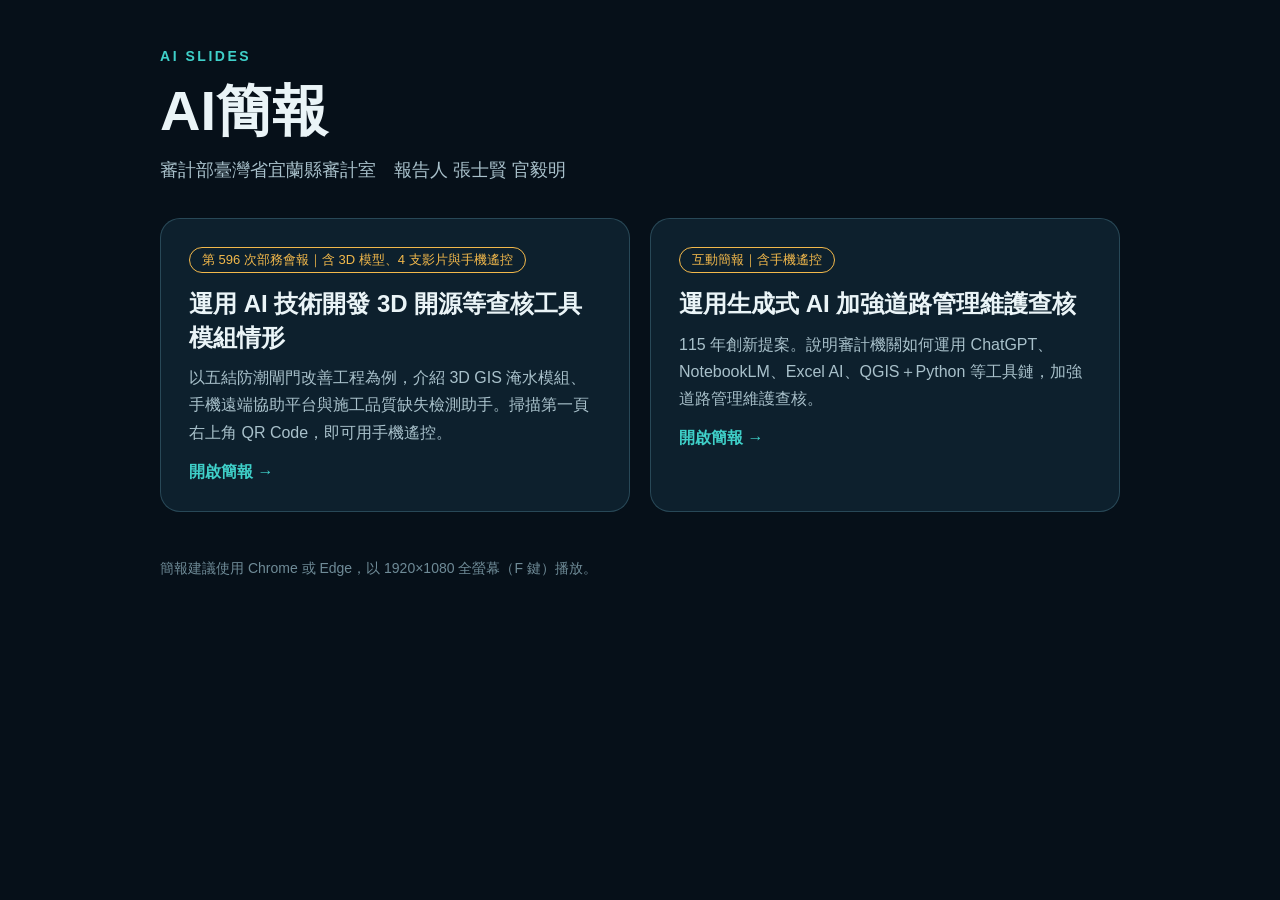
<file: index.html>
<!DOCTYPE html>
<html lang="zh-Hant-TW">
<head>
<meta charset="utf-8">
<meta name="viewport" content="width=device-width, initial-scale=1">
<title>AI簡報｜審計部臺灣省宜蘭縣審計室</title>
<style>
  :root { color-scheme: dark; }
  * { box-sizing: border-box; margin: 0; padding: 0; }
  body { font-family: "Noto Sans TC", "Microsoft JhengHei", "PingFang TC", sans-serif; background: #061019; color: #eaf4f7; min-height: 100vh; padding: 48px 20px 64px; }
  main { max-width: 960px; margin: 0 auto; }
  .kicker { color: #3fd0c9; letter-spacing: .18em; font-size: 14px; font-weight: 700; }
  h1 { font-size: clamp(32px, 6vw, 56px); margin: 10px 0 8px; font-weight: 900; }
  .sub { color: #a9c1cb; font-size: 18px; margin-bottom: 36px; }
  .grid { display: grid; gap: 20px; grid-template-columns: repeat(auto-fit, minmax(300px, 1fr)); }
  a.card { display: block; padding: 28px; border-radius: 20px; background: #0d202d; border: 1px solid rgba(120,190,210,.25); color: inherit; text-decoration: none; transition: transform .2s, border-color .2s; }
  a.card:hover, a.card:focus-visible { transform: translateY(-4px); border-color: #3fd0c9; outline: none; }
  .tag { display: inline-block; font-size: 13px; padding: 3px 12px; border-radius: 999px; border: 1px solid #f2b84b; color: #f2b84b; margin-bottom: 14px; }
  h2 { font-size: 24px; line-height: 1.4; margin-bottom: 10px; }
  p { color: #a9c1cb; line-height: 1.7; font-size: 16px; }
  .go { margin-top: 16px; color: #3fd0c9; font-weight: 700; }
  footer { margin-top: 48px; color: #6f8b97; font-size: 14px; }
</style>
</head>
<body>
<main>
  <div class="kicker">AI SLIDES</div>
  <h1>AI簡報</h1>
  <div class="sub">審計部臺灣省宜蘭縣審計室　報告人 張士賢 官毅明</div>
  <div class="grid">
    <a class="card" href="wujie-floodgate/">
      <span class="tag">第 596 次部務會報｜含 3D 模型、4 支影片與手機遙控</span>
      <h2>運用 AI 技術開發 3D 開源等查核工具模組情形</h2>
      <p>以五結防潮閘門改善工程為例，介紹 3D GIS 淹水模組、手機遠端協助平台與施工品質缺失檢測助手。掃描第一頁右上角 QR Code，即可用手機遙控。</p>
      <div class="go">開啟簡報 →</div>
    </a>
    <a class="card" href="road-audit-ai/">
      <span class="tag">互動簡報｜含手機遙控</span>
      <h2>運用生成式 AI 加強道路管理維護查核</h2>
      <p>115 年創新提案。說明審計機關如何運用 ChatGPT、NotebookLM、Excel AI、QGIS＋Python 等工具鏈，加強道路管理維護查核。</p>
      <div class="go">開啟簡報 →</div>
    </a>
  </div>
  <footer>簡報建議使用 Chrome 或 Edge，以 1920×1080 全螢幕（F 鍵）播放。</footer>
</main>
</body>
</html>
</file>
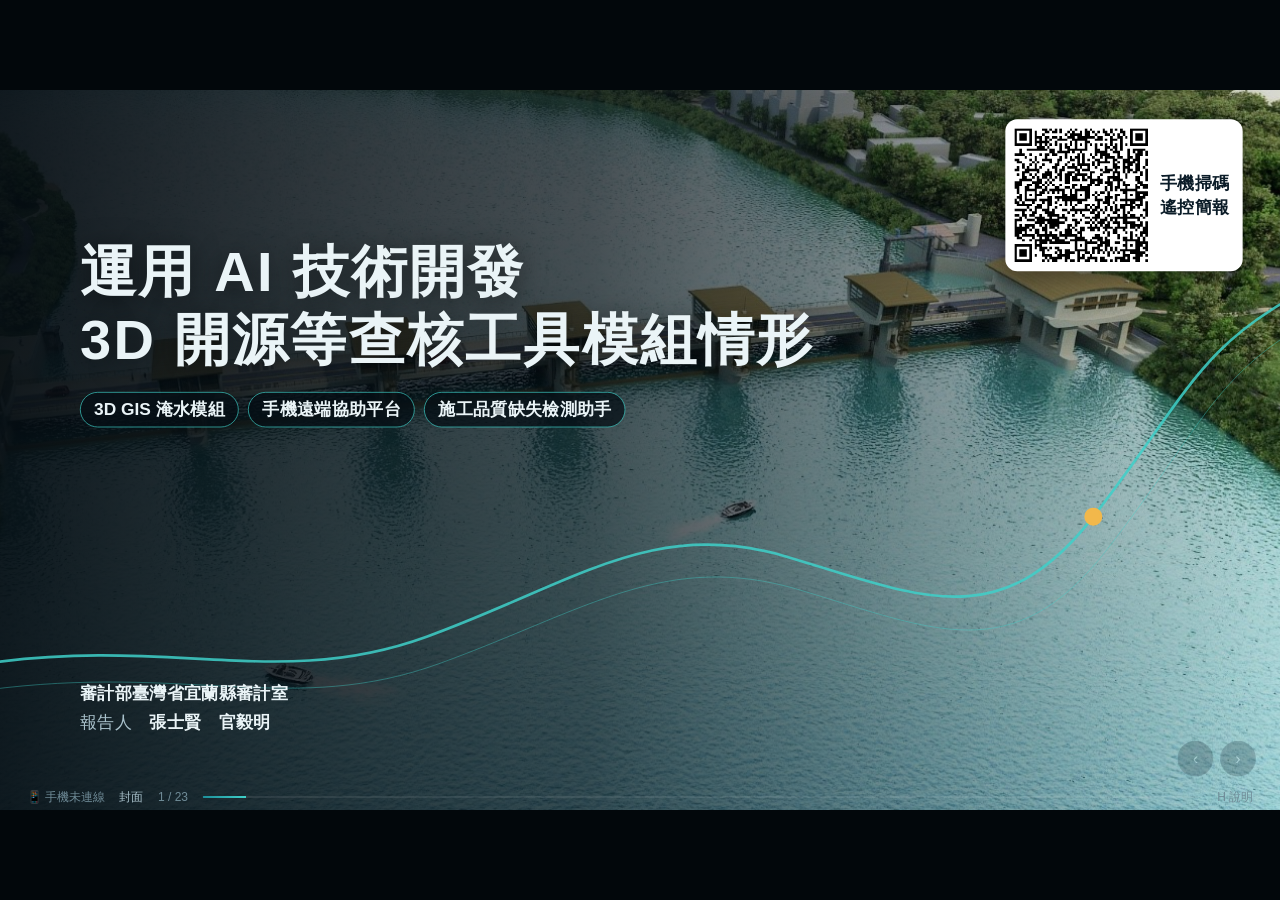
<file: wujie-floodgate/index.html>
<!doctype html>
<html lang="zh-Hant-TW">
<head>
<meta charset="utf-8">
<meta name="viewport" content="width=device-width, initial-scale=1">
<title>運用 AI 技術開發 3D 開源等查核工具模組情形｜宜蘭縣審計室</title>
<link rel="icon" href="data:,">
<link rel="stylesheet" href="style.css">
</head>
<body>
<div id="viewport"><div id="stage">

<section class="slide" id="s-cover" data-sec="封面" data-notes="主席、各位長官、同仁好。宜蘭縣審計室今天報告的題目是「運用 AI 技術開發 3D 開源等查核工具模組情形」。我們以五結防潮閘門改善工程為例，介紹三項自製工具：3D GIS 淹水模組、手機遠端協助平台，以及施工品質缺失檢測助手。
・右上角 QR 可用手機遙控簡報">
  <div class="qrcard an fade" style="--d:1.2s"><div class="qrbox" data-size="200"></div><div class="qrtxt">手機掃碼<br>遙控簡報</div></div>
  <div class="bgimg kenburns" style="background-image:url(img/birdseye.jpg);--kb:24s"></div>
  <div class="shade"></div>
  <svg class="river" viewBox="0 0 1920 1080" fill="none">
    <path class="draw" style="--len:2600;--dur:4s;--d:.4s" d="M-20 860 C 260 820, 420 900, 640 820 S 980 640, 1180 700 S 1500 820, 1640 640 S 1800 380, 1960 300" stroke="#3fd0c9" stroke-width="4" stroke-linecap="round" opacity=".85"/>
    <path class="draw" style="--len:2600;--dur:4.6s;--d:.9s" d="M-20 900 C 280 860, 440 940, 660 860 S 1000 690, 1200 750 S 1520 870, 1660 690 S 1820 430, 1960 350" stroke="#3fd0c9" stroke-width="1.5" opacity=".4"/>
    <circle class="an fade" style="--d:3.6s" cx="1640" cy="640" r="12" fill="#f2b84b"/>
    <circle class="pulse" cx="1640" cy="640" r="12" fill="none" stroke="#f2b84b" stroke-width="3"/>
  </svg>
  <div class="t1">
    <h1 class="an h1v4" style="--d:.9s">運用 AI 技術開發<br>3D 開源等查核工具模組情形</h1>
    <div class="toolchips an" style="--d:1.4s"><span>3D GIS 淹水模組</span><span>手機遠端協助平台</span><span>施工品質缺失檢測助手</span></div>
  </div>
  <div class="meta an" style="--d:1.6s">
    <b>審計部臺灣省宜蘭縣審計室</b><br>
    報告人　<b>張士賢　官毅明</b>
  </div>
</section>

<section class="slide" id="s-agenda" data-sec="簡報大綱" data-notes="今天的報告分五個部分：前言、3D GIS 淹水模組（以五結防潮閘門改善工程為例）、手機遠端協助平台、施工品質缺失檢測助手，最後是結語。">
  <div class="pad"><h2 class="title an" style="--d:.1s">簡報大綱</h2></div>
  <div class="agenda">
    <div class="ag an left" style="--d:0.3s;--pc:#3fd0c9"><b>一</b><div><h3>前言</h3><span>查核挑戰・工具與資安</span></div></div>
    <div class="ag an left" style="--d:0.44999999999999996s;--pc:#5aa9ff"><b>二</b><div><h3>3D GIS 淹水模組</h3><span>五結防潮閘門改善工程</span></div></div>
    <div class="ag an left" style="--d:0.6s;--pc:#a99cff"><b>三</b><div><h3>手機遠端協助平台</h3><span>共享畫面・遠距標記</span></div></div>
    <div class="ag an left" style="--d:0.75s;--pc:#f2b84b"><b>四</b><div><h3>施工品質缺失檢測助手</h3><span>現場拍照・及時回饋審核意見</span></div></div>
    <div class="ag an left" style="--d:0.8999999999999999s;--pc:#6fd38f"><b>五</b><div><h3>結語</h3><span>AI 時代，人人都是開發者</span></div></div>
  </div>
</section>

<section class="slide part-slide" id="s-part1" data-part="1" data-sec="前言" data-notes="首先是前言。" style="--pc:#3fd0c9">
  <div class="pbg"></div>
  <div class="pnum an zoom" style="--d:.15s">一</div>
  <div class="ptxt">
    <div class="pkick an" style="--d:.3s">PART 1</div>
    <h2 class="an" style="--d:.45s">前言</h2>
    <div class="psub an" style="--d:.65s">查核挑戰・工具與資安</div>
    <div class="pitems an" style="--d:.85s"><span>查核挑戰</span><span>工具、技能及資安</span></div>
  </div>
</section>

<section class="slide" data-part="1" id="s-intro" data-sec="前言" data-notes="工程查核常面對三個挑戰：資料龐雜、時間有限；數據表格散在不同版本，亟待消化梳理；還要從零散疑點，聯想出深入的查核方向與意見雛型。因此，宜蘭縣審計室嘗試善用 AI 提升查核效率。接下來由工具開發者報告三項工具。">
  <div class="pad"><div class="kicker sk an" style="--pc:#3fd0c9"><span class="no">一</span>前言</div>
    <h2 class="title an" style="--d:.15s">查核挑戰</h2></div>
  <div class="chal">
    <div class="card cc an" style="--d:.3s"><div class="ci">📚</div><h3>資料龐雜、時間有限</h3><p>規劃期中、期末、基本設計成果與審查紀錄，動輒數百頁，查核期間有限</p></div>
    <div class="card cc an" style="--d:.55s"><div class="ci">📊</div><h3>數據表格亟待梳理</h3><p>流量、水位、堤頂、經費散在不同版本與附錄，需要逐一比對</p></div>
    <div class="card cc an" style="--d:.8s"><div class="ci">💡</div><h3>意見雛型需要深入聯想</h3><p>由零散疑點串成查核方向，形成可追溯的審計意見雛型</p></div>
  </div>
  <svg class="chalarrow" width="1920" height="140" fill="none"><path class="draw" style="--len:400;--d:1.2s;--dur:1s" d="M960 10 V110 M920 75 L960 115 L1000 75" stroke="#f2b84b" stroke-width="6" stroke-linecap="round" stroke-linejoin="round"/></svg>
  <div class="aibig an zoom" style="--d:1.8s">善用 <b>AI</b> 提升查核效率</div>
  <div class="three-tools an" style="--d:2.3s"><span class="lbl">接下來報告三項自製工具</span><span>3D GIS 淹水模組</span><span>手機遠端協助平台</span><span>施工品質缺失檢測助手</span></div>
</section>

<section class="slide" data-part="1" id="s-tools" data-sec="前言" data-notes="我們用到的工具各有分工：本部 Copilot 負責協作，像文件摘要、會議彙整與意見草擬；Claude 負責程式開發，包括長文件比對與 3D 模型撰寫；Python 負責資料庫與公式驗算；GIS 與 Three.js 負責 3D 展示。資安上，我們堅持資料分級、脫敏去識別、最小揭露、人工檢查與權限控管。Copilot 與 Claude 分屬不同工具，最後判斷仍由專業與審計人員完成。">
  <div class="pad"><div class="kicker sk an" style="--pc:#3fd0c9"><span class="no">一</span>前言</div>
    <h2 class="title an" style="--d:.15s">工具、技能及<em>資安防護</em></h2></div>
  <div class="toolgrid">
    <div class="card tg an left" style="--d:.3s"><b>Copilot</b><span class="role">協作</span><p>本部 Copilot：文件摘要、會議彙整、意見草擬</p></div>
    <div class="card tg an left" style="--d:.45s"><b>Claude</b><span class="role">程式開發</span><p>長文件逐版比對、程式與 3D 模型撰寫</p></div>
    <div class="card tg an left" style="--d:.6s"><b>Python</b><span class="role">驗算</span><p>資料庫、公式驗算、比對表</p></div>
    <div class="card tg an left" style="--d:.75s"><b>GIS／Three.js</b><span class="role">展示</span><p>NLSC 圖資、DTM 地形、3D 互動場景</p></div>
  </div>
  <div class="secbox an right" style="--d:.9s">
    <h3>🔒 資安防護</h3>
    <ol><li><b>資料分級</b>機敏與公開資料分開處理</li><li><b>脫敏去識別</b>個資、人名不上傳、不公開</li><li><b>最小揭露</b>只提供完成任務所需資料</li><li><b>人工檢查</b>AI 產出逐項複核後才採用</li><li><b>權限控管</b>金鑰不寫入程式庫，連線憑證短效</li></ol>
  </div>
  <div class="position-note an" style="--d:1.4s;bottom:110px">Copilot 與 Claude 分屬不同工具，各司其職；<b style="color:#f2b84b">最後判斷仍由專業與審計人員完成</b></div>
</section>

<section class="slide part-slide" id="s-part2" data-part="2" data-sec="3D GIS 淹水模組" data-notes="第二部分，以五結防潮閘門改善工程為例，說明 3D GIS 淹水模組。" style="--pc:#5aa9ff">
  <div class="pbg"></div>
  <div class="pnum an zoom" style="--d:.15s">二</div>
  <div class="ptxt">
    <div class="pkick an" style="--d:.3s">PART 2</div>
    <h2 class="an" style="--d:.45s">3D GIS 淹水模組</h2>
    <div class="psub an" style="--d:.65s">五結防潮閘門改善工程</div>
    <div class="pitems an" style="--d:.85s"><span>資料梳理：三個關鍵面向</span><span>評估與驗證：3D 模組 × 專家諮詢</span><span>查核意見 ↔ 機關回覆</span></div>
  </div>
</section>

<section class="slide" id="s-core" data-part="2" data-sec="3D GIS 淹水模組" data-notes="面對龐大的期初、期中、期末與基本設計資料，我們運用 AI 快速梳理數據，聚焦一個核心：規劃設計審查意見有沒有在報告結論中落實。AI 爬梳出三個關鍵面向：第一，設計參數需釐清，Q10 先後採用 6 種設計值，最後保守採 1,088 cms，益本比只有 0.69；第二，工程計畫外的堤防缺口，1K+600 堤頂不足 0.22 公尺，加高經費未納入；第三，極端狀況下需要加設抽水站，關閘期間兩岸抽水站須減排 25 cms，卻沒有功能減損的量化評估。">
  <div class="pad"><div class="kicker sk an" style="--pc:#5aa9ff"><span class="no">二</span>3D GIS 淹水模組</div>
    <h2 class="title an" style="--d:.15s">資料梳理：快速切入<em>核心議題</em></h2></div>
  <div class="docrow">
    <div class="dstack an left" style="--d:.3s"><span>期初</span><span>期中</span><span>期末</span><span>基本設計</span></div>
    <div class="darrow an fade" style="--d:.6s"><b>AI 快速爬梳</b><svg width="150" height="40" fill="none"><path class="draw" style="--len:200;--d:.7s;--dur:.8s" d="M4 20 H140 M120 6 L142 20 L120 34" stroke="#5aa9ff" stroke-width="5" stroke-linecap="round"/></svg></div>
    <div class="opbox an right" style="--d:.9s"><div class="opk">檢視規劃設計審查意見是否於報告結論落實</div><p>設計五結防潮閘門改善工程缺乏益本比分析選擇最佳方案，最終採保守數值設計，致益本比偏低；未將工區外堤防高程不足併入建設計畫解決，潛藏溢堤風險；對於須仰賴冬山河兩岸抽水站降低洪災，尚乏抽水功能減損等極限情形之量化評估，允宜檢討改進，確保完工後達成長期防洪禦潮功能及保障冬山河沿岸地區安全</p></div>
  </div>
  <div class="aspects">
    <div class="asp an" style="--d:1.4s;--ac:#f2b84b"><div class="an-no">(1)</div><h3>設計參數需釐清</h3><ul><li>Q10 先後採 6 種設計值（922、856、775、938、750、1,088 cms）</li><li>保守採 1,088 cms 為目標年（2070 年）Q10</li><li>益本比 0.69，未比較不同方案</li></ul></div>
    <div class="asp an" style="--d:1.65s;--ac:#ff6b5e"><div class="an-no">(2)</div><h3>工程計畫外堤防缺口</h3><ul><li>工區外 1K+600 現況堤頂 EL3.20 m</li><li>目標年（2070 年）需 EL3.42 m，不足 0.22 m</li><li>加高經費未納入工程計畫</li></ul></div>
    <div class="asp an" style="--d:1.9s;--ac:#3fd0c9"><div class="an-no">(3)</div><h3>極端狀況下需要加設抽水站（> 5 cms）</h3><ul><li>關閘期間高地洪峰 750 cms，計畫洪水量 775 cms</li><li>兩岸抽水站須減排 25 cms</li><li>未見抽水功能減損之量化評估</li></ul></div>
  </div>
</section>

<section class="slide" id="s-eval" data-calc="1" data-part="2" data-sec="3D GIS 淹水模組" data-notes="接著運用自行開發的 3D 模組評估影響：目標年 2070 年施作後洪水位 EL2.92 公尺，出水高只有 0.28 公尺，堤頂不足 0.22 公尺。再透過水利專家諮詢，三個面向的查核方向都獲得確認。
・點「AI 輔助參數」（或手機同名按鈕）開啟 Q25 合理性計算式，再點一次關閉">
  <div class="pad"><div class="kicker sk an" style="--pc:#5aa9ff"><span class="no">二</span>3D GIS 淹水模組</div>
    <h2 class="title an" style="--d:.15s">評估與驗證：<em>3D 模組 × 專家諮詢</em></h2></div>
  <div class="evleft an left" style="--d:.3s">
    <div class="evimg" style="background-image:url(media/shots/risk-1088-after.jpg)"></div>
    <div class="evtag">3D 模組評估影響｜目標年（2070）Q10 1,088 cms</div>
    <div class="evnums">
      <div><span>施作前 洪水位</span><b>EL3.17</b></div>
      <div><span>施作後 洪水位</span><b>EL2.92</b></div>
      <div><span>出水高</span><b class="bad">0.28 m</b></div>
      <div><span>堤頂不足</span><b class="bad">0.22 m</b></div>
    </div>
    <button class="calc-trigger evcalc">AI 輔助參數：Q25 合理性計算式</button>
  </div>
  <div class="evright">
    <div class="kicker an" style="--d:.5s;font-size:24px">專家諮詢：確認查核意見方向</div>
    <div class="evx an right" style="--d:0.7s;--ac:#f2b84b"><b>(1) 設計參數需釐清</b><p>現況 Q25 直接轉為未來 Q10，論證偏弱，應比較方案</p><span class="ok">✓ 方向確認</span></div>
    <div class="evx an right" style="--d:0.95s;--ac:#ff6b5e"><b>(2) 工程計畫外堤防缺口</b><p>採 1,088 cms 高標準，堤防須全段加高並編列經費</p><span class="ok">✓ 方向確認</span></div>
    <div class="evx an right" style="--d:1.2s;--ac:#3fd0c9"><b>(3) 極端狀況下需要加設抽水站（> 5 cms）</b><p>閘門通洪 750 對計畫 775 cms，缺口仰賴抽水站</p><span class="ok">✓ 方向確認</span></div>
  </div>
  <div class="evflow an" style="--d:1.6s"><span>3D 模組評估影響</span><i>→</i><span>專家諮詢確認</span><i>→</i><span class="hl">查核意見方向正確</span></div>
  <div class="calcpop" aria-live="polite">
    <div class="ch">AI 輔助整理參數｜「採用現況 Q25（1,088 cms）作為目標年（2070）堤防保護能力依據」之合理性評估</div>
    <div class="cgrid">
      <div class="cbox">
        <div class="cl">設定</div><div class="cf">設計標準　Z<sub>req</sub> ≥ h(Q10)＋0.5 m（出水高）；且 h(Q25) ≤ Z（不溢堤）</div>
        <div class="cl">目標年流量</div><div class="cf">Q<sub>2070,Q10</sub>＝現況 Q25＝<b>1,088 cms</b>＝1.16 × 現況 Q10（938 cms）</div>
        <div class="cl">洪水位</div><div class="cf">h＝f(Q, 斷面, 外水位 EL2.66 m)</div>
        <div class="cl">① 堤頂高（1K+600）</div><div class="cf">Z<sub>req</sub>＝2.92＋0.50＝<b>EL3.42 m</b><br>F<sub>現況</sub>＝3.20−2.92＝<b class="bad">0.28 m＜0.5 m　不符</b><br>ΔZ＝3.42−3.20＝<b class="bad">＋0.22 m（需加高）</b><br>不溢堤：h(1,088)＝2.92＜3.20　<b class="ok">符合</b></div>
        <div class="cl">② 閘門排洪</div><div class="cf">q＝1,088÷183 m＝<b>5.95 cms/m</b>；6 道全開可通過；改建後洪水位降低 0.10～0.13 m（通水遮斷率 20.7%→8.6%）</div>
        <div class="cl">③ 關閘禦潮</div><div class="cf">高地洪水 750 cms、抽水站減排 25 cms、內水 EL2.46 m、防潮標準 EL3.0 m</div>
      </div>
      <div class="cbox judge">
        <div class="jt">評估結論</div>
        <div class="jv">方向合理，惟屬<b>「超標保守設計」</b></div>
        <div class="jok">合理：規劃階段既定假設；現況 Q10→Q25 增幅 1.16 倍（＋16%），與氣候變遷短延時降雨增幅（＋10～20%）量級相符；演算鏈完整</div>
        <div class="jng">待檢討：現況 Q25 與目標年 Q10 統計意涵不同；等於將治理標準由 Q10 提升至 Q25，須經核定並反映經費；1K+600 即暴露此矛盾</div>
      </div>
    </div>
  </div>
</section>

<section class="slide" data-part="2" id="s-live1" data-sec="3D GIS 淹水模組" data-model="8771" data-model-path="/model/" data-model-rel="models/risk/model/" data-fallback="media/shots/risk-1088-before.jpg" data-notes="這是實際執行的 3D GIS 淹水模組，依目前的設計標準進行模擬。以目標年 2070 年 Q10 一千零八十八 cms 為例，施作前 1K+600 水位 EL3.17 公尺，施作後 EL2.92 公尺；現況堤頂 EL3.20 公尺，出水高只剩 0.28 公尺。模型是空間篩檢，不取代正式水理模式。
・手機會顯示模型即時畫面：在畫面上拖曳旋轉、輕點點選；下方按鈕切換情境、年份與視角
・誤開物件資訊等彈窗時，按手機「✕ 關閉模型彈窗」">
  <div class="modelhead"><div class="kicker sk an" style="--pc:#5aa9ff"><span class="no">二</span>3D GIS 淹水模組</div></div>
  <div class="modelwrap an fade" style="--d:.2s"><div class="fallback" data-msg="模型載入中…（離線時顯示預錄畫面）"></div><span class="live">LIVE｜Three.js</span></div>
  <div class="modelside">
    <div class="card an right" style="--d:.4s;padding:20px 22px">
      <table class="sctable">
        <tr><th>Q10 情境</th><th>洪峰</th><th>施作前</th><th>施作後</th></tr>
        <tr><td class="n">一般治理 2020</td><td>775</td><td>2.91</td><td>2.79</td></tr>
        <tr class="hl"><td class="n">目標年 2070</td><td>1,088</td><td>3.17</td><td>2.92</td></tr>
        <tr><td class="n">關閘禦潮</td><td>750</td><td>—</td><td>2.46†</td></tr>
      </table>
      <div class="hint" style="font-size:16px;margin-top:10px;color:#6f8b97">單位：cms、EL m（1K+600）。† 操作歷程最高內水，非 1K+600，不得與 775 直接計算改善效益。堤頂 EL3.20 m。</div>
    </div>
    <div class="hint an right" style="--d:.6s">操作：右側快捷列 <b>775／750／1088</b> 切流量，<b>前／後</b> 切工程施作前後；拖曳旋轉、滾輪縮放。</div>
  </div>
</section>

<section class="slide" data-part="2" id="s-live2" data-sec="3D GIS 淹水模組" data-model="8772" data-model-path="/model/" data-model-rel="models/audit/model/" data-fallback="media/shots/audit-view-1-斜視.jpg" data-notes="納入專家意見後的 3D 成果模組，把五個風險查核點放回現場。三個關鍵風險：益本比 0.69、目標年堤頂不足 0.22 公尺、關閘期間依賴抽水站減排 25 cms。審核通知據此提出三項建議：強化經濟性、強化完整性、強化韌性。
・手機會顯示模型即時畫面；點「？1～？5」開啟查核點分析卡，「✕ 關閉模型彈窗」關閉
・點「無人機」視角後，手機出現無人機控制器：按住前進／後退／左右轉／上升／下降">
  <div class="modelhead"><div class="kicker sk an" style="--pc:#5aa9ff"><span class="no">二</span>3D GIS 淹水模組</div></div>
  <div class="modelwrap an fade" style="--d:.2s"><div class="fallback" data-msg="模型載入中…（離線時顯示預錄畫面）"></div><span class="live">LIVE｜Three.js</span></div>
  <div class="modelside">
    <div class="card an right" style="--d:.4s;padding:16px 20px">
      <div class="kicker" style="font-size:18px;margin-bottom:8px">關鍵風險</div>
      <div class="krow"><b class="num" style="color:#f2b84b">0.69</b><span>益本比偏低</span></div>
      <div class="krow"><b class="num" style="color:#ff6b5e">0.22 m</b><span>1K+600 堤頂不足（目標年 2070）</span></div>
      <div class="krow"><b class="num" style="color:#3fd0c9">25 cms</b><span>關閘期間依賴抽水站減排</span></div>
    </div>
    <div class="card an right" style="--d:.6s;padding:16px 20px">
      <div class="kicker" style="font-size:18px;margin-bottom:8px">審核通知三項建議</div>
      <div class="rec"><b style="color:#f2b84b">強化經濟性</b>比較不同流量方案之成本效益</div>
      <div class="rec"><b style="color:#ff6b5e">強化完整性</b>併同研謀 1K+600 周邊堤防加高</div>
      <div class="rec"><b style="color:#3fd0c9">強化韌性</b>量化抽水站失效極限情形並研謀因應</div>
    </div>
    <div class="hint an right" style="--d:.8s;font-size:18px;line-height:1.6"><b>AUD-01～05</b>：內外水條件｜堤岸安全餘裕｜極端越波｜閘門多門失效｜抽水站聯合操作</div>
  </div>
</section>

<section class="slide" id="s-reply" data-part="2" data-sec="3D GIS 淹水模組" data-notes="左邊是審核通知的查核意見，依三個面向拆分；右邊是宜蘭縣政府的回覆。設計參數部分，縣府說明各流量情境下閘內最高水位皆能達到防洪保護標準，並已檢討不可計效益，嗣後將於評估成果納入益本比檢討；堤防部分，已依審核通知意見納入後續建設計畫參考；抽水站部分，將增設 30 cms 的冬山河主流抽水站，超過減排所需的 25 cms，以增加防洪安全。">
  <div class="pad"><div class="kicker sk an" style="--pc:#5aa9ff"><span class="no">二</span>3D GIS 淹水模組</div>
    <h2 class="title an" style="--d:.15s">查核成果：<em>查核意見 ↔ 機關回覆</em></h2></div>
  <div class="rptitle an" style="--d:.25s"><b>審核通知建議意見</b><p>設計五結防潮閘門改善工程缺乏益本比分析選擇最佳方案，最終採保守數值設計，致益本比偏低；未將工區外堤防高程不足併入建設計畫解決，潛藏溢堤風險；對於須仰賴冬山河兩岸抽水站降低洪災，尚乏抽水功能減損等極限情形之量化評估，允宜檢討改進，確保完工後達成長期防洪禦潮功能及保障冬山河沿岸地區安全</p></div>
  <div class="rphead"><span>審核通知・查核意見</span><span>宜蘭縣政府回覆</span></div>
  <div class="rplist">
    <div class="rprow" style="--ac:#f2b84b">
      <div class="rpq an left" style="--d:0.4s"><em>(1) 設計參數需釐清</em><p>缺乏益本比分析選擇最佳方案，最終採保守數值設計，致益本比偏低</p></div>
      <svg class="rparr an fade" style="--d:0.6s" width="90" height="40" fill="none"><path d="M6 20 H76 M60 8 L80 20 L60 32" stroke="currentColor" stroke-width="5" stroke-linecap="round" stroke-linejoin="round"/></svg>
      <div class="rpr an right" style="--d:0.8s"><p>防洪設計水位採 EL+3.00 m，比較 Q10 計畫洪水 856、775 cms 及目標年 2070 年 1,088 cms，閘內最高水位分別為 EL+2.69、EL+2.68 及 EL+2.70，皆能達到防洪保護標準。</p><p>除前開可計效益外，另已檢討落實友善環境、推動文化觀光、促進稅收增加等不可計效益之評估。嗣後依審核通知意見注意於評估成果納入益本比檢討內容。</p></div>
    </div>
    <div class="rprow" style="--ac:#ff6b5e">
      <div class="rpq an left" style="--d:0.9s"><em>(2) 工程計畫外堤防缺口</em><p>未將工區外堤防高程不足併入建設計畫解決，潛藏溢堤風險</p></div>
      <svg class="rparr an fade" style="--d:1.1s" width="90" height="40" fill="none"><path d="M6 20 H76 M60 8 L80 20 L60 32" stroke="currentColor" stroke-width="5" stroke-linecap="round" stroke-linejoin="round"/></svg>
      <div class="rpr an right" style="--d:1.3s"><p>已依審核通知意見納入後續建設計畫參考。</p></div>
    </div>
    <div class="rprow" style="--ac:#3fd0c9">
      <div class="rpq an left" style="--d:1.4s"><em>(3) 極端狀況下需要加設抽水站（> 5 cms）</em><p>須仰賴冬山河兩岸抽水站降低洪災，尚乏抽水功能減損等極限情形之量化評估</p></div>
      <svg class="rparr an fade" style="--d:1.6s" width="90" height="40" fill="none"><path d="M6 20 H76 M60 8 L80 20 L60 32" stroke="currentColor" stroke-width="5" stroke-linecap="round" stroke-linejoin="round"/></svg>
      <div class="rpr an right" style="--d:1.8s"><p>兩岸抽水站減排 25 cms 之彈性做法，為增設 30 cms 之冬山河主流抽水站，以增加防洪之安全。</p></div>
    </div>
  </div>
  <div class="rpnote an" style="--d:2.4s">機關回覆摘要：補充不可計效益評估、嗣後納入<b>益本比檢討</b>；堤防缺口納入<b>後續建設計畫</b>參考；增設 <b>30 cms</b> 主流抽水站（&gt; 減排需求 25 cms）</div>
</section>

<section class="slide" id="s-filmA" data-part="2" data-sec="3D GIS 淹水模組" data-film="a" data-notes="（播放短片，無需口述。）
・進頁自動播放；空白鍵暫停、C 字幕、R 從頭">
  <div class="film paused" data-film-id="a">
    <div class="ftitle"><b>短片</b>查核過程與影響分析</div>
    <div class="chap"><div class="c1"></div><div class="c2"></div></div>

<div class="scene" data-scene="e1">
      <div class="rcol">
        <div class="rcard an left" style="--d:0.22s"><b>規劃期中</b><span>Q10 846／922 cms</span></div>
        <div class="rcard an left" style="--d:0.49s"><b>規劃期末</b><span>Q10 856 cms</span></div>
        <div class="rcard an left" style="--d:0.76s"><b>基本設計成果</b><span>Q10 775 cms｜目標年 1,088 cms</span></div>
      </div>
      <svg style="position:absolute;left:560px;top:250px" width="280" height="420" fill="none"><path class="draw" style="--len:1400;--d:2.20s;--dur:2s" d="M0 44.5 C 140 44.5, 140 36, 280 36 M0 217.5 C 140 217.5, 140 120, 280 120 M0 390.5 C 140 390.5, 140 204, 280 204 M0 390.5 C 140 390.5, 140 288, 280 288" stroke="#3fd0c9" stroke-width="3" stroke-dasharray="6 8"/></svg>
      <div class="tcol">
        <div class="kicker an" style="--d:0.93s">審查意見追蹤（原意見 → 回復 → 落實）</div>
          <div class="trow an right" style="--d:1.09s"><b>設計流量</b><span>Q10 計畫洪水量設計值先後採 6 種不同標準</span><em class="">部分落實</em></div>
          <div class="trow an right" style="--d:1.96s"><b>外水位</b><span>要求比較較高外水位 EL2.89 m 之影響</span><em class="">待確認</em></div>
          <div class="trow an right" style="--d:2.83s"><b>堤頂高</b><span>工區外 1K+600 堤頂與目標年洪水位之出水高</span><em class="bad">未落實</em></div>
          <div class="trow an right" style="--d:3.70s"><b>抽排依賴</b><span>關閘期間兩岸抽水站須減排 25 cms</span><em class="bad">未落實</em></div>
      </div>
    </div>

    <div class="scene" data-scene="e2">
      <div class="aspects film3">
        <div class="asp an" style="--d:0.40s;--ac:#f2b84b"><div class="an-no">(1)</div><h3>設計參數需釐清</h3><ul><li>Q10 先後採 6 種設計值（922、856、775、938、750、1,088 cms）</li><li>保守採 1,088 cms 為目標年（2070 年）Q10</li><li>益本比 0.69，未比較不同方案</li></ul></div>
        <div class="asp an" style="--d:1.80s;--ac:#ff6b5e"><div class="an-no">(2)</div><h3>工程計畫外堤防缺口</h3><ul><li>工區外 1K+600 現況堤頂 EL3.20 m</li><li>目標年（2070 年）需 EL3.42 m，不足 0.22 m</li><li>加高經費未納入工程計畫</li></ul></div>
        <div class="asp an" style="--d:3.20s;--ac:#3fd0c9"><div class="an-no">(3)</div><h3>極端狀況下需要加設抽水站（> 5 cms）</h3><ul><li>關閘期間高地洪峰 750 cms，計畫洪水量 775 cms</li><li>兩岸抽水站須減排 25 cms</li><li>未見抽水功能減損之量化評估</li></ul></div>
      </div>
    </div>

<div class="scene" data-scene="e3">
      <div class="shotimg kenburns" style="background-image:url(media/shots/risk-00-start.jpg);--kb:7.22s;transform-origin:62% 50%"></div>
      <div class="xfade" style="background-image:url(media/shots/risk-1088-before.jpg);--d:2.46s;--xd:0.18s"></div>
      <div class="xfade" style="background-image:url(media/shots/risk-1088-after.jpg);--d:4.31s;--xd:0.18s"></div>
      <span class="real" style="left:470px;top:100px">實際運行畫面｜主模型</span>
      <div class="glass an right" style="--d:0.23s;right:80px;top:200px;width:540px">
        <div class="kicker" style="font-size:20px;margin-bottom:10px">場景規格</div>
        <div class="chipcol">
          <div class="chip">NLSC 正射影像＋三維建物</div>
          <div class="chip">20 m DTM → 40 m 分析格網</div>
          <div class="chip">Three.js／WebGL 互動場景</div>
          <div class="chip">區域 16×16 km｜工程細部 0.4×0.4 km</div>
        </div>
      </div>
      <div class="glass" style="right:80px;top:640px;width:540px;height:200px">
        <div style="position:absolute;inset:22px 28px">
          <div class="rdi" style="--d:2.46s"><div class="kicker" style="font-size:20px;color:#ff6b5e">目標年（2070）Q10 1,088 cms</div><div class="num" style="font-size:64px;font-weight:700">施作前 EL3.17</div></div>
          <div class="rdi" style="--d:4.31s"><div class="kicker" style="font-size:20px;color:#ff6b5e">目標年（2070）Q10 1,088 cms</div><div class="num" style="font-size:64px;font-weight:700;color:#f2b84b">施作後 EL2.92</div></div>
        </div>
      </div>
    </div>

<div class="scene" data-scene="e4">
      <div style="position:absolute;left:100px;right:100px;top:160px">
        <div class="kicker an">專家諮詢矩陣（會議紀錄）</div>
        <table class="an" style="--d:0.17s;width:100%;margin-top:22px;border-collapse:separate;border-spacing:0 14px;font-size:32px">
          <tr style="color:#6f8b97;font-size:20px"><td style="padding:0 18px">議題</td><td>專家意見</td><td style="width:330px">審計處理</td></tr>
          <tr class="an left" style="--d:0.53s;background:rgba(13,32,45,.9)"><td style="padding:24px 22px;font-weight:800;width:260px">設計流量依據</td><td>現況 Q25 直接轉未來 Q10，論證偏弱</td><td><span class="tag a">審核通知 一(二)</span></td></tr>
          <tr class="an left" style="--d:1.05s;background:rgba(13,32,45,.9)"><td style="padding:24px 22px;font-weight:800;width:260px">堤防完整性</td><td>目標年（2070）1,088 cms 下堤頂缺口 22 公分，須全段加高</td><td><span class="tag a">審核通知 一(三)</span></td></tr>
          <tr class="an left" style="--d:1.58s;background:rgba(13,32,45,.9)"><td style="padding:24px 22px;font-weight:800;width:260px">閘門與抽水站</td><td>通洪 750 對 775 cms，缺口仰賴抽水站</td><td><span class="tag a">審核通知 一(四)</span></td></tr>
          <tr class="an left" style="--d:2.11s;background:rgba(13,32,45,.9)"><td style="padding:24px 22px;font-weight:800;width:260px">水理參數</td><td>N 值前後不一、未律定驗證</td><td><span class="tag d">待補證</span></td></tr>
          <tr class="an left" style="--d:2.63s;background:rgba(13,32,45,.9)"><td style="padding:24px 22px;font-weight:800;width:260px">模擬情境</td><td>聚焦保護標準；強調未加高堤防之風險</td><td><span class="tag c">修正模型解讀</span></td></tr>
        </table>
      </div>
    </div>

<div class="scene" data-scene="b3">
      <div style="position:absolute;left:80px;top:160px;width:860px;height:640px;border-radius:18px;overflow:hidden">
        <div class="shotimg" style="background-image:url(media/shots/risk-1088-before.jpg);filter:saturate(.6) brightness(.7)"></div>
        <div style="position:absolute;left:24px;top:20px;font-size:34px;font-weight:900;color:#ff6b5e">修正前</div>
        <div class="glass an" style="--d:0.29s;left:24px;bottom:24px;right:24px;font-size:24px;line-height:1.6">呈現大規模溢淹範圍與受災房屋棟數<br><span style="color:#6f8b97;font-size:20px">易被誤讀為受災結論</span></div>
      </div>
      <svg class="an fade" style="--d:0.59s;position:absolute;left:950px;top:440px" width="80" height="80"><path d="M10 40 H66 M46 18 L68 40 L46 62" stroke="#f2b84b" stroke-width="6" fill="none"/></svg>
      <div class="chipcol" style="position:absolute;left:1040px;right:80px;top:170px">
        <div class="kicker an" style="--d:0.71s;color:#3fd0c9;font-size:34px">修正後</div>
        <div class="chip an right" style="--d:0.89s">聚焦目標年（2070）Q10 1,088 cms<small>保留 775、750 與 1,088 三種 Q10 情境</small></div>
        <div class="chip an right" style="--d:1.48s">正式文件、算術推導、空間判釋分開標示<small>A／B／C／D 證據分級</small></div>
        <div class="chip an right" style="--d:2.07s">建物以「X／Y 部分範圍」呈現<small>不等於全區總數或受災戶數</small></div>
        <div class="chip an right" style="--d:2.66s">750 與 775 不同口徑，不直接相減求效益</div>
      </div>
    </div>

<div class="scene" data-scene="b4">
      <div style="position:absolute;left:80px;right:80px;top:180px">
        <div class="kicker an">審計意見四段式（以 1K+600 堤防為例）</div>
        <div style="display:grid;grid-template-columns:repeat(4,1fr);gap:20px;margin-top:24px">
          <div class="card an" style="--d:0.45s;min-height:380px"><div style="font-size:22px;color:#6fd38f;letter-spacing:.1em">查核事實</div><div style="font-size:27px;line-height:1.55;margin-top:12px">1K+600 現況堤頂 EL3.20 m；目標年（2070 年）施作後洪水位 EL2.92 m</div></div>
          <div class="card an" style="--d:1.36s;min-height:380px"><div style="font-size:22px;color:#3fd0c9;letter-spacing:.1em">依據</div><div style="font-size:27px;line-height:1.55;margin-top:12px">區域排水整治規劃參考手冊：出水高 50 公分為原則</div></div>
          <div class="card an" style="--d:2.26s;min-height:380px"><div style="font-size:22px;color:#f2b84b;letter-spacing:.1em">風險及影響</div><div style="font-size:27px;line-height:1.55;margin-top:12px">不足 0.22 m，工區外仍有溢堤風險；加高經費未納編</div></div>
          <div class="card an" style="--d:3.16s;min-height:380px;border-color:#f2b84b"><div style="font-size:22px;color:#ff6b5e;letter-spacing:.1em">建議事項</div><div style="font-size:27px;line-height:1.55;margin-top:12px">併同本工程研謀施工範圍外堤防（1K+600 周邊）加高</div></div>
        </div>
      </div>
    </div>

<div class="scene" data-scene="b5">
      <svg style="position:absolute;left:0;top:240px" width="1920" height="420" fill="none" font-family="Microsoft JhengHei" text-anchor="middle">
        <path class="draw" style="--len:1500;--d:0.12s;--dur:3.6s" d="M260 160 H1660" stroke="#3fd0c9" stroke-width="4"/>
        <g class="an zoom" style="--d:0.18s"><rect x="140" y="90" width="240" height="140" rx="18" fill="#0d202d" stroke="#3fd0c9" stroke-width="2"/><text x="260" y="152" font-size="30" fill="#eaf4f7" font-weight="800">工作底稿</text><text x="260" y="192" font-size="20" fill="#6f8b97">查核人員</text></g>
        <g class="an zoom" style="--d:0.90s"><rect x="560" y="90" width="240" height="140" rx="18" fill="#0d202d" stroke="#3fd0c9" stroke-width="2"/><text x="680" y="152" font-size="30" fill="#eaf4f7" font-weight="800">調查報告</text><text x="680" y="192" font-size="20" fill="#6f8b97">擬議處理意見</text></g>
        <g class="an zoom" style="--d:1.61s"><rect x="980" y="90" width="240" height="140" rx="18" fill="#0d202d" stroke="#3fd0c9" stroke-width="2"/><text x="1100" y="152" font-size="30" fill="#eaf4f7" font-weight="800">內部複核</text><text x="1100" y="192" font-size="20" fill="#6f8b97">主任核定</text></g>
        <g class="an zoom" style="--d:2.33s"><rect x="1400" y="70" width="280" height="180" rx="18" fill="#2f2510" stroke="#f2b84b" stroke-width="3"/><text x="1540" y="148" font-size="36" fill="#f2b84b" font-weight="900">審核通知</text><text x="1540" y="192" font-size="20" fill="#eaf4f7">建議事項＋查明處理 4 項</text></g>
        <text class="an fade" style="--d:2.99s" x="960" y="370" font-size="34" fill="#eaf4f7" font-weight="800">強化經濟性・強化完整性・強化韌性</text>
      </svg>
    </div>

    <div class="scene" data-scene="e5">
      <div class="rplist film3">
        <div class="rprow" style="--ac:#f2b84b"><div class="rpq an left" style="--d:0.30s"><em>(1) 設計參數需釐清</em></div><svg class="rparr an fade" style="--d:0.50s" width="90" height="40" fill="none"><path d="M6 20 H76 M60 8 L80 20 L60 32" stroke="currentColor" stroke-width="5" stroke-linecap="round" stroke-linejoin="round"/></svg><div class="rpr an right" style="--d:0.70s"><p>補充不可計效益評估，嗣後納入益本比檢討</p></div></div>
        <div class="rprow" style="--ac:#ff6b5e"><div class="rpq an left" style="--d:1.50s"><em>(2) 工程計畫外堤防缺口</em></div><svg class="rparr an fade" style="--d:1.70s" width="90" height="40" fill="none"><path d="M6 20 H76 M60 8 L80 20 L60 32" stroke="currentColor" stroke-width="5" stroke-linecap="round" stroke-linejoin="round"/></svg><div class="rpr an right" style="--d:1.90s"><p>納入後續建設計畫參考</p></div></div>
        <div class="rprow" style="--ac:#3fd0c9"><div class="rpq an left" style="--d:2.70s"><em>(3) 極端狀況下需要加設抽水站（> 5 cms）</em></div><svg class="rparr an fade" style="--d:2.90s" width="90" height="40" fill="none"><path d="M6 20 H76 M60 8 L80 20 L60 32" stroke="currentColor" stroke-width="5" stroke-linecap="round" stroke-linejoin="round"/></svg><div class="rpr an right" style="--d:3.10s"><p>增設 30 cms 冬山河主流抽水站</p></div></div>
      </div>
    </div>

    <div class="sub"></div>
    <button class="bigplay" aria-label="播放">▶</button>
    <div class="ctrl"><button data-act="play" aria-label="播放或暫停">▶</button><button data-act="restart" aria-label="從頭播放">⟲</button><button data-act="cc" aria-label="字幕開關">字幕</button><div class="track"><i></i></div><div class="time">0:00 / 0:00</div></div>
  </div>
</section>

<section class="slide part-slide" id="s-part3" data-part="3" data-sec="手機遠端協助平台" data-notes="第三部分，手機遠端協助平台。" style="--pc:#a99cff">
  <div class="pbg"></div>
  <div class="pnum an zoom" style="--d:.15s">三</div>
  <div class="ptxt">
    <div class="pkick an" style="--d:.3s">PART 3</div>
    <h2 class="an" style="--d:.45s">手機遠端協助平台</h2>
    <div class="psub an" style="--d:.65s">共享畫面・遠距標記</div>
    <div class="pitems an" style="--d:.85s"><span>開發簡介與原理</span><span>五結結構物高處缺失</span><span>南山消防分隊遠距標記</span></div>
  </div>
</section>

<section class="slide" data-part="3" id="s-remote" data-sec="手機遠端協助平台" data-notes="第二項工具是手機遠端協助平台。現場人員用手機開網頁取得 4 位數代碼，審計人員輸入後即可看到現場鏡頭，雙向語音與文字溝通，並直接在畫面上圈選、加箭頭，指定要拍的部位，照片回傳存證。安全上採 4 位數配對與短效連線憑證，金鑰不放在程式庫。">
  <div class="pad"><div class="kicker sk an" style="--pc:#a99cff"><span class="no">三</span>手機遠端協助平台</div>
    <h2 class="title an" style="--d:.15s">手機遠端協助平台：<em>共享畫面 × 遠距標記</em></h2></div>
  <div class="rmflow">
    <div class="rmend an left" style="--d:.3s"><div class="ri">📱</div><b>現場人員</b><span>手機開網頁<br>取得 4 位數代碼<br>分享鏡頭畫面</span></div>
    <svg class="rmsvg" width="760" height="360" viewBox="0 0 760 360" fill="none" font-family="Microsoft JhengHei" font-weight="700">
      <path class="draw" style="--len:700;--d:.8s;--dur:1.4s" d="M20 110 H740" stroke="#3fd0c9" stroke-width="5"/>
      <path class="draw" style="--len:700;--d:1.6s;--dur:1.4s" d="M740 250 H20" stroke="#f2b84b" stroke-width="5"/>
      <g class="an fade" style="--d:1s"><circle r="9" fill="#3fd0c9"><animateMotion dur="2s" repeatCount="indefinite" path="M20 110 H740"/></circle></g>
      <g class="an fade" style="--d:1.8s"><circle r="9" fill="#f2b84b"><animateMotion dur="2s" repeatCount="indefinite" path="M740 250 H20"/></circle></g>
      <text class="an fade" style="--d:1.2s" x="380" y="88" text-anchor="middle" font-size="28" fill="#3fd0c9">即時現場影像・語音</text>
      <text class="an fade" style="--d:2s" x="380" y="300" text-anchor="middle" font-size="28" fill="#f2b84b">圈選・箭頭標記・文字指示</text>
    </svg>
    <div class="rmend an right" style="--d:.5s"><div class="ri">🧑‍💼</div><b>審計人員</b><span>輸入代碼連線<br>在畫面上標記<br>指定要拍的部位</span></div>
  </div>
  <div class="rmfeat">
    <div class="card an" style="--d:2.4s"><b>共享畫面</b><p>手機鏡頭即時影像，雙向語音與文字訊息</p></div>
    <div class="card an" style="--d:2.6s"><b>遠距標記</b><p>審計人員圈選、加箭頭，現場人員依標記查看</p></div>
    <div class="card an" style="--d:2.8s"><b>回傳存證</b><p>依指示拍攝缺失部位，照片回傳供查核</p></div>
    <div class="card an" style="--d:3s"><b>安全</b><p>4 位數配對、短效連線憑證，金鑰不放程式庫</p></div>
  </div>
</section>

<section class="slide" data-part="3" id="s-high" data-sec="手機遠端協助平台" data-notes="在五結防潮閘門，部分結構物位於高處，審計人員無法直達。現場人員以手機分享畫面，審計人員遠端查看高處結構，並在畫面上圈選缺失部位，請現場人員依標記拍攝回傳。
・照片中安全衛生卡已去識別化">
  <div class="pad"><div class="kicker sk an" style="--pc:#a99cff"><span class="no">三</span>手機遠端協助平台</div>
    <h2 class="title an" style="--d:.15s">五結防潮閘門：<em>結構物高處缺失</em>遠端查看</h2></div>
  <div class="hgrid2">
    <figure class="hp tall an" style="--d:.3s"><img src="img/high-1.jpg" alt=""><figcaption>結構物高處｜審計人員難以直達</figcaption></figure>
    <figure class="hp tall an" style="--d:.5s"><img src="img/high-2.jpg" alt=""><figcaption>現場人員以手機分享畫面</figcaption></figure>
    <div class="hcol">
      <figure class="hp an" style="--d:.7s"><img src="img/high-3.jpg" alt=""><figcaption>遠端查看高處結構</figcaption></figure>
      <figure class="hp mark an" style="--d:.9s"><img src="img/high-mark.png" alt=""><figcaption>審計人員遠端圈選缺失部位</figcaption></figure>
    </div>
  </div>
  <div class="hsteps an" style="--d:.9s"><span>現場人員登高處以手機分享畫面</span><i>→</i><span>審計人員遠端圈選缺失部位</span><i>→</i><span>依標記拍攝並回傳</span></div>
</section>

<section class="slide" data-part="3" id="s-filmC" data-sec="手機遠端協助平台" data-video="1" data-notes="（播放影片，無需口述。）">
  <div class="fullvid"><video src="media/films/C.mp4" poster="media/films/c1.jpg" preload="metadata" playsinline controls></video>
  <div class="vtitle"><b>影片 C</b>手機遠端協助平台｜南山消防分隊辦公廳舍新建工程</div></div>
</section>

<section class="slide part-slide" id="s-part4" data-part="4" data-sec="施工品質缺失檢測助手" data-notes="第四部分，施工品質缺失檢測助手。" style="--pc:#f2b84b">
  <div class="pbg"></div>
  <div class="pnum an zoom" style="--d:.15s">四</div>
  <div class="ptxt">
    <div class="pkick an" style="--d:.3s">PART 4</div>
    <h2 class="an" style="--d:.45s">施工品質缺失檢測助手</h2>
    <div class="psub an" style="--d:.65s">現場拍照・及時回饋審核意見</div>
    <div class="pitems an" style="--d:.85s"><span>開發簡介與原理</span><span>五結現場缺失 AI 判別</span><span>實際操作與 Copilot 上架</span></div>
  </div>
</section>

<section class="slide" data-part="4" id="s-site" data-sec="施工品質缺失檢測助手" data-carousel="1" data-notes="第三項工具是施工品質缺失檢測助手。現場拍照或上傳照片，AI 會框選疑似缺失、判別類型，並提出原因與改善對策，作為審核意見的草稿，最後由審計人員依契約與規範複核認定。紅框就是 APP 對五結現場照片實際回傳的結果。這項工具也已上架本部 Copilot，同仁可以直接對話使用。
・第4張（突出鐵件）未經 APP 分析，無紅框">
  <div class="pad">
    <div class="kicker sk an" style="--pc:#f2b84b"><span class="no">四</span>施工品質缺失檢測助手</div>
    <h2 class="title an" style="--d:.15s">現場拍照，<em>及時回饋審核意見</em></h2>
  </div>
  <div class="copilot an right" style="--d:.6s"><img src="img/copilot-qc.png" alt=""><span>已上架本部 Copilot</span></div>
  <div class="carousel c2 an fade" style="--d:.3s">
    <figure class="on"><div class="phbg" style="background-image:url(img/defect-1.jpg)"></div><div class="ph"><img src="img/defect-1.jpg" alt=""><div class="aibox" style="top:35%;left:35%;height:60%;width:65%"><span>工地管理缺失</span></div></div><div class="aitag">🤖 AI 缺失檢測助手判別：施工廢料散落・工地管理缺失</div><figcaption>營建廢棄物未整理清潔<small>管理橋｜圖號 DHST-101｜風險：絆倒、墜落物等工安隱患</small></figcaption></figure>
    <figure><div class="phbg" style="background-image:url(img/defect-2.jpg)"></div><div class="ph"><img src="img/defect-2.jpg" alt=""><div class="aibox" style="top:36%;left:52%;height:34%;width:4%"><span>電線配線不當</span></div></div><div class="aitag">🤖 AI 缺失檢測助手判別：線纜未受保護・電線配線不當</div><figcaption>電線連接處破損<small>施工平臺｜圖號 DSBR-002｜風險：漏電、感電</small></figcaption></figure>
    <figure><div class="phbg" style="background-image:url(img/defect-3.jpg)"></div><div class="ph"><img src="img/defect-3.jpg" alt=""><div class="aibox" style="top:15%;left:2%;height:80%;width:93%"><span>鋼筋材料生銹</span></div></div><div class="aitag">🤖 AI 缺失檢測助手判別：鋼筋材料生銹與露天堆放</div><figcaption>鋼筋未加保護生銹嚴重<small>右岸鋼筋加工區｜圖號 DHRD-010｜風險：影響鋼筋品質與握裹</small></figcaption></figure>
    <figure><div class="phbg" style="background-image:url(img/defect-4.jpg)"></div><div class="ph"><img src="img/defect-4.jpg" alt=""></div><figcaption>未剪除留有突出鐵件<small>板模固定鐵件｜圖號 DSBR-002｜風險：鏽蝕滲水、人員刺傷</small></figcaption></figure>
  </div>
  <div class="thumbs t2">
    <div class="thumb on an right" style="--d:.5s"><img src="img/defect-1.jpg" alt=""><div><b>營建廢棄物</b><span>未整理清潔</span></div></div>
    <div class="thumb an right" style="--d:.65s"><img src="img/defect-2.jpg" alt=""><div><b>電線連接處</b><span>破損</span></div></div>
    <div class="thumb an right" style="--d:.8s"><img src="img/defect-3.jpg" alt=""><div><b>鋼筋</b><span>未加保護、生銹嚴重</span></div></div>
    <div class="thumb an right" style="--d:.95s"><img src="img/defect-4.jpg" alt=""><div><b>板模固定鐵件</b><span>未剪除、突出</span></div></div>
  </div>
  <div class="qcflow">
    <span class="an" style="--d:1.2s">📷 拍照／上傳</span><i class="an fade" style="--d:1.3s">→</i>
    <span class="an" style="--d:1.4s">🤖 AI 辨識框選</span><i class="an fade" style="--d:1.5s">→</i>
    <span class="an" style="--d:1.6s">📝 意見建議草稿</span><i class="an fade" style="--d:1.7s">→</i>
    <span class="hl an" style="--d:1.8s">🧑‍💼 審計人員複核認定</span>
  </div>
</section>

<section class="slide" data-part="4" id="s-filmD" data-sec="施工品質缺失檢測助手" data-video="1" data-notes="（播放影片，無需口述。）">
  <div class="fullvid"><video src="media/films/D.mp4" poster="media/films/d1.jpg" preload="metadata" playsinline controls></video>
  <div class="vtitle"><b>影片 D</b>施工品質缺失檢測助手｜實際操作</div></div>
</section>

<section class="slide part-slide" id="s-part5" data-part="5" data-sec="結語" data-notes="最後是結語。" style="--pc:#6fd38f">
  <div class="pbg"></div>
  <div class="pnum an zoom" style="--d:.15s">五</div>
  <div class="ptxt">
    <div class="pkick an" style="--d:.3s">PART 5</div>
    <h2 class="an" style="--d:.45s">結語</h2>
    <div class="psub an" style="--d:.65s">AI 時代，人人都是開發者</div>
    <div class="pitems an" style="--d:.85s"><span>三工具比較與資安</span><span>AI 時代人人可開發</span><span>結尾口號</span></div>
  </div>
</section>

<section class="slide" data-part="5" id="s-compare" data-sec="結語" data-notes="整理三項工具：3D GIS 淹水模組適用於大型水利工程的規劃設計審查；手機遠端協助平台用在高處、涉水等難以直達的地方；施工品質缺失檢測助手用於現場抽查的照片初篩。三者都做好資安控管，也都清楚定位：不取代正式水理模式、不取代必要的現地查證，AI 結果須人工複核。">
  <div class="pad"><div class="kicker sk an" style="--pc:#6fd38f"><span class="no">五</span>結語</div>
    <h2 class="title an" style="--d:.15s">三項工具：<em>何時用、如何控管</em></h2></div>
  <table class="cmp3 an" style="--d:.3s"><thead><tr><th></th><th>🗺️ 3D GIS 淹水模組</th><th>📱 手機遠端協助平台</th><th>📷 施工品質缺失檢測助手</th></tr></thead><tbody>
    <tr><td>用途</td><td>規劃設計審查、防洪風險空間篩檢</td><td>高處、涉水等難以直達處遠距查看</td><td>現場照片快速辨識疑似缺失</td></tr>
    <tr><td>何時用</td><td>大型水利工程、多版報告需交叉比對</td><td>現場人員在場，審計人員無法直達</td><td>現場抽查、照片初篩</td></tr>
    <tr><td>資安控管</td><td>機關資料分級使用，原始報告不上公開網頁</td><td>4 位數配對、短效憑證，金鑰不放程式庫</td><td>金鑰僅存使用者瀏覽器，照片僅於分析時傳送</td></tr>
    <tr><td>定位</td><td>不取代正式水理模式</td><td>不取代必要之現地查證</td><td>AI 結果須人工複核</td></tr>
  </tbody></table>
</section>

<section class="slide" data-part="5" id="s-karpathy" data-sec="結語" data-notes="前特斯拉 AI 總監、OpenAI 共同創辦成員 Andrej Karpathy 說過：「最熱門的新程式語言是英文」。在大型語言模型的時代，軟體開發進入 Software 3.0、vibe coding 的新階段。今天介紹的報告勾稽、Python 驗算、3D GIS 模型、遠端協助平台與缺失檢測助手，都是用自然語言與 AI 對話完成的。AI 時代，人人都是開發者，只要有想法、願意對話，就能把點子變成工具。">
  <div class="pad"><div class="kicker sk an" style="--pc:#6fd38f"><span class="no">五</span>結語</div></div>
  <div class="quote an" style="--d:.3s">
    <div class="qm">“</div>
    <div class="qen">The hottest new programming language is English.</div>
    <div class="qzh">最熱門的新程式語言是英文</div>
    <div class="qby">— Andrej Karpathy｜前特斯拉 AI 總監、OpenAI 共同創辦成員</div>
  </div>
  <div class="sw3 an" style="--d:1.2s">Software 3.0／Vibe Coding：<b>用自然語言描述需求，AI 協助寫出程式</b></div>
  <div class="everyone an zoom" style="--d:1.8s">AI 時代，<em>人人都是開發者</em><small>只要有想法、願意對話，就能把點子變成工具</small></div>
  <div class="cases an" style="--d:2.4s"><span>報告勾稽</span><span>資料庫＋Python 驗算</span><span>3D GIS 淹水模組</span><span>查核證據模型</span><span>手機遠端協助平台</span><span>施工品質缺失檢測助手</span><span>旁白影片與字幕</span></div>
</section>

<section class="slide" id="s-end" data-sec="結語" data-notes="最後以一句話作結：AI 擴大查核視野，專業守住證據底線，審計推動公共治理。宜蘭縣審計室的分享，希望達到拋磚引玉的效果，謝謝大家，歡迎交流指教。">
  <div class="qrcard an fade" style="--d:.8s"><div class="qrbox" data-size="200"></div><div class="qrtxt">手機掃碼<br>遙控簡報</div></div>
  <div class="bgimg" style="background-image:url(img/site-aerial.jpg)"></div>
  <div class="shade"></div>
  <div class="three-lines">
    <p class="an" style="--d:.6s"><b>AI</b> 擴大查核視野</p>
    <p class="an" style="--d:1.6s"><b>專業</b> 守住證據底線</p>
    <p class="an" style="--d:2.6s"><b>審計</b> 推動公共治理</p>
  </div>
  <div class="closing an" style="--d:3.8s">宜蘭縣審計室分享，拋磚引玉<br>歡迎交流指教</div>
</section>

<div id="hud"><span id="hostconn">📱 手機未連線</span><span class="sec"></span><span class="pg num"></span><div class="bar"><i></i></div><span>H 說明</span></div>
<div id="navbtns"><button id="prevbtn" aria-label="上一頁">‹</button><button id="nextbtn" aria-label="下一頁">›</button></div>
<div id="notes"><h4>講者備註（N）</h4><div class="body"></div></div>
<div id="help"><div class="card helpcard">
  <div class="helptxt">
  <b style="font-size:34px">操作說明</b><br>
  <kbd>→</kbd><kbd>空白</kbd><kbd>PgDn</kbd> 下一步／下一頁　<kbd>←</kbd><kbd>PgUp</kbd> 上一頁<br>
  <kbd>Home</kbd><kbd>End</kbd> 第一頁／最後一頁　<kbd>數字</kbd>＋<kbd>Enter</kbd> 跳頁<br>
  <kbd>N</kbd> 講者備註　<kbd>F</kbd> 全螢幕　<kbd>M</kbd> 減少動態　<kbd>H</kbd> 本說明<br>
  影片頁：<kbd>空白</kbd> 播放／暫停　<kbd>C</kbd> 字幕　<kbd>R</kbd> 從頭播放<br>
  模型頁：在模型內操作時鍵盤歸模型；<b>點模型外任意處</b>即恢復換頁鍵。
  </div>
  <div class="helpqr"><div class="qrbox" data-size="220"></div><div>📱 手機掃碼，即可遙控<br><small>換頁、影片播放、字幕、講者備註、說明</small></div></div>
</div></div>

</div></div>
<script src="media/film-a.js"></script>
<script src="vendor/qrcode.min.js"></script>
<script src="app.js"></script>
<script src="remote.js"></script>
</body>
</html>
</file>
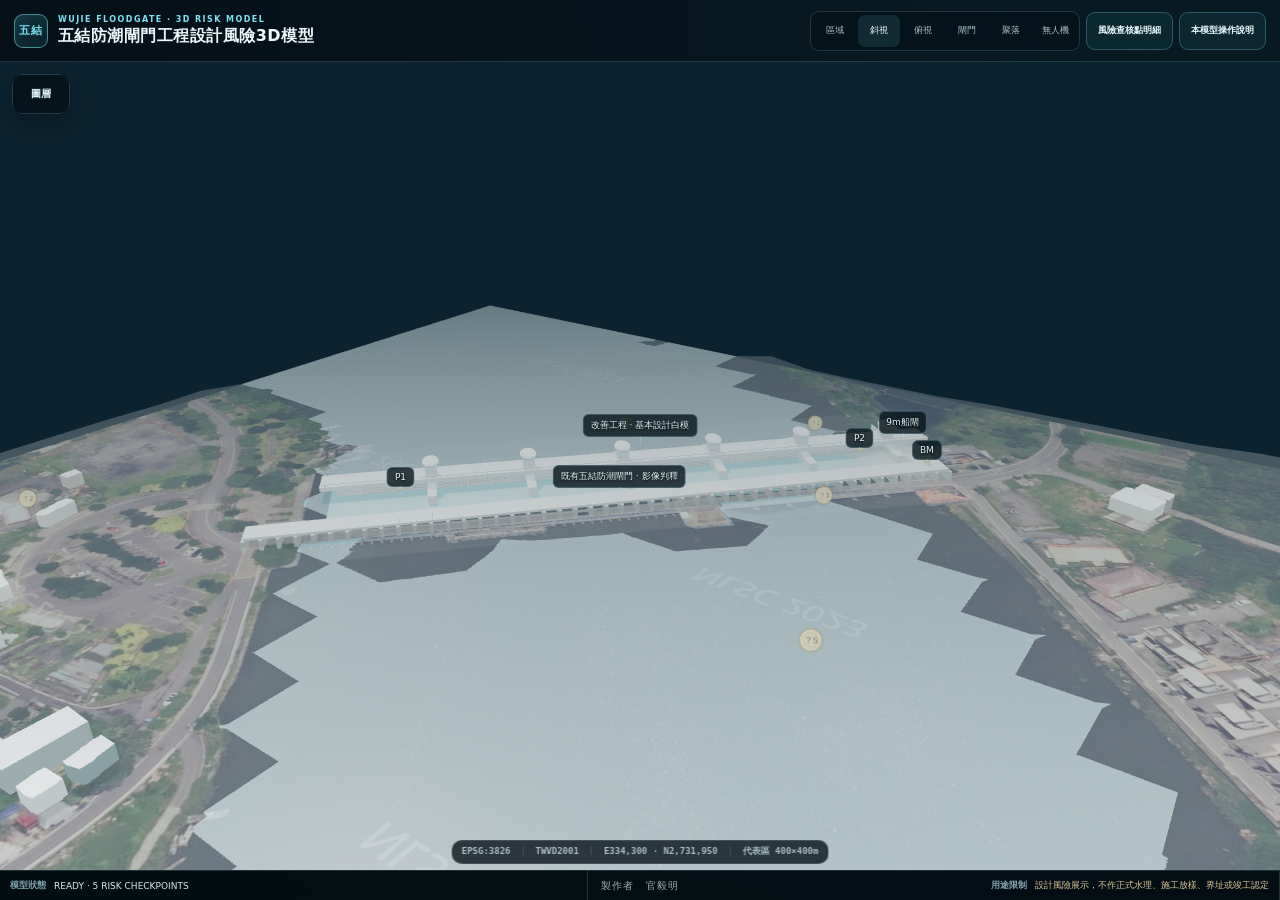
<file: wujie-floodgate/models/audit/model/index.html>
<!doctype html>
<html lang="zh-Hant">
  <head>
    <meta charset="UTF-8" />
    <meta name="viewport" content="width=device-width, initial-scale=1.0, viewport-fit=cover" />
    <meta name="theme-color" content="#07131b" />
    <title>五結防潮閘門｜工程設計風險 3D 模型</title>
    <link rel="icon" href="data:," />
    <script type="module" crossorigin src="assets/index-Bqtpx-5k.js"></script>
    <link rel="stylesheet" crossorigin href="assets/index-CNQuNHNI.css">
  </head>
  <body>
    <main id="app" aria-label="五結防潮閘門工程設計風險3D模型">
      <header class="app-header">
        <div class="brand-block">
          <div class="brand-mark" aria-hidden="true">五結</div>
          <div class="brand-copy">
            <p class="eyebrow">WUJIE FLOODGATE · 3D RISK MODEL</p>
            <h1>五結防潮閘門工程設計風險3D模型</h1>
          </div>
        </div>
        <div class="header-tools" aria-label="模型快捷工具列">
          <nav class="view-switcher" aria-label="視角與巡查模式">
            <button type="button" data-view="overview" title="查看區域模型">區域</button>
            <button type="button" data-view="oblique" class="active" title="由斜上方查看工程主體">斜視</button>
            <button type="button" data-view="top" title="由正上方查看配置">俯視</button>
            <button type="button" data-view="near" title="靠近查看閘門構造">閘門</button>
            <button type="button" data-view="settlement" title="查看聚落與堤岸界面">聚落</button>
            <button type="button" data-view="free" aria-controls="flight-telemetry" title="以方向鍵或手機控制器操控無人機">無人機</button>
          </nav>
          <button id="open-risk-checkpoints" class="header-tool-button" type="button" aria-controls="risk-panel">風險查核點明細</button>
          <button id="open-model-guide" class="header-tool-button" type="button" aria-controls="guide-panel">本模型操作說明</button>
        </div>
      </header>

      <section class="viewport-shell" aria-label="三維視窗">
        <div id="canvas-host" data-qa="canvas-host"></div>
        <div id="loading" class="loading-card" role="status" aria-live="polite">
          <span class="spinner" aria-hidden="true"></span>
          <div><strong>載入可追溯GIS場景</strong><small id="loading-detail">初始化地形與工程構造…</small></div>
        </div>
        <div id="error-card" class="error-card" hidden>
          <strong id="error-heading">3D視窗無法啟動</strong>
          <span id="error-message">請確認瀏覽器支援WebGL。</span>
          <figure class="fallback-preview">
            <img src="assets/floodgate_master_overview_45.png" alt="五結防潮閘門改善工程基本設計白模45度預覽">
            <figcaption>Blender 主模型預覽｜互動巡查請改用支援 WebGL 的 Chrome、Edge 或 Firefox</figcaption>
          </figure>
        </div>
        <div id="scene-labels" class="scene-labels" aria-hidden="true"></div>

        <aside class="layer-panel panel-card collapsed" aria-label="圖層控制">
          <div class="panel-title-row">
            <div><span class="panel-kicker">LAYERS</span><h2>圖層與檢核</h2></div>
            <button id="collapse-layers" class="layer-toggle" type="button" aria-label="展開圖層面板" aria-expanded="false">圖層</button>
          </div>
          <div class="panel-content">
            <fieldset class="basemap-fieldset">
              <legend>底圖</legend>
              <label><input type="radio" name="basemap" value="photo" checked /><span>政府正射影像</span></label>
              <label><input type="radio" name="basemap" value="emap" /><span>電子地圖／建物框</span></label>
              <label><input type="radio" name="basemap" value="dtm" /><span>DTM地形設色</span></label>
            </fieldset>
            <div class="toggle-list">
              <label><span><i class="swatch swatch-building"></i>既有建物</span><input type="checkbox" data-layer="buildings" checked /></label>
              <label><span><i class="swatch swatch-existing"></i>既有閘門</span><input type="checkbox" data-layer="existingGate" checked /></label>
              <label><span><i class="swatch swatch-design"></i>基本設計白模</span><input type="checkbox" data-layer="designGate" checked /></label>
              <label><span><i class="swatch swatch-water"></i>影像判釋水涯</span><input type="checkbox" data-layer="river" checked /></label>
              <label><span><i class="swatch swatch-road"></i>道路／管理橋</span><input type="checkbox" data-layer="roads" checked /></label>
              <label><span><i class="swatch swatch-drawing"></i>工程圖說配準</span><input type="checkbox" data-layer="drawing" /></label>
              <label><span><i class="swatch swatch-control"></i>測量控制點</span><input type="checkbox" data-layer="controls" checked /></label>
              <label><span><i class="swatch swatch-audit"></i>風險查核點</span><input type="checkbox" data-layer="auditMarkers" checked /></label>
            </div>
            <div class="material-controls" role="group" aria-label="材質模式">
              <button type="button" data-material="current" class="active">現況色＋設計白模</button>
              <button type="button" data-material="white">全區白模檢核</button>
            </div>
          </div>
        </aside>

        <aside id="info-panel" class="info-panel panel-card hidden" aria-live="polite">
          <div class="panel-title-row">
            <div><span class="panel-kicker">OBJECT TRACE</span><h2 id="info-title">點選物件查看來源</h2></div>
            <button id="close-info" class="icon-button" type="button" aria-label="關閉物件資訊">×</button>
          </div>
          <div id="info-content" class="info-content"><p class="empty-hint">可點選既有建物、既有閘門、基本設計構造、測量控制點或風險查核點。</p></div>
        </aside>

        <aside id="risk-panel" class="audit-panel panel-card hidden" aria-label="風險查核點明細">
          <div class="panel-title-row">
            <div><span class="panel-kicker">RISK CHECKPOINTS</span><h2>風險查核點明細</h2></div>
            <button id="close-risk-panel" class="icon-button" type="button" aria-label="關閉風險查核點明細">×</button>
          </div>
          <div class="risk-panel-content">
            <p class="tool-intro">點選列項可定位查核點；內容為既有資料與本展示模型的風險研判，不取代正式水理演算、施工查驗或竣工認定。</p>
            <div class="risk-table-wrap">
              <table class="risk-table">
                <thead><tr><th>查核點</th><th>查核主題</th><th>模型分析結果</th><th>佐證附件</th><th>預擬建議事項</th></tr></thead>
                <tbody id="risk-table-body"></tbody>
              </table>
            </div>
          </div>
        </aside>

        <aside id="guide-panel" class="guide-panel panel-card hidden" aria-label="本模型操作說明">
          <div class="panel-title-row">
            <div><span class="panel-kicker">QUICK GUIDE</span><h2>本模型操作說明</h2></div>
            <button id="close-guide-panel" class="icon-button" type="button" aria-label="關閉本模型操作說明">×</button>
          </div>
          <div class="guide-content">
            <ol>
              <li><strong>切換視角：</strong>使用頁首「區域、斜視、俯視、閘門、聚落」快速定位。</li>
              <li><strong>自由巡查：</strong>電腦以方向鍵前後與轉向，E／Q 上升與下降；手機直向畫面以左下搖桿與右下升降鍵操作。</li>
              <li><strong>查看風險：</strong>點擊琥珀色「？1～？5」，或讓無人機進入感應範圍；近接時標記轉紅並顯示分析卡。</li>
              <li><strong>離開巡查：</strong>電腦按滑鼠右鍵，或切換任一固定視角；離開感應範圍後分析卡自動關閉。</li>
              <li><strong>資料限制：</strong>本模型用於工程設計風險展示與查核輔助，不作施工放樣、界址、竣工或防洪效益認定。</li>
            </ol>
          </div>
        </aside>

        <aside id="proximity-audit-card" class="proximity-audit-card" aria-live="polite" hidden>
          <header>
            <div><span id="proximity-audit-label">風險查核點</span><strong id="proximity-audit-title"></strong></div>
            <button id="close-proximity-audit" class="popup-close" type="button" aria-label="關閉風險分析卡">×</button>
          </header>
          <div id="proximity-audit-metrics" class="risk-metrics"></div>
          <div class="risk-popup-section"><b>模型分析結果</b><div id="proximity-audit-fact"></div></div>
          <div class="risk-popup-section"><b>佐證附件與來源</b><div id="proximity-audit-source"></div></div>
          <div class="risk-popup-section"><b>證據等級與限制</b><div id="proximity-audit-limitation"></div></div>
          <div class="risk-popup-section recommendation"><b>改善／預警建議</b><div id="proximity-audit-recommendation"></div></div>
        </aside>

        <div id="mobile-flight-controls" class="mobile-flight-controls" hidden aria-label="手機無人機控制器">
          <div id="mobile-joystick" class="mobile-joystick" aria-label="前後與方向控制"><span id="mobile-joystick-stick"></span></div>
          <div class="mobile-altitude-controls">
            <button type="button" data-mobile-altitude="1">上升</button>
            <button type="button" data-mobile-altitude="-1">下降</button>
          </div>
        </div>

        <div class="coordinate-bar" data-qa="coordinate-bar">
          <span>EPSG:3826</span><span>TWVD2001</span><span id="cursor-coordinate">E334,300 · N2,731,950</span><span>代表區 400×400m</span>
        </div>
        <div id="free-hint" class="free-hint" hidden>無人機巡查中 · 方向鍵控制 · Q／E 下降／上升 · 右鍵返回</div>
        <div id="flight-telemetry" class="flight-telemetry" aria-live="polite" hidden>
          <span><i></i>第三人稱巡查</span><strong>高度 18.0m · 速度 0.0m/s</strong>
        </div>
        <div id="flight-boundary-warning" class="flight-boundary-warning" role="status" aria-live="assertive" hidden>已達模型邊界，無人機自動煞停</div>
      </section>

      <footer class="app-footer">
        <div><strong>模型狀態</strong><span id="model-status">LOADING</span></div>
        <div class="producer-credit">製作者　官毅明</div>
        <div class="footer-warning"><strong>用途限制</strong><span>設計風險展示，不作正式水理、施工放樣、界址或竣工認定</span></div>
      </footer>
    </main>
    <script src="assets/vendor/three.min.js"></script>
    <script src="assets/vendor/OrbitControls.js"></script>
  </body>
</html>
</file>
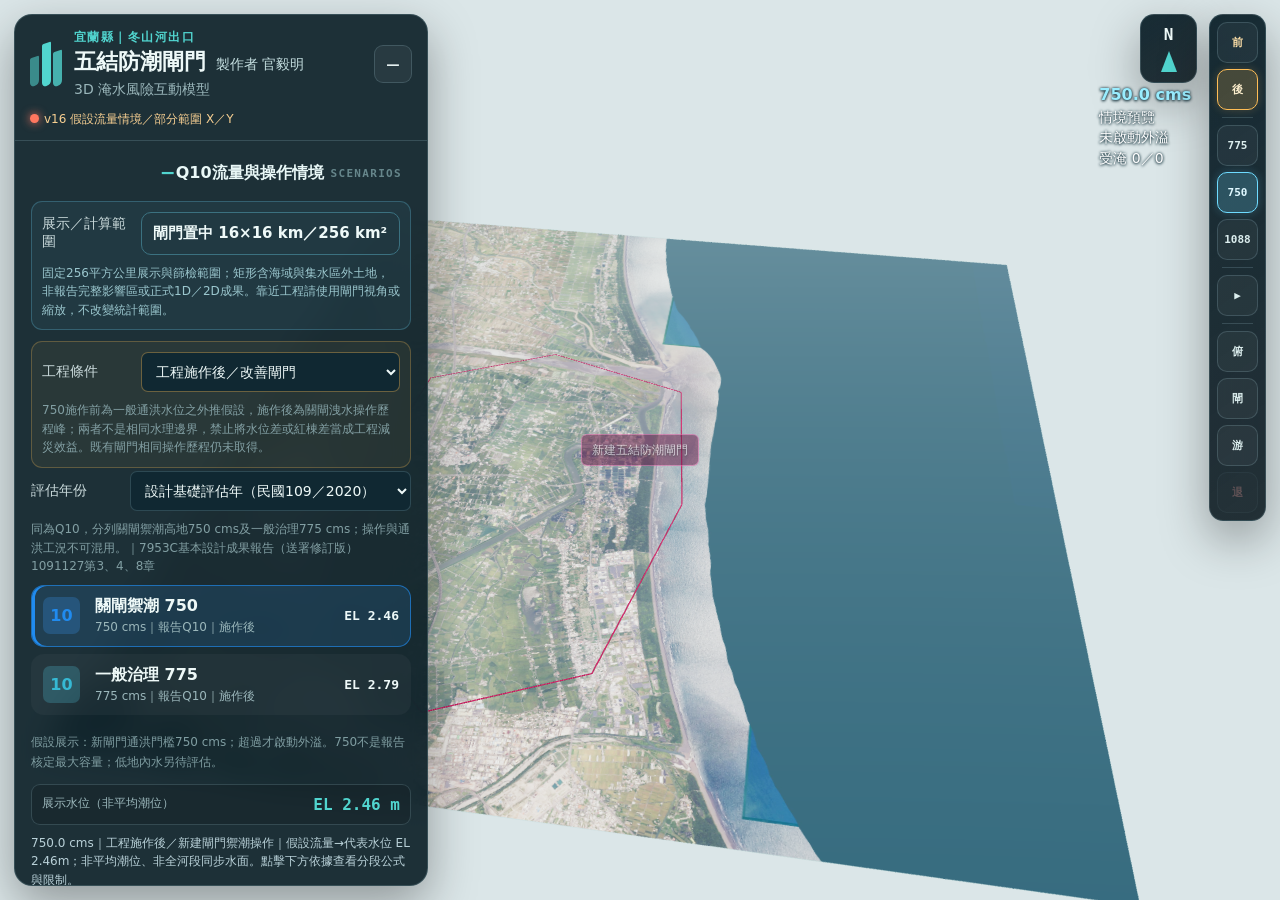
<file: wujie-floodgate/models/risk/model/index.html>
<!doctype html>
<html lang="zh-Hant">
<head>
  <meta charset="utf-8">
  <meta name="viewport" content="width=device-width,initial-scale=1,viewport-fit=cover">
  <meta name="color-scheme" content="dark">
  <title>五結防潮閘門｜3D 淹水風險互動模型</title>
  <link rel="icon" href="data:,">
  <link rel="stylesheet" href="assets/style.css?v=20260907-rain-ui-v18b">
</head>
<body>
  <main id="app">
    <canvas id="scene-canvas" aria-label="五結防潮閘門工區三維場景"></canvas>
    <button id="toolbar-toggle" class="toolbar-toggle glass" type="button" aria-controls="unified-toolbar" aria-expanded="true">☰ 工具</button>

    <aside id="unified-toolbar" class="unified-toolbar glass" aria-label="模型整合工具列">
      <header class="toolbar-brand">
        <div class="brand-mark" aria-hidden="true"><span></span><span></span><span></span></div>
        <div class="brand-copy"><p class="eyebrow">宜蘭縣｜冬山河出口</p><div class="brand-title-row"><h1>五結防潮閘門</h1><span class="model-author">製作者 官毅明</span></div><p class="subtitle">3D 淹水風險互動模型</p></div>
        <div class="toolbar-header-actions"><button id="collapse-controls" class="icon-button" type="button" aria-label="收合工具列內容" aria-expanded="true">−</button></div>
        <span class="status-dot rejected"><i></i>v16 假設流量情境／部分範圍 X／Y</span>
      </header>

      <div id="control-content" class="toolbar-scroll">
        <details class="tool-section" open>
          <summary><span>Q10流量與操作情境</span><small>SCENARIOS</small></summary>
          <div class="analysis-year-control scope-control"><span>展示／計算範圍</span><strong class="scope-fixed-label">閘門置中 16×16 km／256 km²</strong><input id="analysis-scope" type="hidden" value="regional"><small id="analysis-scope-note">固定256平方公里展示與篩檢範圍；矩形含海域與集水區外土地，非報告完整影響區或正式1D／2D成果。靠近工程請使用閘門視角或縮放，不改變統計範圍。</small></div>
          <label class="analysis-year-control construction-control" for="construction-state"><span>工程條件</span><select id="construction-state" aria-label="切換工程施作前後條件"><option value="before">工程施作前／既有閘門</option><option value="after" selected>工程施作後／改善閘門</option></select><small id="construction-state-note">同一洪峰下比較既有閘門與改善閘門；改善後設計白模會隨選項顯示。</small></label>
          <label class="analysis-year-control" for="analysis-year"><span>評估年份</span><select id="analysis-year" aria-label="選擇洪峰流量評估年份"></select><small id="analysis-year-note"></small></label>
          <div id="scenario-list" class="scenario-list" role="list" aria-label="情境選擇"></div>
          <p id="scenario-operating-note" class="micro-note" aria-live="polite"></p>
          <section class="metric-card" aria-live="polite">
            <div><span>展示水位（非平均潮位）</span><strong id="metric-level">EL 2.79 m</strong></div>
            <p id="metric-level-basis" class="micro-note metric-explanation"></p>
            <button id="open-risk-statistics" class="metric-detail-button" type="button" aria-label="查看風險建物分子與分母統計口徑"><span id="metric-building-label">報告影響範圍風險 X／Y｜點擊看定義</span><strong id="metric-buildings">X 待核算／Y 待核算</strong></button>
            <p id="metric-sample" class="micro-note metric-explanation">樣本載入量不是報告範圍Y。</p>
            <div><span>風險建物平均概估淹水深度</span><strong id="metric-mean-depth">樣本待建立</strong></div>
            <div><span>本次範圍最大概估水深</span><strong id="metric-depth">樣本待建立</strong></div>
          </section>
          <section class="impact-comparison-card" aria-live="polite">
            <header><strong>同一洪峰工程前後比較</strong><small id="comparison-quality">—</small></header>
            <div class="comparison-grid"><div><span>施作前水位／風險棟數</span><strong id="comparison-before">—</strong></div><div><span>施作後水位／風險棟數</span><strong id="comparison-after">—</strong></div><div><span>概估風險變化</span><strong id="comparison-change">—</strong></div><div><span>目前出水高</span><strong id="comparison-freeboard">—</strong></div></div>
            <button id="open-hydraulic-basis" type="button">查看洪峰公式、輸洪能力與排洪量依據</button>
          </section>
          <div class="scenario-actions"><button id="show-advice" type="button">審計／技師改善建議</button><button id="open-verification" type="button">洪峰推估驗證</button><button id="export-current" type="button">匯出暫存樣本風險 CSV（非全區）</button><button id="export-matrix" type="button">匯出暫存樣本六組情境矩陣</button></div>
        </details>

        <details class="tool-section">
          <summary><span>全區建物資料與統計</span><small>OFFLINE CENSUS</small></summary>
          <p class="micro-note">本次依您確認，先計目前可取得並固定的建物 X／Y；報告全區清冊另外待補。點擊 X／Y 可看兩種範圍及補件需求。線上幾何仍按需載入，固定的是統計資料，非完整離線模型包。</p>
          <button id="open-offline-census" class="wide-button" type="button">全區範圍、資料缺件與 X／Y 說明</button>
          <label class="micro-note">匯入已驗證完整資料包（同時選取 census.json、positions.bin）<input id="import-offline-package" type="file" multiple accept=".json,.bin"></label>
          <p id="offline-package-status" class="micro-note" aria-live="polite">完整資料尚未匯入。既有線上白模暫留供空間核對；不是全區統計清冊。</p>
        </details>

        <details class="tool-section">
          <summary><span>流量歷程與地形</span><small>WATER</small></summary>
          <div class="water-row" hidden><button id="water-minus" class="round-button" type="button" aria-label="水位降低0.05公尺">−</button><input id="water-slider" type="range" min="-0.5" max="0.5" step="0.01" value="0" aria-label="水位偏移量"><button id="water-plus" class="round-button" type="button" aria-label="水位提高0.05公尺">＋</button><output id="water-offset" for="water-slider">+0.00 m</output></div>
          <p class="micro-note">動畫以流量驅動，不再使用水位滑桿。假設起始100 cms，第2／3／6小時達750／775／1088 cms，再維持峰值供連通網格傳播；不是實測降雨歷線。新閘門通洪門檻假設750 cms，超過即啟動外溢；非核定容量。估計傳播速度0.5m/s，詳見「限制與模型說明」。</p>
          <label class="inline-select">垂直誇張<select id="vertical-scale" aria-label="場景垂直誇張倍率"><option value="1" selected>1×</option><option value="2">2×</option><option value="3">3×</option></select></label>
        </details>

        <details class="tool-section">
          <summary><span>視角與自由瀏覽</span><small>CAMERA</small></summary>
          <button id="toggle-free-explore" class="wide-button" type="button" aria-pressed="false">啟用自由瀏覽</button>
          <p id="free-explore-note" class="micro-note">固定視角仍可旋轉與縮放；啟用後以左鍵點選任一位置重設視角中心，按滑鼠右鍵直接退出，再點擊所有建物／工程查看資訊。</p>
        </details>

        <details class="tool-section">
          <summary><span>圖層與渲染</span><small>LAYERS</small></summary>
          <div class="toggle-grid">
            <label><input id="toggle-basemap" type="checkbox" checked><span>影像底圖</span></label><label><input id="toggle-building-reference" type="checkbox"><span>NLSC建物框</span></label>
            <label><input id="toggle-drawing" type="checkbox"><span>工程圖說</span></label><label><input id="toggle-cadastral" type="checkbox" disabled><span>地籍（待取得）</span></label>
            <label><input id="toggle-buildings" type="checkbox" checked><span>3D建物</span></label><label><input id="toggle-dikes" type="checkbox" checked><span>工程設施</span></label>
            <label><input id="toggle-flood" type="checkbox" checked><span>淹水網格</span></label><label><input id="toggle-labels" type="checkbox" checked><span>場景標籤</span></label>
            <label><input id="toggle-river-surface" type="checkbox"><span>概化河道藍色面（參考）</span></label><label><input id="toggle-river-qa" type="checkbox"><span>河道40m檢核格（待校正）</span></label>
            <label><input id="toggle-wireframe" type="checkbox"><span>DTM網格</span></label>
            <label><input id="toggle-report-watershed" type="checkbox"><span>紅線：集水區概化</span></label><label><input id="toggle-report-lowland" type="checkbox"><span>紅線：EL2m低地</span></label>
            <label><input id="toggle-report-q10-before" type="checkbox" checked><span>紅線：Q10改建前</span></label><label><input id="toggle-report-q10-after" type="checkbox"><span>紅線：Q10改建後</span></label>
          </div>
          <label class="inline-select" for="building-source">建物來源<select id="building-source"><option value="official" selected>NLSC官方3D（線上白模）</option><option value="legacy">原BUILDX衍生量體（離線備援）</option></select></label>
          <p id="nlsc-building-status" class="micro-note" aria-live="polite">連線NLSC官方三維服務…</p><button id="retry-nlsc-buildings" type="button">重試官方3D服務</button>
          <label><input id="toggle-building-contours" type="checkbox" checked>官方3D建物輪廓線</label>
          <p id="building-census-status" class="micro-note" aria-live="polite">固定樣本尚未建立；全區清冊待取得。</p>
          <button id="capture-building-census" type="button">擴充本次清冊：納入新載入建物</button>
          <button id="export-building-census" type="button" disabled>保存本次固定清冊JSON（非全區）</button>
          <label class="micro-note">匯入先前保存的本次清冊JSON<input id="import-building-census" type="file" accept=".json,application/json"></label>
          <label class="inline-select" for="basemap-source">政府底圖<select id="basemap-source"><option value="nlsc" selected>NLSC PHOTO2 正射影像（衛星圖類）</option><option value="emap5">NLSC 臺灣通用電子地圖</option><option value="dtm">NLSC 20m DTM 地形設色</option></select></label>
          <small id="basemap-source-note" class="micro-note">NLSC PHOTO2正射影像；無道路、地名與POI文字註記。</small>
          <fieldset class="label-category-controls"><legend>場景標籤分類</legend><div class="toggle-grid compact">
            <label><input id="toggle-label-buildings" type="checkbox" checked><span>建物標籤</span></label><label><input id="toggle-label-roads" type="checkbox" checked><span>道路標籤</span></label>
            <label><input id="toggle-label-engineering" type="checkbox" checked><span>工程／公設標籤</span></label><label><input id="toggle-label-rivers" type="checkbox" checked><span>河道標籤</span></label>
            <label><input id="toggle-label-places" type="checkbox" checked><span>景點／地標標籤</span></label>
          </div></fieldset>
          <label class="inline-select" for="render-mode">模型渲染<select id="render-mode"><option value="current">底圖逐棟取色＋新建白模</option><option value="white" selected>全區白模（官方3D固定白模）</option></select></label>
        </details>

        <details class="tool-section">
          <summary><span>物件資訊</span><small>INSPECTOR</small></summary>
          <div class="object-summary"><div class="object-summary-title"><strong id="info-title">尚未選取物件</strong><span id="info-badge" class="risk-badge neutral">待選取</span></div><div id="info-default"><p id="info-summary">點選建物、閘門、堤防或工程設施，可檢視基本資料與來源。</p></div><button id="open-object-info" class="wide-button" type="button" disabled>查看完整物件資訊</button></div>
          <div class="risk-legend" aria-label="淹水風險圖例"><span><i class="depth-none"></i>無</span><span><i class="depth-low"></i>低</span><span><i class="depth-medium"></i>中</span><span><i class="depth-high"></i>高</span><span><i class="depth-extreme"></i>極高</span><span class="affected-building"><i></i>受影響建物一律呈紅色，深淺表示風險程度</span><span class="report-boundary-key"><i></i>粗紅線＝報告圖面概化</span></div>
        </details>

        <details class="tool-section">
          <summary><span>資料與檢討範圍</span><small>DATA</small></summary>
          <div class="data-actions"><button id="open-review-scope" type="button">查看淹水檢討範圍判定</button><button id="open-gov-data" type="button">查看政府公開資料清冊</button><button id="open-model-notes" type="button">查看限制與模型說明</button></div>
          <p class="micro-note">資料名稱、定義、年份、來源與限制平時隱藏；點擊後在可捲動視窗完整顯示。</p>
        </details>
      </div>
    </aside>

    <div id="rain-effect" aria-hidden="true"></div>
    <section id="flow-event-status" class="flow-event-status glass" aria-label="假設流量動畫狀態">
      <strong id="event-flow">750 cms</strong><span id="event-time">情境預覽</span>
      <span id="event-spill">未啟動外溢</span><span id="event-risk">建物清冊載入中</span>
    </section>
    <nav id="quick-action-rail" class="quick-action-rail glass" aria-label="工程前後、洪峰情境與視角快捷控制">
      <button class="quick-action-button" type="button" data-construction-state="before" title="工程施作前／既有閘門" aria-label="切換工程施作前">前</button>
      <button class="quick-action-button" type="button" data-construction-state="after" title="工程施作後／改善閘門" aria-label="切換工程施作後">後</button>
      <span class="quick-action-divider" aria-hidden="true"></span>
      <button class="quick-action-button" type="button" data-quick-scenario="PLAN2020_Q10_775" title="Q10一般治理775 cms，工程前後比較" aria-label="Q10一般治理775 cms">775</button>
      <button class="quick-action-button" type="button" data-quick-scenario="OPERATION2020_Q10_750" title="Q10高地750 cms：前為通洪推估、後為禦潮操作" aria-label="Q10關閘禦潮750 cms">750</button>
      <button class="quick-action-button" type="button" data-quick-scenario="TARGET2070_Q10" title="目標年2070 Q10 1088 cms" aria-label="Q10目標年1088 cms">1088</button>
      <span class="quick-action-divider" aria-hidden="true"></span>
      <button id="quick-water-play" class="quick-action-button" type="button" title="播放強降雨情景（假設歷程）" aria-label="播放強降雨情景（假設歷程）">▶</button>
      <span class="quick-action-divider" aria-hidden="true"></span>
      <button class="quick-action-button" type="button" data-view="top" title="垂直俯視" aria-label="垂直俯視">俯</button>
      <button class="quick-action-button" type="button" data-view="gate" title="閘門近景" aria-label="閘門近景">閘</button>
      <button id="quick-free-explore" class="quick-action-button" type="button" title="啟用自由瀏覽：左鍵重設中心、右鍵退出" aria-label="啟用自由瀏覽">游</button>
      <button id="quick-free-exit" class="quick-action-button stop" type="button" title="取消鎖定自由視角並恢復點選物件" aria-label="退出自由瀏覽">退</button>
    </nav>

    <div class="north-arrow glass" aria-label="指北針"><span>N</span><i></i></div>

    <div id="object-modal" class="modal-backdrop" hidden>
      <section class="content-dialog glass" role="dialog" aria-modal="true" aria-labelledby="object-modal-title">
        <div class="panel-heading"><div><p class="eyebrow">OBJECT INSPECTOR</p><h2 id="object-modal-title">完整物件資訊</h2></div><button id="close-object-modal" class="icon-button" type="button" aria-label="關閉物件資訊">×</button></div>
        <div id="info-detail" class="modal-scroll" hidden>
          <dl class="detail-grid">
            <div><dt>物件類型</dt><dd id="detail-type">—</dd></div><div><dt>物件編號</dt><dd id="detail-id">—</dd></div><div><dt>地面高程</dt><dd id="detail-ground">—</dd></div><div><dt>TWD97 座標</dt><dd id="detail-coordinates">—</dd></div>
            <div><dt>建物足跡（地面平面輪廓）／樓層狀態</dt><dd id="detail-dimensions">—</dd></div><div><dt>概估水深</dt><dd id="detail-depth">—</dd></div><div><dt>風險分數</dt><dd id="detail-score">—</dd></div><div><dt>距新閘門</dt><dd id="detail-distance">—</dd></div><div><dt>起淹流量／到達時間／最終水深（估計）</dt><dd id="detail-event">—</dd></div>
            <div><dt>關聯地籍</dt><dd id="detail-parcel">—</dd></div><div><dt>正式樓層／建管</dt><dd id="detail-management">—</dd></div><div><dt>材質／渲染</dt><dd id="detail-material">—</dd></div><div><dt>內政部不動產資訊</dt><dd id="detail-real-estate">—</dd></div>
            <div class="detail-wide footprint-explainer"><dt>「建物足跡」說明</dt><dd id="detail-footprint-note">建物足跡是建物垂直投影至地面的平面輪廓與占地範圍，不是腳印、產權界線或室內面積。</dd></div><div class="detail-wide"><dt>不動產資料匹配狀態</dt><dd id="detail-real-estate-status">—</dd></div><div class="detail-wide"><dt>開始風險條件</dt><dd id="detail-condition">—</dd></div>
          </dl>
          <p id="detail-description" class="detail-description"></p><div class="source-block"><span>資料依據</span><p id="detail-source"></p><div id="detail-source-links" class="source-links"></div></div>
        </div>
      </section>
    </div>

    <div id="knowledge-modal" class="modal-backdrop" hidden>
      <section class="content-dialog glass" role="dialog" aria-modal="true" aria-labelledby="knowledge-title"><div class="panel-heading"><div><p id="knowledge-eyebrow" class="eyebrow">MODEL INFORMATION</p><h2 id="knowledge-title">模型資訊</h2></div><button id="close-knowledge" class="icon-button" type="button" aria-label="關閉模型資訊">×</button></div><div id="knowledge-content" class="modal-scroll"></div></section>
    </div>

    <div id="advice-modal" class="modal-backdrop" hidden>
      <section class="advice-dialog glass" role="dialog" aria-modal="true" aria-labelledby="advice-title">
        <div class="panel-heading"><div><p class="eyebrow">DECISION SUPPORT</p><h2 id="advice-title">情境改善建議</h2></div><button id="close-advice" class="icon-button" type="button" aria-label="關閉改善建議">×</button></div>
        <div class="advice-summary"><strong id="advice-scenario"></strong><span id="advice-basis"></span><em id="advice-quality"></em></div><div class="advice-columns"><article><h3>審計人員觀點</h3><ul id="audit-advice"></ul></article><article><h3>土木工程技師觀點</h3><ul id="hydraulic-advice"></ul></article></div><p class="modal-source" id="advice-source"></p>
      </section>
    </div>

    <div id="verification-modal" class="modal-backdrop" hidden>
      <section class="verification-dialog glass" role="dialog" aria-modal="true" aria-labelledby="verification-title">
        <div class="panel-heading"><div><p class="eyebrow">PEAK FLOW VERIFICATION</p><h2 id="verification-title">洪峰推估驗證與敏感度比較</h2></div><button id="close-verification" class="icon-button" type="button" aria-label="關閉洪峰推估驗證">×</button></div>
        <div class="verification-scroll modal-scroll">
          <p class="knowledge-intro">本面板檢查數值來源、可重現性、校正、敏感度與資料時效；不以3D畫面直接宣稱基本設計正確。</p>
          <div id="verification-status" class="verification-status" aria-live="polite"></div>
          <section class="verification-section">
            <h3>目前情境證據鏈</h3>
            <dl class="verification-evidence">
              <div><dt>情境／洪峰</dt><dd id="verify-scenario">—</dd></div><div><dt>工程條件</dt><dd id="verify-construction">—</dd></div>
              <div><dt>洪峰公式／品質</dt><dd id="verify-peak-formula">—</dd></div><div><dt>水位公式／品質</dt><dd id="verify-level-basis">—</dd></div>
              <div><dt>閘門排洪量依據</dt><dd id="verify-gate-discharge">—</dd></div><div><dt>數值來源</dt><dd id="verify-source">—</dd></div><div><dt>邊界與限制</dt><dd id="verify-boundary">—</dd></div>
            </dl>
          </section>
          <section class="verification-section">
            <h3>設計值／敏感度試算</h3>
            <div class="sensitivity-controls">
              <label>洪峰變動<select id="verify-flow-factor"><option value="-0.2">−20%</option><option value="-0.1">−10%</option><option value="0" selected>設計值</option><option value="0.1">＋10%</option><option value="0.2">＋20%</option></select></label>
              <label>水位／外水位偏移<select id="verify-water-delta"><option value="-0.4">−0.40m</option><option value="-0.2">−0.20m</option><option value="0" selected>±0.00m</option><option value="0.2">＋0.20m</option><option value="0.4">＋0.40m</option></select></label>
              <button id="apply-verification-water" type="button">套用水位偏移至場景</button><button id="reset-verification-water" type="button">恢復設計水位</button>
            </div>
            <div class="verification-metrics"><div><span>試算洪峰</span><strong id="verify-flow">—</strong></div><div><span>試算水位</span><strong id="verify-level">—</strong></div><div><span>1K+600出水高</span><strong id="verify-freeboard">—</strong></div><div><span>達0.5m尚需加高</span><strong id="verify-raise">—</strong></div><div><span>目前範圍風險建物</span><strong id="verify-risk-count">—</strong></div></div>
            <p class="knowledge-warning">洪峰百分比僅顯示輸入量敏感度；未取得正式流量—水位關係、HEC-RAS／SEC-HY21模型前，不會把洪峰變動擅自換算成洪水位。水位偏移為情境篩檢，非正式水理重算。</p>
          </section>
          <section class="verification-section">
            <h3>流量口徑對照</h3>
            <div class="definition-table-wrap"><table class="definition-table"><thead><tr><th>流量／頻率</th><th>數值或公式</th><th>定義／品質</th></tr></thead><tbody><tr><td>治理計畫Q10</td><td>775 cms</td><td>表4-13閘門改建前後輸洪比較之核心設計流量</td></tr><tr><td>目標年2070 Q10</td><td>1,088 cms</td><td>表4-14正式設計情境；改建前／後EL3.17／2.92m</td></tr><tr><td>Q10高地操作</td><td>750 cms</td><td>關閘禦潮／洩水操作；內水歷程峰EL2.46m，抽水站合計減排25 cms；圖8-2、表8-5</td></tr><tr><td>閘門排洪</td><td>Q=Cd·A·√(2gΔH)</td><td>報告列單道安全200 cms、6道全開1,088 cms；缺Cd、A、逐時水頭，故不冒算額外容量</td></tr></tbody></table></div>
          </section>
        </div>
      </section>
    </div>

    <div id="loading" class="loading-screen" aria-live="polite"><div class="loader-ring"></div><p>載入閘門置中16公里政府GIS區域層與細部工程模型…</p></div>
    <div id="webgl-error" class="error-card" hidden><h2>無法啟動 3D 場景</h2><p>瀏覽器未提供 WebGL。請改用最新版 Chrome、Edge 或 Firefox。</p></div>
  </main>
  <script src="assets/startup-status.js?v=20260907-rain-ui-v18b"></script>
  <script src="assets/rain-ripples.js?v=20260907-rain-ui-v18b"></script>
  <script src="assets/vendor/three.min.js?v=20260907-rain-ui-v18b"></script><script src="assets/vendor/OrbitControls.js?v=20260907-rain-ui-v18b"></script>
  <script src="assets/model-data.js?v=20260907-rain-ui-v18b"></script><script src="assets/regional-data.js?v=20260907-rain-ui-v18b"></script><script src="assets/public-data-catalog.js?v=20260907-rain-ui-v18b"></script><script src="assets/building-deduplication.js?v=20260907-rain-ui-v18b"></script><script src="assets/nlsc-buildings.js?v=20260907-rain-ui-v18b"></script><script src="assets/building-census.js?v=20260907-rain-ui-v18b"></script><script src="assets/offline-data-context.js?v=20260907-rain-ui-v18b"></script><script src="assets/offline-census.js?v=20260907-rain-ui-v18b"></script><script src="assets/flow-event.js?v=20260907-rain-ui-v18b"></script><script src="assets/app.js?v=20260907-rain-ui-v18b"></script>
</body>
</html>
</file>
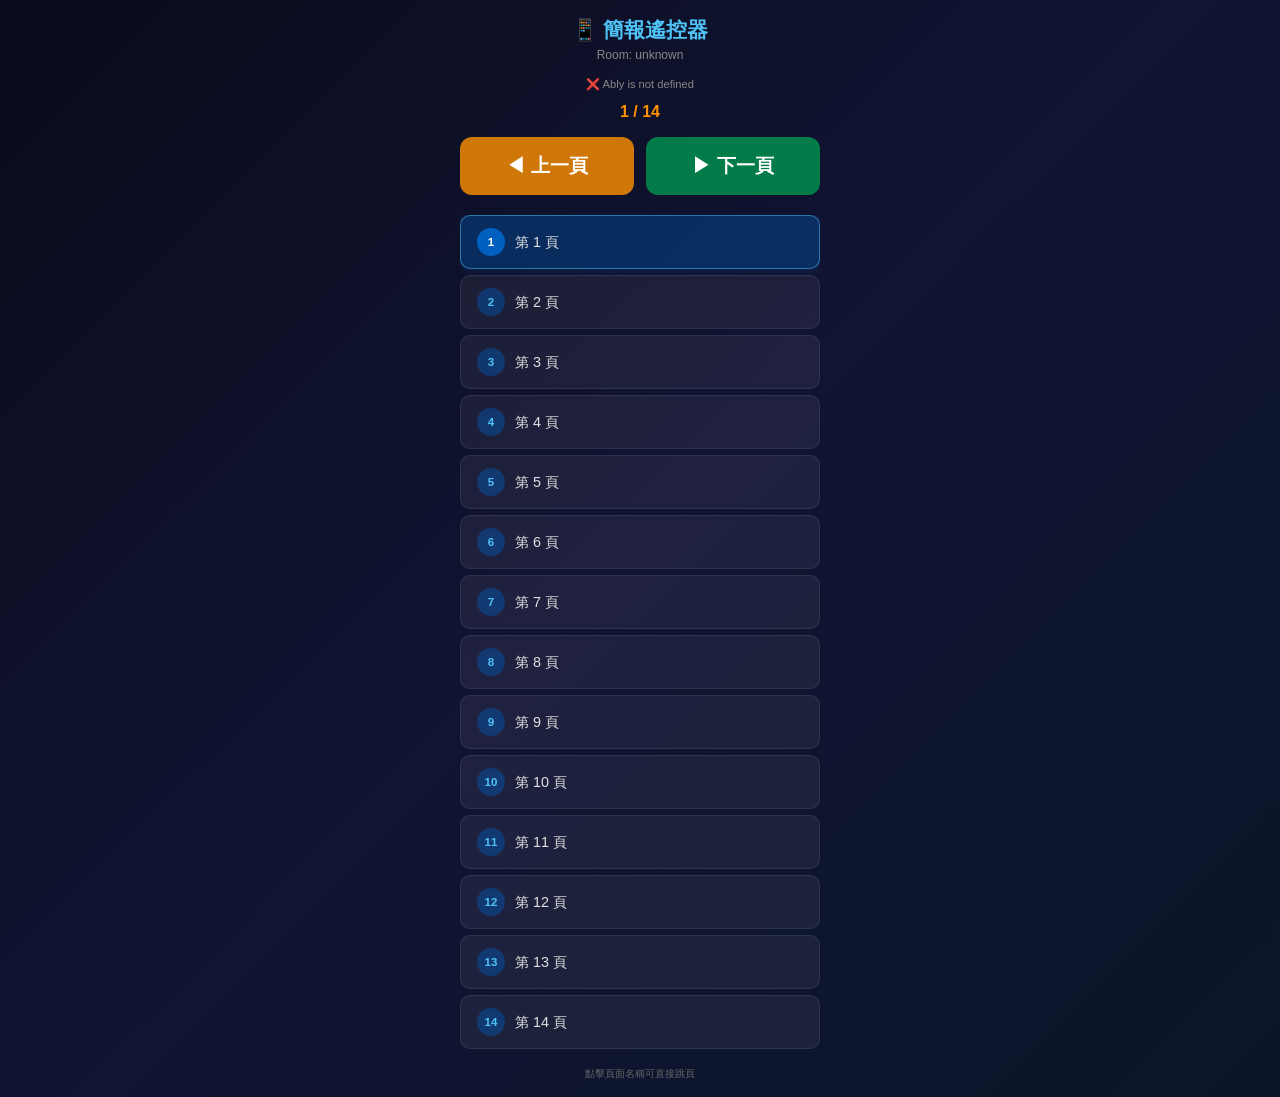
<file: road-audit-ai/mobile.html>
<!DOCTYPE html>
<html lang="zh-Hant">
<head>
<meta charset="UTF-8">
<meta name="viewport" content="width=device-width,initial-scale=1,maximum-scale=1,user-scalable=no">
<title>📱 簡報遙控器</title>
<style>
  * { margin:0; padding:0; box-sizing:border-box; }
  body {
    font-family: -apple-system, "Segoe UI", sans-serif;
    background: linear-gradient(135deg, #0a0c1c 0%, #111433 50%, #0a1628 100%);
    color: #e0e0e0; min-height: 100vh; padding: 16px;
    display: flex; flex-direction: column; align-items: center;
  }
  .header { text-align:center; margin-bottom:16px; }
  .header h1 { font-size:1.3em; color:#4FC3F7; }
  .header .room { font-size:0.75em; color:#888; margin-top:4px; }
  .status { font-size:0.7em; color:#888; margin-bottom:12px; }
  .status.connected { color:#00C864; }
  .status.disconnected { color:#FF9100; }

  .nav-controls {
    display: flex; gap: 12px; margin-bottom: 20px; width: 100%; max-width: 360px;
  }
  .nav-btn {
    flex: 1; padding: 16px 0; border: none; border-radius: 12px;
    font-size: 1.2em; font-weight: 700; cursor: pointer;
    transition: all 0.15s; -webkit-tap-highlight-color: transparent;
  }
  .nav-btn:active { transform: scale(0.95); }
  .nav-btn.prev { background: rgba(255,145,0,0.8); color:#fff; }
  .nav-btn.next { background: rgba(0,150,80,0.8); color:#fff; }

  .page-indicator {
    font-size: 1em; color: var(--accent2, #FF9100);
    margin-bottom: 16px; font-weight: 600;
  }

  .slide-list {
    width: 100%; max-width: 360px; flex: 1; overflow-y: auto;
  }
  .slide-item {
    padding: 12px 16px; margin-bottom: 6px; border-radius: 10px;
    background: rgba(255,255,255,0.06); border: 1px solid rgba(255,255,255,0.08);
    cursor: pointer; transition: all 0.15s; font-size: 0.9em;
    display: flex; align-items: center; gap: 10px;
    -webkit-tap-highlight-color: transparent;
  }
  .slide-item:active { background: rgba(0,96,192,0.3); transform: scale(0.98); }
  .slide-item.active {
    background: rgba(0,96,192,0.35); border-color: rgba(79,195,247,0.5);
    box-shadow: 0 0 12px rgba(0,96,192,0.3);
  }
  .slide-item .num {
    min-width: 28px; height: 28px; border-radius: 50%;
    background: rgba(0,96,192,0.4); color: #4FC3F7;
    display: flex; align-items: center; justify-content: center;
    font-size: 0.8em; font-weight: 700;
  }
  .slide-item.active .num { background: #0060C0; color: #fff; }

  .hint { font-size:0.65em; color:#666; margin-top:12px; text-align:center; }
</style>
</head>
<body>

<div class="header">
  <h1>📱 簡報遙控器</h1>
  <div class="room" id="roomLabel">Loading...</div>
</div>
<div class="status" id="status">連線中...</div>
<div class="page-indicator" id="pageIndicator">- / -</div>

<div class="nav-controls">
  <button class="nav-btn prev" onclick="go(-1)">◀ 上一頁</button>
  <button class="nav-btn next" onclick="go(1)">▶ 下一頁</button>
</div>

<div class="slide-list" id="slideList"></div>
<div class="hint">點擊頁面名稱可直接跳頁</div>

<script src="https://cdn.ably.com/lib/ably.min-2.js"></script>
<script>
  const params = new URLSearchParams(location.search);
  const roomId = params.get('room') || 'unknown';
  const total = parseInt(params.get('total')) || 14;
  const slideNames = (params.get('slides') || '').split(',').map(s => decodeURIComponent(s.trim()));

  document.getElementById('roomLabel').textContent = 'Room: ' + roomId;

  let channel = null;
  let currentSlide = 0;
  let hostOnline = false;
  let idleTimer = null;
  const IDLE_LIMIT = 10 * 60 * 1000;

  function updateUI() {
    document.getElementById('pageIndicator').textContent = (currentSlide + 1) + ' / ' + total;
    document.querySelectorAll('.slide-item').forEach((el, i) => {
      el.classList.toggle('active', i === currentSlide);
    });
  }

  // 閒置逾時自動斷線
  function resetIdle() {
    if (idleTimer) clearTimeout(idleTimer);
    idleTimer = setTimeout(autoDisconnect, IDLE_LIMIT);
  }
  function autoDisconnect() {
    setStatus('⏱ 閒置逾 10 分鐘，已自動斷線', 'disconnected');
    try { channel.presence.leave(); } catch (e) {}
    try { client.close(); } catch (e) {}
  }

  // 簡報（主持人端）離線時，手機自動斷線
  function setHostOnline(on) {
    hostOnline = on;
    if (!on) {
      setStatus('✖ 簡報已關閉，已斷線', 'disconnected');
      try { channel.presence.leave(); } catch (e) {}
      try { client.close(); } catch (e) {}
    }
  }

  // Render slide list
  const list = document.getElementById('slideList');
  for (let i = 0; i < total; i++) {
    const name = slideNames[i] || ('第 ' + (i + 1) + ' 頁');
    const div = document.createElement('div');
    div.className = 'slide-item';
    div.innerHTML = '<div class="num">' + (i + 1) + '</div><div>' + name + '</div>';
    div.onclick = () => navTo(i);
    list.appendChild(div);
  }

  function navTo(h) {
    if (h < 0 || h >= total || !channel) return;
    channel.publish('nav', { h: h });
    currentSlide = h;
    updateUI();
    resetIdle();
  }

  function go(delta) {
    navTo(currentSlide + delta);
  }

  // Ably connection
  let client;
  try {
    client = new Ably.Realtime({ key: 'y9S__A.igJ5VQ:OI-7oLz4u4V4NdOoTRK90nUxJLhPo5s6KpQxKnWdFdc', clientId: 'mobile-' + Date.now() });
    channel = client.channels.get('slide-remote-' + roomId);

    // Listen for current slide updates from host
    channel.subscribe('sync', msg => {
      if (typeof msg.data.h === 'number') {
        currentSlide = msg.data.h;
        updateUI();
        resetIdle();
      }
    });

    // 監控簡報（主持人）端 presence
    channel.presence.subscribe('enter', m => {
      if (m.clientId && m.clientId.indexOf('host-') === 0) { setHostOnline(true); resetIdle(); }
    });
    channel.presence.subscribe('leave', m => {
      if (m.clientId && m.clientId.indexOf('host-') === 0) setHostOnline(false);
    });

    function setStatus(text, cls) {
      const el = document.getElementById('status');
      el.textContent = text;
      el.className = 'status' + (cls ? ' ' + cls : '');
    }

    client.connection.on('connected', () => {
      setStatus('✅ 已連線', 'connected');
      try { channel.presence.enter(); } catch (e) {}
      resetIdle();
      // 連線後檢查簡報（主持人）是否在線
      channel.presence.get((err, members) => {
        if (err) return;
        const hosts = members.filter(x => x.clientId && x.clientId.indexOf('host-') === 0);
        setHostOnline(hosts.length > 0);
      });
    });
    client.connection.on('connecting', () => {
      setStatus('⏳ 連線中...');
    });
    client.connection.on('disconnected', () => {
      setStatus('⚠️ 連線中斷，重連中...', 'disconnected');
    });
    client.connection.on('suspended', () => {
      setStatus('⛔ 連線已暫停', 'disconnected');
    });
    client.connection.on('closed', () => {
      setStatus('✖ 連線已關閉', 'disconnected');
    });
    client.connection.on('failed', () => {
      setStatus('❌ 連線失敗', 'disconnected');
    });
    resetIdle();
  } catch (e) {
    document.getElementById('status').textContent = '❌ ' + e.message;
  }

  updateUI();
</script>
</body>
</html>
</file>
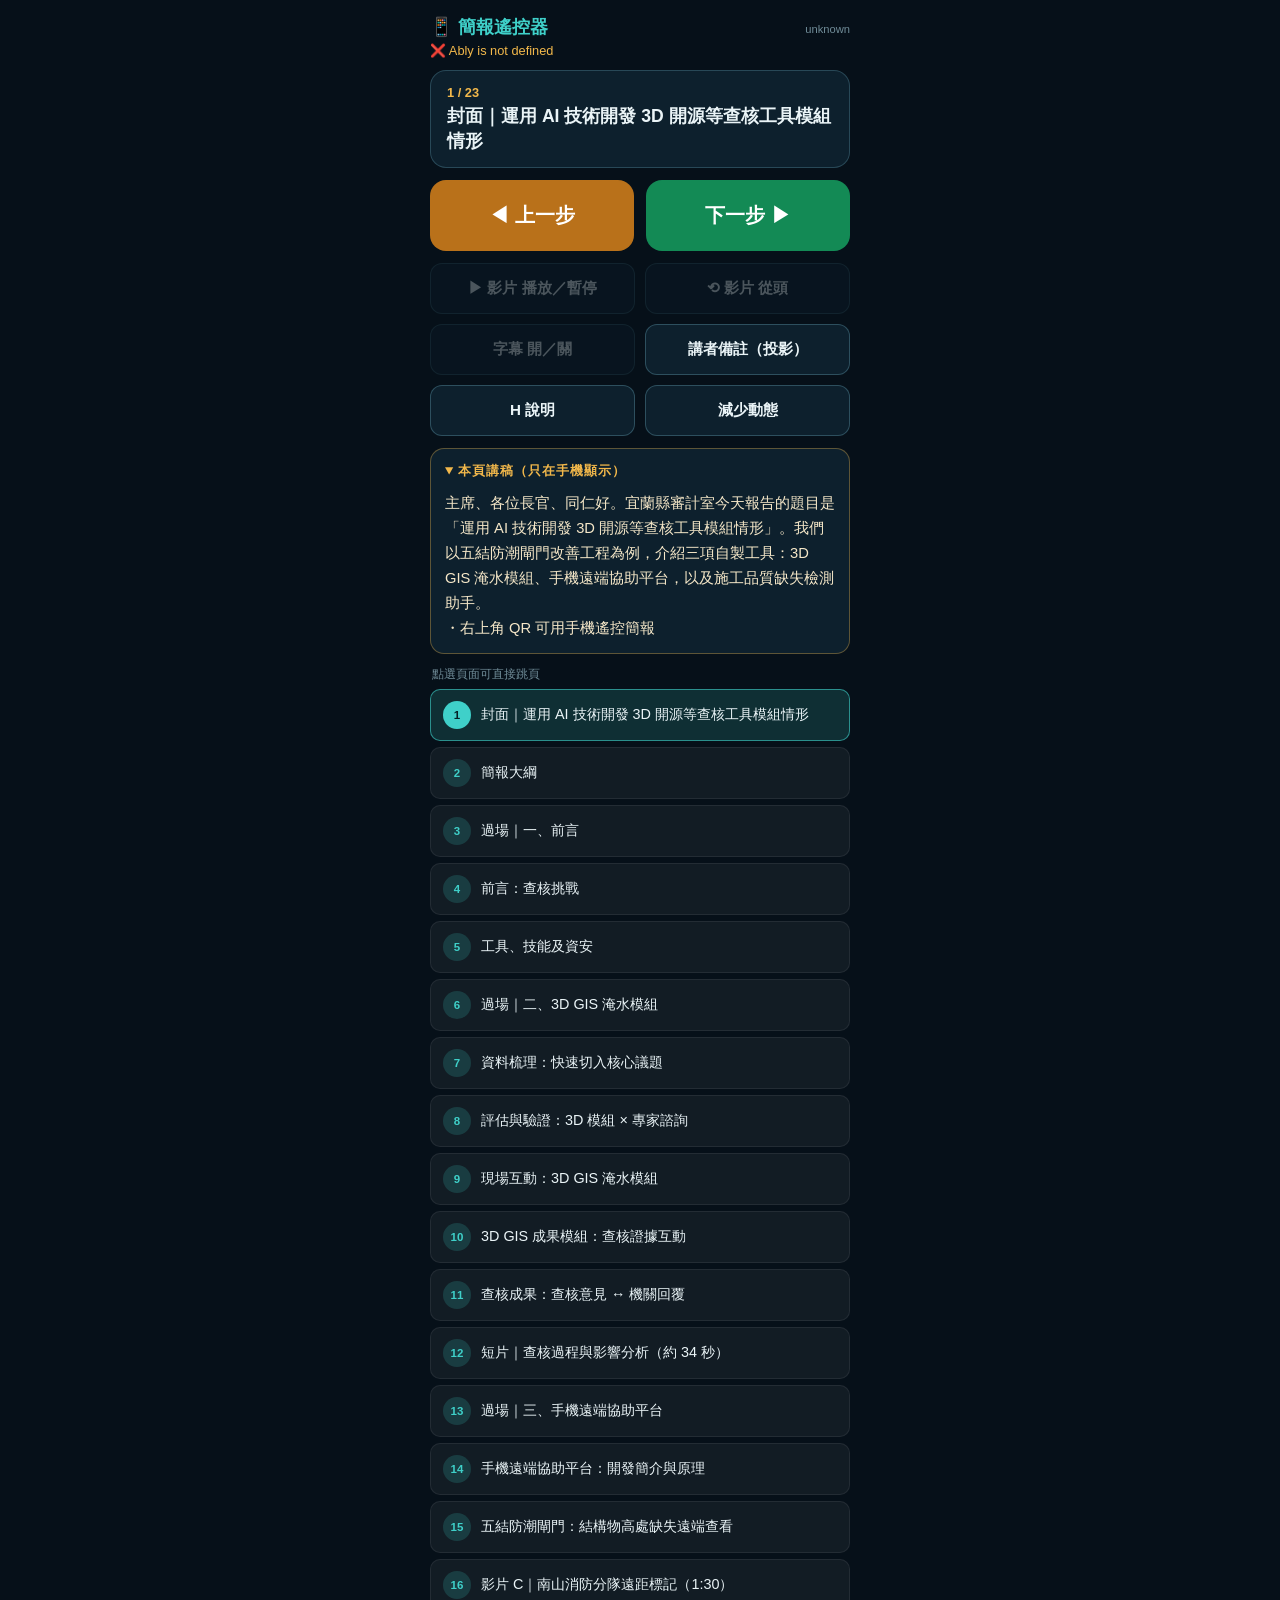
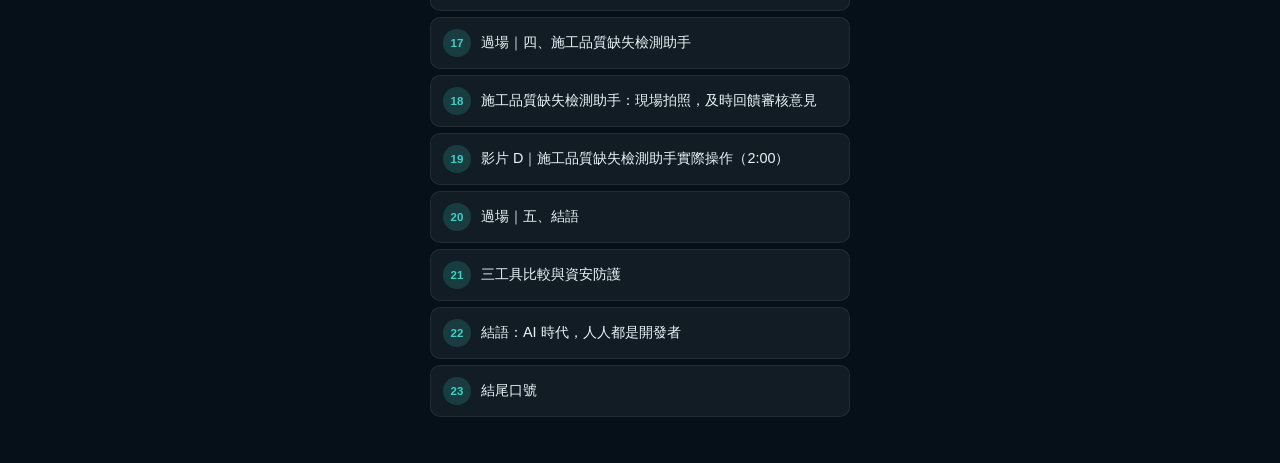
<file: wujie-floodgate/mobile.html>
<!DOCTYPE html>
<!-- 簡報手機遙控頁（slides-qr-remote 協定：nav／sync，另加 cmd 指令）。與簡報部署在同一資料夾。 -->
<html lang="zh-Hant">
<head>
<meta charset="UTF-8">
<meta name="viewport" content="width=device-width,initial-scale=1,maximum-scale=1,user-scalable=no">
<title>簡報遙控器｜五結防潮閘門</title>
<style>
  * { margin: 0; padding: 0; box-sizing: border-box; -webkit-tap-highlight-color: transparent; }
  body { font-family: -apple-system, "Segoe UI", "Microsoft JhengHei", "PingFang TC", sans-serif; background: #061019; color: #eaf4f7; min-height: 100vh; padding: 14px 14px 40px; display: flex; flex-direction: column; align-items: center; }
  .wrap { width: 100%; max-width: 420px; }
  .header { display: flex; justify-content: space-between; align-items: baseline; margin-bottom: 4px; }
  .header h1 { font-size: 1.15em; color: #3fd0c9; }
  .room { font-size: .7em; color: #6f8b97; }
  .status { font-size: .8em; color: #6f8b97; margin-bottom: 12px; }
  .status.connected { color: #6fd38f; } .status.disconnected { color: #f2b84b; }
  .now { background: #0d202d; border: 1px solid rgba(120,190,210,.25); border-radius: 16px; padding: 14px 16px; margin-bottom: 12px; }
  .now .pg { font-size: .8em; color: #f2b84b; font-weight: 700; }
  .now .tt { font-size: 1.1em; font-weight: 700; margin-top: 4px; line-height: 1.4; }
  .nav { display: flex; gap: 12px; margin-bottom: 12px; }
  .nav button { flex: 1; padding: 22px 0; border: 0; border-radius: 16px; font-size: 1.25em; font-weight: 800; color: #fff; }
  .nav .prev { background: #b9711a; } .nav .next { background: #138a55; }
  .nav button:active { transform: scale(.96); }
  .tools { display: grid; grid-template-columns: 1fr 1fr; gap: 10px; margin-bottom: 12px; }
  .tools button { padding: 14px 8px; border-radius: 12px; border: 1px solid rgba(120,190,210,.3); background: #0d202d; color: #eaf4f7; font-size: .95em; font-weight: 600; }
  .tools button.on { background: #12474a; border-color: #3fd0c9; color: #3fd0c9; }
  .tools button:disabled { opacity: .3; }
  .tools button:active:not(:disabled) { transform: scale(.96); }
  .notes { background: #0d202d; border: 1px solid rgba(242,184,75,.35); border-radius: 14px; padding: 12px 14px; margin-bottom: 12px; font-size: .92em; line-height: 1.7; color: #f5e7c8; }
  .notes summary { cursor: pointer; color: #f2b84b; font-weight: 700; font-size: .85em; letter-spacing: .08em; }
  .notes p { margin-top: 8px; white-space: pre-line; }
  .list-title { font-size: .75em; color: #6f8b97; margin: 6px 2px; }
  .item { display: flex; gap: 10px; align-items: center; padding: 11px 12px; margin-bottom: 6px; border-radius: 10px; background: rgba(255,255,255,.05); border: 1px solid rgba(255,255,255,.07); font-size: .9em; }
  .item .num { flex: none; width: 28px; height: 28px; border-radius: 50%; display: grid; place-items: center; font-size: .8em; font-weight: 700; background: rgba(63,208,201,.18); color: #3fd0c9; }
  .item.active { background: rgba(63,208,201,.16); border-color: rgba(63,208,201,.6); }
  .item.active .num { background: #3fd0c9; color: #052026; }
  .item:active { background: rgba(63,208,201,.25); }
  .model { display: none; background: #0b1a26; border: 1px solid rgba(63,208,201,.45); border-radius: 16px; padding: 12px; margin-bottom: 12px; }
  .model.show { display: block; }
  .model h2 { font-size: .9em; color: #3fd0c9; margin-bottom: 8px; letter-spacing: .06em; }
  .pad { position: relative; height: 170px; border-radius: 14px; background: repeating-linear-gradient(45deg, #0f2633 0 12px, #0d2230 12px 24px); border: 1px dashed rgba(63,208,201,.6); display: grid; place-items: center; color: #6f8b97; font-size: .9em; touch-action: none; user-select: none; -webkit-user-select: none; margin-bottom: 8px; }
  .pad.drag { border-style: solid; color: #3fd0c9; }
  .zoomrow { display: flex; gap: 8px; margin-bottom: 10px; }
  .zoomrow button { flex: 1; padding: 12px 0; border-radius: 12px; border: 1px solid rgba(120,190,210,.3); background: #0d202d; color: #eaf4f7; font-size: 1.05em; font-weight: 700; }
  .mgrid { display: grid; grid-template-columns: repeat(3, 1fr); gap: 8px; }
  .mgrid .lbl { grid-column: 1 / -1; font-size: .72em; color: #6f8b97; margin-top: 4px; }
  .mgrid button { padding: 11px 4px; border-radius: 10px; border: 1px solid rgba(120,190,210,.3); background: #0d202d; color: #eaf4f7; font-size: .85em; font-weight: 600; }
  .mgrid button:active, .zoomrow button:active { background: #12474a; }
  .live { position: relative; aspect-ratio: 16 / 9; border-radius: 14px; overflow: hidden; background: #000; border: 1px solid rgba(63,208,201,.6); touch-action: none; user-select: none; -webkit-user-select: none; margin-bottom: 8px; }
  .live img { width: 100%; height: 100%; object-fit: contain; display: block; pointer-events: none; }
  .live .hint2 { position: absolute; left: 0; right: 0; bottom: 0; padding: 4px 8px; font-size: .72em; color: #a9c1cb; background: linear-gradient(transparent, rgba(0,0,0,.75)); pointer-events: none; }
  .live .wait { position: absolute; inset: 0; display: grid; place-items: center; color: #6f8b97; font-size: .85em; pointer-events: none; }
  .live.drag { border-color: #f2b84b; }
  .closebtn { width: 100%; padding: 13px 0; margin-bottom: 10px; border-radius: 12px; border: 1px solid #ff6b5e; background: rgba(255,107,94,.14); color: #ffb3ab; font-size: 1em; font-weight: 800; }
  .drone { display: none; margin: 4px 0 10px; padding: 12px; border-radius: 14px; background: #10202b; border: 1px solid #f2b84b; }
  .drone.show { display: block; }
  .drone h3 { font-size: .85em; color: #f2b84b; margin-bottom: 8px; }
  .dpad { display: grid; grid-template-columns: repeat(3, 1fr); gap: 8px; }
  .dpad button, .dvert button { padding: 16px 0; border-radius: 12px; border: 1px solid rgba(242,184,75,.5); background: #1b2a33; color: #fff; font-size: 1.05em; font-weight: 800; touch-action: none; user-select: none; -webkit-user-select: none; }
  .dpad button.on, .dvert button.on { background: #6b4e12; }
  .dvert { display: grid; grid-template-columns: 1fr 1fr; gap: 8px; margin-top: 8px; }
  .dpad .sp { visibility: hidden; }
</style>
</head>
<body>
<div class="wrap">
  <div class="header"><h1>📱 簡報遙控器</h1><div class="room" id="room"></div></div>
  <div class="status" id="status">連線中…</div>
  <div class="now"><div class="pg" id="pg">- / -</div><div class="tt" id="tt">等待簡報…</div></div>
  <div class="nav"><button class="prev" data-c="prev">◀ 上一步</button><button class="next" data-c="next">下一步 ▶</button></div>
  <div class="tools">
    <button id="bPlay" data-c="play" disabled>▶ 影片 播放／暫停</button>
    <button id="bRestart" data-c="restart" disabled>⟲ 影片 從頭</button>
    <button id="bCc" data-c="cc" disabled>字幕 開／關</button>
    <button id="bNotes" data-c="notes">講者備註（投影）</button>
    <button id="bHelp" data-c="help">H 說明</button>
    <button id="bMotion" data-c="motion">減少動態</button>
    <button id="bCalc" data-c="calc" style="display:none;grid-column:1/-1">AI 輔助參數 開／關</button>
  </div>
  <div class="model" id="modelBox">
    <h2 id="modelTitle">🧭 3D 模型操作</h2>
    <div class="live" id="live"><img id="liveImg" alt=""><div class="wait" id="liveWait">連線後顯示模型即時畫面…</div><div class="hint2">拖曳：旋轉　輕點：點選畫面位置</div></div>
    <button class="closebtn" id="bClose">✕ 關閉模型彈窗</button>
    <div class="drone" id="drone"><h3>🚁 無人機控制器（按住移動）</h3>
      <div class="dpad"><span class="sp"></span><button data-k="ArrowUp">▲ 前進</button><span class="sp"></span><button data-k="ArrowLeft">◀ 左轉</button><button data-k="ArrowDown">▼ 後退</button><button data-k="ArrowRight">右轉 ▶</button></div>
      <div class="dvert"><button data-k="KeyE">⤒ 上升</button><button data-k="KeyQ">⤓ 下降</button></div>
    </div>
    <div class="zoomrow"><button data-z="1">＋ 放大</button><button data-z="-1">－ 縮小</button></div>
    <div class="mgrid" id="mgrid"></div>
  </div>
  <details class="notes" id="notesBox" open><summary>本頁講稿（只在手機顯示）</summary><p id="script">—</p></details>
  <div class="list-title">點選頁面可直接跳頁</div>
  <div id="list"></div>
</div>

<script src="https://cdn.ably.com/lib/ably.min-2.js"></script>
<script>
  const ABLY_KEY = 'y9S__A.igJ5VQ:OI-7oLz4u4V4NdOoTRK90nUxJLhPo5s6KpQxKnWdFdc';
  const room = new URLSearchParams(location.search).get('room') || 'unknown';
  document.getElementById('room').textContent = room;
  const $ = (id) => document.getElementById(id);
  let notes = [], total = 17, cur = 0, hostOnline = false, ch = null, client = null, idleTimer = null;
  const IDLE = 10 * 60 * 1000;

  function setStatus(t, c) { const e = $('status'); e.textContent = t; e.className = 'status' + (c ? ' ' + c : ''); }
  function resetIdle() { clearTimeout(idleTimer); idleTimer = setTimeout(() => { setStatus('⏱ 閒置逾 10 分鐘，已自動斷線', 'disconnected'); leave(); }, IDLE); }
  function leave() { try { ch.presence.leave(); } catch (e) {} try { client.close(); } catch (e) {} }

  function render(s) {
    if (s) { cur = s.h; total = s.total || total; }
    $('pg').textContent = (cur + 1) + ' / ' + total + (s && s.steps ? '　（逐步 ' + s.step + '/' + s.steps + '）' : '');
    const n = notes[cur];
    $('tt').textContent = n ? n.title : '第 ' + (cur + 1) + ' 頁';
    $('script').textContent = n ? n.script + (n.points.length ? '\n' + n.points.map((p) => '・' + p).join('\n') : '') : '—';
    document.querySelectorAll('.item').forEach((e, i) => e.classList.toggle('active', i === cur));
    if (s) {
      for (const id of ['bPlay', 'bRestart', 'bCc']) $(id).disabled = !s.film;
      $('bPlay').textContent = s.playing ? '❚❚ 影片 暫停' : '▶ 影片 播放';
      $('bCc').classList.toggle('on', !!(s.film && s.cc));
      $('bNotes').classList.toggle('on', !!s.notes); $('bHelp').classList.toggle('on', !!s.help); $('bMotion').classList.toggle('on', !!s.reduced); $('bMotion').textContent = s.reduced ? '已關閉進場、轉場動畫' : '減少動態';
      renderModel(s.model);
      $('bCalc').style.display = s.calc ? '' : 'none'; $('bCalc').classList.toggle('on', !!s.calcOpen); $('bCalc').textContent = s.calcOpen ? 'AI 輔助參數（已開啟，點此關閉）' : 'AI 輔助參數 開啟';
    }
  }
  function buildList() {
    const L = $('list'); L.innerHTML = '';
    for (let i = 0; i < total; i++) {
      const d = document.createElement('div'); d.className = 'item';
      d.innerHTML = '<div class="num">' + (i + 1) + '</div><div></div>'; d.lastChild.textContent = notes[i] ? notes[i].title : '第 ' + (i + 1) + ' 頁';
      d.onclick = () => { if (ch) { ch.publish('nav', { h: i }); cur = i; render(); resetIdle(); } };
      L.appendChild(d);
    }
  }
  document.querySelectorAll('[data-c]').forEach((b) => b.onclick = () => { if (ch) { ch.publish('cmd', { c: b.dataset.c }); resetIdle(); if (navigator.vibrate) navigator.vibrate(15); } });

  // ---- 3D 模型操作（指令轉給簡報，由簡報操作模型自身按鈕） ----
  const MODEL_UI = {
    risk: { title: '🧭 3D 淹水風險主模型', groups: [
      ['工程條件', [['施作前', { t: 'btn', label: '切換工程施作前' }], ['施作後', { t: 'btn', label: '切換工程施作後' }]]],
      ['Q10 流量情境', [['775 一般治理', { t: 'btn', label: 'Q10一般治理775 cms' }], ['750 關閘禦潮', { t: 'btn', label: 'Q10關閘禦潮750 cms' }], ['1088 目標年', { t: 'btn', label: 'Q10目標年1088 cms' }]]],
      ['評估年份', [['現況 2020', { t: 'sel', label: '選擇洪峰流量評估年份', value: 'BASE_2020' }], ['目標年 2070', { t: 'sel', label: '選擇洪峰流量評估年份', value: 'TARGET_2070' }]]],
      ['視角與展示', [['閘門近景', { t: 'btn', label: '閘門近景' }], ['垂直俯視', { t: 'btn', label: '垂直俯視' }], ['降雨情景', { t: 'btn', label: '播放強降雨情景（假設）' }], ['自由瀏覽', { t: 'btn', label: '啟用自由瀏覽' }], ['退出自由瀏覽', { t: 'btn', label: '退出自由瀏覽' }], ['收合工具列', { t: 'btn', label: '收合工具列內容' }]]],
    ] },
    audit: { title: '🧭 查核證據 3D 模型', groups: [
      ['視角', [['區域', { t: 'btn', label: '區域' }], ['斜視', { t: 'btn', label: '斜視' }], ['俯視', { t: 'btn', label: '俯視' }], ['閘門', { t: 'btn', label: '閘門' }], ['聚落', { t: 'btn', label: '聚落' }], ['無人機', { t: 'btn', label: '無人機' }]]],
      ['風險查核點', [['？1 內外水', { t: 'cp', i: 0 }], ['？2 堤岸餘裕', { t: 'cp', i: 1 }], ['？3 越波', { t: 'cp', i: 2 }], ['？4 多門失效', { t: 'cp', i: 3 }], ['？5 抽水依賴', { t: 'cp', i: 4 }], ['關閉分析卡', { t: 'btn', label: '關閉風險分析卡' }]]],
      ['面板', [['查核點明細', { t: 'btn', label: '風險查核點明細' }], ['關閉明細', { t: 'btn', label: '關閉風險查核點明細' }], ['操作說明', { t: 'btn', label: '本模型操作說明' }]]],
    ] },
  };
  let modelNow = null;
  const sendModel = (mm) => { if (ch) { ch.publish('cmd', { c: 'model', m: mm }); resetIdle(); if (navigator.vibrate) navigator.vibrate(10); } };
  function renderModel(kind) {
    if (kind === modelNow) return; modelNow = kind;
    const box = $('modelBox'); box.classList.toggle('show', !!kind); $('drone').classList.remove('show'); $('liveImg').removeAttribute('src'); $('liveWait').style.display = ''; if (!kind) return;
    const ui = MODEL_UI[kind]; $('modelTitle').textContent = ui.title; const g = $('mgrid'); g.innerHTML = '';
    for (const [lbl, items] of ui.groups) {
      const l = document.createElement('div'); l.className = 'lbl'; l.textContent = lbl; g.appendChild(l);
      for (const [text, cmd] of items) { const b = document.createElement('button'); b.textContent = text; b.onclick = () => { sendModel(cmd); if (kind === 'audit' && lbl === '視角') $('drone').classList.toggle('show', text === '無人機'); }; g.appendChild(b); }
    }
  }
  document.querySelectorAll('[data-z]').forEach((b) => b.onclick = () => sendModel({ t: 'zoom', dir: +b.dataset.z }));
  (() => { // 即時畫面：拖曳 → 旋轉（每 120ms 累積送出）；輕點 → 點選同位置
    const pad = $('live'); let last = null, start = null, moved = 0, acc = [0, 0], timer = null;
    const flush = () => { if (Math.abs(acc[0]) + Math.abs(acc[1]) > 2) sendModel({ t: 'rot', dx: Math.round(acc[0] * 2.4), dy: Math.round(acc[1] * 2.4) }); acc = [0, 0]; };
    pad.addEventListener('pointerdown', (e) => { last = start = [e.clientX, e.clientY]; moved = 0; pad.classList.add('drag'); pad.setPointerCapture(e.pointerId); timer = setInterval(flush, 120); });
    pad.addEventListener('pointermove', (e) => { if (!last) return; const dx = e.clientX - last[0], dy = e.clientY - last[1]; acc[0] += dx; acc[1] += dy; moved += Math.abs(dx) + Math.abs(dy); last = [e.clientX, e.clientY]; });
    const end = (e) => {
      if (!last) return; last = null; pad.classList.remove('drag'); clearInterval(timer);
      if (moved < 8) { const r = pad.getBoundingClientRect(); acc = [0, 0]; sendModel({ t: 'tap', x: (start[0] - r.left) / r.width, y: (start[1] - r.top) / r.height }); } else flush();
    };
    pad.addEventListener('pointerup', end); pad.addEventListener('pointercancel', end);
  })();
  $('bClose').onclick = () => sendModel({ t: 'close' });
  document.querySelectorAll('[data-k]').forEach((b) => { // 無人機：按住持續送出，放開即停
    let t = null; const code = b.dataset.k;
    const down = (e) => { e.preventDefault(); if (t) return; b.classList.add('on'); const send = () => ch && ch.publish('cmd', { c: 'model', m: { t: 'key', code, down: true } }); send(); t = setInterval(send, 300); if (navigator.vibrate) navigator.vibrate(10); };
    const up = () => { if (!t) return; clearInterval(t); t = null; b.classList.remove('on'); if (ch) ch.publish('cmd', { c: 'model', m: { t: 'key', code, down: false } }); };
    b.addEventListener('pointerdown', down); b.addEventListener('pointerup', up); b.addEventListener('pointerleave', up); b.addEventListener('pointercancel', up);
  });

  fetch('speaker-notes.json').then((r) => r.json()).then((j) => { notes = j; total = j.length; buildList(); render(); }).catch(() => { buildList(); });

  function setHost(on) { hostOnline = on; if (!on) { setStatus('✖ 簡報已關閉，已斷線', 'disconnected'); leave(); } }
  try {
    client = new Ably.Realtime({ key: ABLY_KEY, clientId: 'mobile-' + Date.now() });
    ch = client.channels.get('slide-remote-' + room);
    ch.subscribe('frame', (m) => { if (m.data && m.data.img && modelNow) { $('liveImg').src = m.data.img; $('liveWait').style.display = 'none'; } });
    ch.subscribe('sync', (m) => { if (m.data && typeof m.data.h === 'number') { render(m.data); resetIdle(); } });
    ch.presence.subscribe('enter', (m) => { if (m.clientId && m.clientId.indexOf('host-') === 0) { setHost(true); resetIdle(); } });
    ch.presence.subscribe('leave', (m) => { if (m.clientId && m.clientId.indexOf('host-') === 0) setHost(false); });
    client.connection.on('connected', () => {
      setStatus('✅ 已連線', 'connected'); try { ch.presence.enter(); } catch (e) {} resetIdle();
      ch.presence.get((err, members) => { if (err) return; const hosts = members.filter((x) => x.clientId && x.clientId.indexOf('host-') === 0); if (hosts.length) { hostOnline = true; ch.publish('cmd', { c: 'noop' }); } else setStatus('⚠️ 找不到簡報，請確認簡報已開啟並重新掃 QR', 'disconnected'); });
    });
    client.connection.on('connecting', () => setStatus('⏳ 連線中…'));
    client.connection.on('disconnected', () => setStatus('⚠️ 連線中斷，重連中…', 'disconnected'));
    client.connection.on('suspended', () => setStatus('⛔ 連線已暫停', 'disconnected'));
    client.connection.on('closed', () => setStatus('✖ 連線已關閉', 'disconnected'));
    client.connection.on('failed', () => setStatus('❌ 連線失敗', 'disconnected'));
  } catch (e) { setStatus('❌ ' + e.message, 'disconnected'); }
  buildList(); render();
</script>
</body>
</html>
</file>
<file: wujie-floodgate/style.css>
/* 五結防潮閘門動態簡報｜1920×1080 舞台 */
:root {
  --bg: #061019;
  --bg2: #0b1c28;
  --panel: rgba(13, 32, 45, 0.86);
  --line: rgba(120, 190, 210, 0.22);
  --ink: #eaf4f7;
  --ink2: #a9c1cb;
  --ink3: #6f8b97;
  --teal: #3fd0c9;
  --teal2: #1d8f9a;
  --sea: #2c7fb8;
  --amber: #f2b84b;
  --red: #ff6b5e;
  --green: #6fd38f;
  --violet: #a99cff;
  --font: "Noto Sans TC", "Microsoft JhengHei", "PingFang TC", "Heiti TC", sans-serif;
  --num: "Bahnschrift", "DIN Alternate", "Segoe UI", var(--font);
  --ease: cubic-bezier(.2, .7, .2, 1);
}
* { box-sizing: border-box; margin: 0; padding: 0; }
html, body { width: 100%; height: 100%; background: #02070b; overflow: hidden; font-family: var(--font); color: var(--ink); }
button { font-family: inherit; }

#viewport { position: fixed; inset: 0; display: grid; place-items: center; }
#stage {
  position: absolute; left: 50%; top: 50%; width: 1920px; height: 1080px;
  transform-origin: 0 0; background: var(--bg); overflow: hidden;
}

/* ---------- 共用版面 ---------- */
.slide { position: absolute; inset: 0; opacity: 0; visibility: hidden; transition: opacity .6s var(--ease), visibility 0s .6s; }
.slide.active { opacity: 1; visibility: visible; transition: opacity .6s var(--ease); }
.slide .bgimg { position: absolute; inset: 0; background-size: cover; background-position: center; }
.slide .shade { position: absolute; inset: 0; }
.pad { position: absolute; inset: 0; padding: 96px 120px 110px; }
.kicker { font-size: 26px; letter-spacing: .18em; color: var(--teal); font-weight: 700; }
.kicker .no { font-family: var(--num); color: var(--ink3); margin-right: 18px; letter-spacing: .05em; }
h2.title { font-size: 64px; line-height: 1.2; font-weight: 800; margin-top: 14px; letter-spacing: .02em; }
h2.title em { font-style: normal; color: var(--amber); }
.lead { font-size: 30px; color: var(--ink2); line-height: 1.6; margin-top: 18px; }
.src { position: absolute; left: 120px; bottom: 52px; right: 360px; font-size: 20px; color: var(--ink3); line-height: 1.45; }
.src b { color: var(--ink2); font-weight: 600; }
.tag { display: inline-block; font-size: 20px; padding: 4px 14px; border-radius: 999px; border: 1px solid currentColor; line-height: 1.4; white-space: nowrap; }
.tag.a { color: var(--green); } .tag.b { color: var(--teal); } .tag.c { color: var(--amber); } .tag.d { color: var(--red); } .tag.x { color: var(--ink3); }
.card { background: var(--panel); border: 1px solid var(--line); border-radius: 22px; padding: 30px 34px; backdrop-filter: blur(6px); }
.num { font-family: var(--num); font-variant-numeric: tabular-nums; }

/* 進場動畫：.an 隨投影片啟動，--d 為延遲 */
.an { opacity: 0; }
.slide.active .an, .scene.on .an { animation: rise .8s var(--ease) var(--d, 0s) both; }
.slide.active .an.fade, .scene.on .an.fade { animation-name: fade; }
.slide.active .an.zoom, .scene.on .an.zoom { animation-name: zoomin; }
.slide.active .an.left, .scene.on .an.left { animation-name: fromleft; }
.slide.active .an.right, .scene.on .an.right { animation-name: fromright; }
@keyframes rise { from { opacity: 0; transform: translateY(28px); } to { opacity: 1; transform: none; } }
@keyframes fade { from { opacity: 0; } to { opacity: 1; } }
@keyframes zoomin { from { opacity: 0; transform: scale(.86); } to { opacity: 1; transform: none; } }
@keyframes fromleft { from { opacity: 0; transform: translateX(-60px); } to { opacity: 1; transform: none; } }
@keyframes fromright { from { opacity: 0; transform: translateX(60px); } to { opacity: 1; transform: none; } }
/* 逐步顯示（→ 鍵） */
[data-step] { opacity: 0; transform: translateY(18px); transition: opacity .6s var(--ease), transform .6s var(--ease); }
[data-step].shown { opacity: 1; transform: none; }
/* SVG 描線 */
.draw { stroke-dasharray: var(--len, 3000); stroke-dashoffset: var(--len, 3000); }
.slide.active .draw, .scene.on .draw { animation: draw var(--dur, 2.4s) var(--ease) var(--d, 0s) forwards; }
@keyframes draw { to { stroke-dashoffset: 0; } }
.kenburns { animation: none; }
.slide.active .kenburns, .scene.on .kenburns { animation: kb var(--kb, 18s) linear both; }
@keyframes kb { from { transform: scale(1.04) translate(0, 0); } to { transform: scale(1.16) translate(-2%, -1.5%); } }
.pulse { animation: pulse 2.2s ease-out infinite; transform-origin: center; transform-box: fill-box; }
@keyframes pulse { 0% { opacity: .9; transform: scale(.6); } 100% { opacity: 0; transform: scale(2.4); } }

/* ---------- 底部導覽 ---------- */
#hud { position: absolute; left: 0; right: 0; bottom: 0; height: 40px; display: flex; align-items: center; gap: 22px; padding: 0 40px; font-size: 18px; color: var(--ink3); z-index: 50; pointer-events: none; }
#hud .bar { flex: 1; height: 3px; background: rgba(255,255,255,.08); border-radius: 2px; overflow: hidden; }
#hud .bar i { display: block; height: 100%; width: 0; background: linear-gradient(90deg, var(--teal2), var(--teal)); transition: width .5s var(--ease); }
#hud .sec { color: var(--ink2); }
#notes { position: absolute; right: 30px; bottom: 56px; width: 760px; max-height: 560px; white-space: pre-line; overflow: auto; z-index: 60; background: rgba(4, 12, 18, .95); border: 1px solid var(--amber); border-radius: 16px; padding: 22px 26px; font-size: 22px; line-height: 1.6; color: #f5e7c8; display: none; }
#notes.show { display: block; }
#notes h4 { font-size: 18px; color: var(--amber); letter-spacing: .1em; margin-bottom: 8px; }
#help { position: absolute; inset: 0; z-index: 70; background: rgba(2, 8, 12, .9); display: none; place-items: center; }
#help.show { display: grid; }
#help .card { width: 980px; font-size: 26px; line-height: 1.9; }
#help kbd { font-family: var(--num); background: #17303e; border: 1px solid var(--line); border-radius: 8px; padding: 2px 10px; margin-right: 6px; }
#navbtns { position: absolute; right: 36px; bottom: 50px; z-index: 55; display: flex; gap: 10px; opacity: .25; transition: opacity .3s; }
#navbtns:hover { opacity: 1; }
#navbtns button { width: 54px; height: 54px; border-radius: 50%; border: 1px solid var(--line); background: rgba(10, 28, 38, .9); color: var(--ink); font-size: 24px; cursor: pointer; }

/* ---------- 1 封面 ---------- */
#s-cover .shade { background: linear-gradient(90deg, rgba(4,12,18,.94) 0%, rgba(4,12,18,.72) 46%, rgba(4,12,18,.15) 100%); }
#s-cover .bgimg { transform-origin: 70% 40%; }
#s-cover .river { position: absolute; inset: 0; }
#s-cover .t1 { position: absolute; left: 120px; top: 250px; }
#s-cover h1 { font-size: 112px; font-weight: 900; letter-spacing: .04em; line-height: 1.12; margin: 26px 0 30px; text-shadow: 0 6px 40px rgba(0,0,0,.5); }
#s-cover h1 small { display: block; font-size: 50px; font-weight: 700; color: var(--teal); letter-spacing: .08em; margin-top: 18px; }
#s-cover .sub { font-size: 34px; color: var(--ink2); letter-spacing: .12em; }
#s-cover .meta { position: absolute; left: 120px; bottom: 110px; font-size: 26px; color: var(--ink2); line-height: 1.7; }
#s-cover .meta b { color: var(--ink); }

/* ---------- 2 故事線 ---------- */
.story { position: absolute; left: 150px; right: 150px; top: 430px; height: 420px; }
.story .node { position: absolute; width: 190px; text-align: center; transform: translate(-50%, 0); }
.story .node .dot { width: 110px; height: 110px; margin: 0 auto 22px; border-radius: 50%; display: grid; place-items: center; font-family: var(--num); font-size: 44px; font-weight: 700; background: #0f2633; border: 3px solid var(--teal2); color: var(--teal); box-shadow: 0 0 0 0 rgba(63,208,201,.0); }
.story .node b { display: block; font-size: 34px; line-height: 1.3; }
.story .node span { display: block; font-size: 23px; color: var(--ink3); margin-top: 8px; line-height: 1.4; }
.story .node.hot .dot { background: var(--teal); color: #052026; border-color: var(--teal); box-shadow: 0 0 40px rgba(63,208,201,.55); }
.story .node.gold .dot { border-color: var(--amber); color: var(--amber); }
.story .node.gold.hot .dot { background: var(--amber); color: #2a1a00; box-shadow: 0 0 40px rgba(242,184,75,.55); }

/* ---------- 3 調查緣起 ---------- */
.grid3 { position: absolute; left: 120px; right: 120px; top: 330px; display: grid; grid-template-columns: repeat(3, 1fr); gap: 34px; }
.stat .k { font-size: 26px; color: var(--ink2); }
.stat .v { font-family: var(--num); font-size: 84px; font-weight: 700; color: var(--ink); line-height: 1.15; margin-top: 10px; letter-spacing: -.01em; }
.stat .v small { font-size: 36px; font-family: var(--font); font-weight: 700; margin-left: 6px; color: var(--ink2); }
.stat .d { font-size: 23px; color: var(--ink3); margin-top: 12px; line-height: 1.55; }
.stat.warn .v { color: var(--amber); }
.stat.teal .v { color: var(--teal); }
.timeline { position: absolute; left: 120px; right: 120px; top: 760px; height: 150px; }

/* ---------- 4 工程介紹 ---------- */
.mapbox { position: absolute; left: 120px; top: 300px; width: 1000px; height: 620px; border-radius: 22px; overflow: hidden; border: 1px solid var(--line); }
.mapbox img { width: 100%; height: 100%; object-fit: cover; }
.mapbox .pin { position: absolute; transform: translate(-50%, -50%); }
.mapbox .lbl { position: absolute; font-size: 24px; font-weight: 700; padding: 6px 14px; border-radius: 10px; background: rgba(4, 14, 20, .82); border: 1px solid var(--teal); color: var(--ink); white-space: nowrap; }
.facts { position: absolute; left: 1160px; right: 120px; top: 300px; display: flex; flex-direction: column; gap: 18px; }
.fact { display: flex; gap: 20px; align-items: baseline; padding: 18px 26px; border-left: 4px solid var(--teal2); background: rgba(13, 32, 45, .7); border-radius: 0 16px 16px 0; }
.fact b { font-family: var(--num); font-size: 40px; color: var(--teal); min-width: 200px; flex: none; }
.fact span { font-size: 25px; color: var(--ink2); line-height: 1.45; }
.inset { position: absolute; width: 520px; border-radius: 16px; overflow: hidden; border: 2px solid rgba(255,255,255,.8); box-shadow: 0 20px 60px rgba(0,0,0,.6); }
.inset img { width: 100%; display: block; }
.inset figcaption { position: absolute; left: 0; right: 0; bottom: 0; padding: 8px 14px; font-size: 19px; background: linear-gradient(transparent, rgba(0,0,0,.85)); }

/* ---------- 5 風險 ---------- */
.riskmap { position: absolute; left: 0; right: 0; top: 250px; height: 640px; }
.riskcard { position: absolute; width: 560px; padding: 26px 30px; }
.riskcard h3 { font-size: 36px; display: flex; align-items: center; gap: 14px; }
.riskcard h3 i { font-style: normal; font-family: var(--num); font-size: 22px; padding: 2px 12px; border-radius: 8px; background: rgba(255,255,255,.08); color: var(--ink2); }
.riskcard p { font-size: 24px; color: var(--ink2); line-height: 1.55; margin-top: 12px; }
.riskcard p b { color: var(--amber); font-family: var(--num); }
.hub { position: absolute; left: 960px; top: 570px; transform: translate(-50%, -50%); width: 300px; height: 300px; border-radius: 50%; display: grid; place-items: center; text-align: center; background: radial-gradient(circle, #123445 0%, #0a1d28 70%); border: 2px solid var(--teal2); font-size: 34px; font-weight: 800; line-height: 1.35; }
.layers { position: absolute; left: 120px; right: 120px; bottom: 120px; display: flex; align-items: center; justify-content: center; gap: 26px; font-size: 30px; font-weight: 700; }
.layers span { padding: 12px 28px; border-radius: 14px; background: rgba(13,32,45,.8); border: 1px solid var(--line); }
.layers span.hl { border-color: var(--amber); color: var(--amber); }
.layers .arr { color: var(--ink3); border: 0; background: none; padding: 0; }

/* ---------- 6 現場查核 ---------- */
.carousel { position: absolute; left: 120px; top: 290px; width: 1060px; height: 640px; border-radius: 22px; overflow: hidden; border: 1px solid var(--line); background: #000; }
.carousel figure { position: absolute; inset: 0; opacity: 0; transition: opacity .8s var(--ease); }
.carousel figure.on { opacity: 1; }
.carousel img { width: 100%; height: 100%; object-fit: cover; }
.carousel figcaption { position: absolute; left: 0; right: 0; bottom: 0; padding: 70px 34px 26px; background: linear-gradient(transparent, rgba(0,0,0,.88)); font-size: 34px; font-weight: 800; }
.carousel figcaption small { display: block; font-size: 22px; font-weight: 500; color: var(--ink2); margin-top: 6px; }
.thumbs { position: absolute; left: 1220px; right: 120px; top: 290px; display: flex; flex-direction: column; gap: 16px; }
.thumb { display: grid; grid-template-columns: 150px 1fr; gap: 20px; align-items: center; padding: 12px; border-radius: 16px; border: 1px solid var(--line); background: rgba(13, 32, 45, .6); cursor: pointer; transition: all .4s; }
.thumb img { width: 150px; height: 100px; object-fit: cover; border-radius: 10px; }
.thumb b { font-size: 26px; display: block; }
.thumb span { font-size: 20px; color: var(--ink3); display: block; margin-top: 4px; line-height: 1.4; }
.thumb.on { border-color: var(--amber); background: rgba(60, 44, 10, .55); }
.thumb.on span { color: #f0d9a8; }

.findings { position: absolute; left: 120px; right: 120px; top: 290px; display: grid; grid-template-columns: 1fr 1fr; gap: 26px; }
.finding { padding: 26px 30px; }
.finding h3 { font-size: 30px; line-height: 1.35; display: flex; gap: 14px; align-items: flex-start; }
.finding h3 .ix { flex: none; font-family: var(--num); font-size: 22px; padding: 4px 12px; border-radius: 8px; background: rgba(242, 184, 75, .16); color: var(--amber); margin-top: 3px; }
.finding .cmp { display: flex; align-items: center; gap: 18px; margin-top: 16px; font-size: 24px; color: var(--ink2); }
.finding .cmp .box { flex: 1; padding: 12px 16px; border-radius: 12px; background: rgba(255, 255, 255, .04); border: 1px solid var(--line); line-height: 1.4; }
.finding .cmp .box b { display: block; font-family: var(--num); font-size: 36px; color: var(--ink); }
.finding .cmp .box.bad b { color: var(--red); }
.finding .cmp .vs { color: var(--ink3); font-size: 22px; }
.finding p { font-size: 22px; color: var(--ink3); margin-top: 12px; line-height: 1.5; }

/* ---------- 7 查核升級 ---------- */
.versus { position: absolute; left: 120px; right: 120px; top: 300px; display: grid; grid-template-columns: 1fr 120px 1fr; align-items: stretch; }
.versus .col { padding: 34px 40px; }
.versus h3 { font-size: 40px; margin-bottom: 20px; }
.versus li { list-style: none; font-size: 30px; line-height: 1.5; padding: 14px 0 14px 46px; position: relative; border-top: 1px dashed var(--line); }
.versus li::before { content: "?"; position: absolute; left: 0; top: 14px; width: 32px; height: 32px; border-radius: 50%; display: grid; place-items: center; font-size: 20px; font-weight: 800; background: rgba(255,255,255,.08); color: var(--ink2); }
.versus .col.ins { border-color: rgba(242, 184, 75, .55); background: rgba(52, 38, 10, .55); }
.versus .col.ins h3 { color: var(--amber); }
.versus .col.ins li::before { background: var(--amber); color: #2a1a00; }
.versus .mid { display: grid; place-items: center; }
.chain { position: absolute; left: 120px; right: 120px; bottom: 120px; display: flex; justify-content: center; align-items: center; gap: 18px; font-size: 30px; font-weight: 700; }
.chain span { padding: 14px 30px; border-radius: 999px; border: 2px solid var(--teal2); }
.chain span:last-child { border-color: var(--amber); color: var(--amber); }
.chain i { font-style: normal; color: var(--ink3); }

/* ---------- 8 AI 管線 ---------- */
.pipe { position: absolute; left: 0; right: 0; top: 270px; height: 640px; }
.pcol { position: absolute; top: 0; width: 380px; }
.pcol h4 { font-size: 26px; letter-spacing: .14em; color: var(--teal); margin-bottom: 16px; }
.pitem { font-size: 25px; padding: 15px 20px; margin-bottom: 14px; border-radius: 14px; background: var(--panel); border: 1px solid var(--line); line-height: 1.4; }
.pitem small { display: block; font-size: 19px; color: var(--ink3); margin-top: 4px; }
.pcol.ai .pitem { border-color: rgba(169, 156, 255, .5); }
.pcol.ai h4 { color: var(--violet); }
.pcol.out h4 { color: var(--amber); }
.pcol.out .pitem { border-color: rgba(242, 184, 75, .45); }
.position-note { position: absolute; left: 120px; right: 120px; bottom: 112px; text-align: center; font-size: 28px; color: var(--ink); padding: 18px; border-radius: 16px; background: rgba(63, 208, 201, .1); border: 1px solid rgba(63, 208, 201, .45); }

/* ---------- 嵌入模型 ---------- */
.modelwrap { position: absolute; left: 60px; top: 170px; width: 1330px; height: 800px; border-radius: 20px; overflow: hidden; border: 2px solid var(--teal2); background: #0a1820; }
.modelwrap .fallback { position: absolute; inset: 0; background-size: cover; background-position: center; }
.modelwrap .fallback::after { content: attr(data-msg); position: absolute; left: 50%; top: 50%; transform: translate(-50%, -50%); padding: 14px 26px; border-radius: 12px; background: rgba(0,0,0,.75); font-size: 24px; white-space: nowrap; }
.modelwrap iframe { position: absolute; inset: 0; width: 100%; height: 100%; border: 0; opacity: 0; transition: opacity .6s; }
.modelwrap iframe.ready { opacity: 1; }
.modelwrap .live { position: absolute; left: 16px; bottom: 16px; z-index: 3; font-size: 18px; padding: 4px 12px; border-radius: 8px; background: rgba(200, 30, 30, .85); color: #fff; letter-spacing: .1em; pointer-events: none; }
.modelside { position: absolute; left: 1420px; right: 50px; top: 170px; bottom: 100px; display: flex; flex-direction: column; gap: 14px; }
.modelhead { position: absolute; left: 60px; top: 60px; right: 60px; }
.modelhead h2 { font-size: 48px; font-weight: 800; margin-top: 6px; }
.sctable { width: 100%; border-collapse: collapse; font-size: 20px; }
.sctable th { text-align: left; font-weight: 600; color: var(--ink3); font-size: 17px; padding: 6px 4px; border-bottom: 1px solid var(--line); }
.sctable td { padding: 9px 4px; border-bottom: 1px solid rgba(255,255,255,.05); font-family: var(--num); }
.sctable td.n { font-family: var(--font); color: var(--ink2); font-size: 18px; line-height: 1.3; }
.sctable tr.hl td { color: var(--amber); }
.hint { font-size: 20px; line-height: 1.55; color: var(--ink2); }
.hint b { color: var(--teal); }
.warnbox { font-size: 19px; line-height: 1.5; color: #f5d9a6; padding: 14px 18px; border-radius: 12px; background: rgba(242, 184, 75, .1); border: 1px solid rgba(242, 184, 75, .4); }

/* ---------- 9 專家 ---------- */
.loop { position: absolute; left: 120px; top: 300px; width: 760px; height: 620px; }
.experts { position: absolute; left: 930px; right: 120px; top: 290px; display: flex; flex-direction: column; gap: 14px; }
.ex { padding: 18px 24px; border-radius: 16px; background: var(--panel); border: 1px solid var(--line); }
.ex b { font-size: 26px; display: block; }
.ex p { font-size: 21px; color: var(--ink2); margin-top: 6px; line-height: 1.5; }
.ex .tag { font-size: 16px; margin-left: 10px; vertical-align: 3px; }
.grades { display: grid; grid-template-columns: repeat(4, 1fr); gap: 12px; }
.grade { padding: 14px 16px; border-radius: 14px; border: 1px solid var(--line); background: rgba(255,255,255,.03); }
.grade b { font-family: var(--num); font-size: 34px; }
.grade span { display: block; font-size: 19px; font-weight: 700; margin-top: 2px; }
.grade small { display: block; font-size: 16px; color: var(--ink3); line-height: 1.4; margin-top: 6px; }

/* ---------- 10 三個數字 ---------- */
.three { position: absolute; left: 120px; right: 120px; top: 290px; display: grid; grid-template-columns: repeat(3, 1fr); gap: 34px; }
.big { padding: 34px 36px 30px; position: relative; overflow: hidden; }
.big .bn { font-family: var(--num); font-size: 150px; font-weight: 700; line-height: 1; letter-spacing: -.02em; }
.big .bn small { font-size: 60px; margin-left: 6px; }
.big h3 { font-size: 36px; margin-top: 12px; }
.big p { font-size: 23px; color: var(--ink2); line-height: 1.55; margin-top: 12px; }
.big .viz { height: 150px; margin-top: 16px; }
.big .how { margin-top: 14px; padding-top: 14px; border-top: 1px dashed var(--line); font-size: 19px; color: var(--ink3); line-height: 1.5; }
.big .how b { color: var(--ink2); }
.big.c1 .bn { color: var(--amber); } .big.c2 .bn { color: var(--red); } .big.c3 .bn { color: var(--teal); }
.bottomline { position: absolute; left: 120px; right: 120px; bottom: 110px; text-align: center; font-size: 34px; font-weight: 800; }
.bottomline em { font-style: normal; color: var(--amber); }

/* ---------- 11 審核通知 ---------- */
.notice3 { position: absolute; left: 120px; right: 120px; top: 300px; display: grid; grid-template-columns: repeat(3, 1fr); gap: 30px; }
.dir { padding: 30px 32px; border-top: 6px solid var(--teal); }
.dir .ic { font-size: 22px; letter-spacing: .2em; color: var(--ink3); }
.dir h3 { font-size: 46px; margin: 8px 0 14px; }
.dir p { font-size: 24px; color: var(--ink2); line-height: 1.6; }
.dir .ev { margin-top: 16px; font-size: 20px; color: var(--ink3); line-height: 1.5; padding-top: 12px; border-top: 1px dashed var(--line); }
.dir.e { border-top-color: var(--amber); } .dir.e h3 { color: var(--amber); }
.dir.i { border-top-color: var(--red); } .dir.i h3 { color: var(--red); }
.dir.r { border-top-color: var(--teal); } .dir.r h3 { color: var(--teal); }
.check4 { position: absolute; left: 120px; right: 120px; bottom: 112px; display: flex; gap: 14px; align-items: center; flex-wrap: wrap; font-size: 22px; color: var(--ink2); }
.check4 b { color: var(--ink); margin-right: 6px; }
.check4 span { padding: 8px 16px; border-radius: 10px; background: rgba(255,255,255,.05); border: 1px solid var(--line); }

/* ---------- 12 結語 ---------- */
#s-end .shade { background: radial-gradient(ellipse at center, rgba(4,12,18,.55) 0%, rgba(4,12,18,.94) 75%); }
#s-end .bgimg { transform-origin: 50% 50%; }
.slide.active#s-end .bgimg { animation: rise-up 16s linear both; }
@keyframes rise-up { from { transform: scale(1.25); filter: blur(0); } to { transform: scale(1.0); } }
.three-lines { position: absolute; left: 0; right: 0; top: 280px; text-align: center; }
.three-lines p { font-size: 70px; font-weight: 900; line-height: 1.75; letter-spacing: .06em; }
.three-lines p b { color: var(--teal); }
.three-lines p:nth-child(2) b { color: var(--amber); }
.three-lines p:nth-child(3) b { color: var(--green); }
.closing { position: absolute; left: 0; right: 0; bottom: 150px; text-align: center; font-size: 30px; color: var(--ink2); line-height: 1.7; }

/* ---------- 影片播放器 ---------- */
.film { position: absolute; inset: 0; background: #050d13; }
.film .scene { position: absolute; inset: 0; opacity: 0; visibility: hidden; transition: opacity .7s var(--ease), visibility 0s .7s; }
.film .scene.on { opacity: 1; visibility: visible; transition: opacity .7s var(--ease); }
.film .sub { position: absolute; left: 50%; bottom: 92px; transform: translateX(-50%); z-index: 20; max-width: 1500px; text-align: center; font-size: 44px; font-weight: 700; line-height: 1.35; color: #fff; padding: 10px 30px; border-radius: 12px; background: rgba(0, 0, 0, .55); text-shadow: 0 0 6px #000, 0 2px 3px #000; transition: opacity .2s; }
.film .sub:empty { opacity: 0; }
.film.nocc .sub { display: none; }
.film .ftitle { position: absolute; left: 60px; top: 46px; z-index: 20; font-size: 24px; letter-spacing: .12em; color: var(--ink2); }
.film .ftitle b { color: var(--teal); margin-right: 14px; }
.film .chap { position: absolute; right: 60px; top: 40px; z-index: 20; text-align: right; }
.film .chap .c1 { font-family: var(--num); font-size: 22px; color: var(--ink3); }
.film .chap .c2 { font-size: 34px; font-weight: 800; }
.film .ctrl { position: absolute; left: 60px; right: 60px; bottom: 30px; z-index: 25; display: flex; align-items: center; gap: 16px; opacity: .35; transition: opacity .3s; }
.film:hover .ctrl, .film.paused .ctrl { opacity: 1; }
.film .ctrl button { height: 44px; min-width: 44px; padding: 0 16px; border-radius: 22px; border: 1px solid var(--line); background: rgba(10, 28, 38, .92); color: var(--ink); font-size: 20px; cursor: pointer; }
.film .ctrl .track { flex: 1; height: 6px; border-radius: 3px; background: rgba(255,255,255,.12); position: relative; cursor: pointer; }
.film .ctrl .track i { position: absolute; left: 0; top: 0; bottom: 0; background: var(--teal); border-radius: 3px; }
.film .ctrl .track u { position: absolute; top: -5px; width: 2px; height: 16px; background: rgba(255,255,255,.35); }
.film .ctrl .time { font-family: var(--num); font-size: 20px; color: var(--ink2); min-width: 130px; text-align: right; }
.film .bigplay { position: absolute; left: 50%; top: 50%; transform: translate(-50%, -50%); z-index: 30; width: 150px; height: 150px; border-radius: 50%; border: 3px solid #fff; background: rgba(0,0,0,.45); color: #fff; font-size: 60px; cursor: pointer; display: none; }
.film.paused .bigplay { display: block; }
.film .demo { position: absolute; z-index: 21; font-size: 18px; padding: 4px 12px; border-radius: 8px; background: rgba(242,184,75,.9); color: #2a1a00; font-weight: 700; }
.film .real { position: absolute; z-index: 21; font-size: 18px; padding: 4px 12px; border-radius: 8px; background: rgba(200,30,30,.85); color: #fff; letter-spacing: .08em; }
.film .shotimg { position: absolute; inset: 0; background-size: cover; background-position: center; }
.film .xfade { position: absolute; inset: 0; background-size: cover; background-position: center; opacity: 0; }
.scene.on .xfade { animation: xf var(--xd, 3s) var(--ease) var(--d, 0s) forwards; }
@keyframes xf { to { opacity: 1; } }
.film .glass { position: absolute; padding: 24px 30px; border-radius: 18px; background: rgba(5, 18, 26, .88); border: 1px solid var(--line); }
.chipcol { display: flex; flex-direction: column; gap: 12px; }
.chip { font-size: 24px; padding: 12px 18px; border-radius: 12px; background: rgba(255,255,255,.05); border: 1px solid var(--line); line-height: 1.35; }
.chip small { display: block; color: var(--ink3); font-size: 18px; margin-top: 2px; }
.chip.ok::before { content: "已持有　"; color: var(--green); font-weight: 700; font-size: 18px; }
.chip.need::before { content: "待補　"; color: var(--amber); font-weight: 700; font-size: 18px; }
.code { font-family: Consolas, "Cascadia Mono", monospace; font-size: 22px; line-height: 1.7; color: #bfe7ee; }
.code .c { color: #6f8b97; }
.code .k { color: var(--amber); }

@media (prefers-reduced-motion: reduce) {
  *, *::before, *::after { animation-duration: .01s !important; animation-delay: 0s !important; transition-duration: .01s !important; }
}
body.reduced *, body.reduced *::before, body.reduced *::after { animation-duration: .01s !important; animation-delay: 0s !important; transition-duration: .01s !important; }

/* 影片：場景內動畫依播放位置對齊（--off），暫停時凍結 */
.scene.on .an, .scene.on .draw, .scene.on .xfade, .scene.on .kenburns, .scene.on .rdi { animation-delay: calc(var(--d, 0s) - var(--off, 0s)); }
.film.paused .scene * { animation-play-state: paused !important; }
.rdi { position: absolute; inset: 0; opacity: 0; }
.scene.on .rdi { animation: rdi 3s linear calc(var(--d, 0s) - var(--off, 0s)) both; }
.scene.on .rdi:last-child { animation: fade .6s var(--ease) calc(var(--d, 0s) - var(--off, 0s)) both; }
.film .scene:not(.on) .an, .film .scene:not(.on) .draw, .film .scene:not(.on) .xfade, .film .scene:not(.on) .kenburns, .film .scene:not(.on) .rdi { animation: none !important; }
@keyframes rdi { 0% { opacity: 0; } 12% { opacity: 1; } 88% { opacity: 1; } 100% { opacity: 0; } }

.film::before { content: ""; position: absolute; left: 0; right: 0; top: 0; height: 170px; z-index: 15; pointer-events: none; background: linear-gradient(rgba(5,13,19,.95), rgba(5,13,19,.6) 60%, transparent); }
.a3grid .chip { font-size: 28px; padding: 18px 20px; }
.a3grid .chip small { font-size: 20px; }
.a3grid .kicker { font-size: 30px; margin-bottom: 4px; }
[data-scene=b3] .card div:nth-child(2) { font-size: 36px !important; }
[data-scene=b3] .card div:nth-child(3) { font-size: 26px !important; line-height: 1.5; }
[data-scene=b6] .card div:nth-child(2) { font-size: 32px !important; }

/* ---------- 手機遙控 QR ---------- */
.qrcard { position: absolute; right: 56px; top: 44px; z-index: 40; display: flex; align-items: center; gap: 18px; padding: 14px 20px 14px 14px; border-radius: 18px; background: #fff; color: #0b1c28; box-shadow: 0 10px 40px rgba(0,0,0,.45); }
.qrbox { width: 200px; height: 200px; background: #fff; }
.qrbox img, .qrbox canvas { display: block; width: 100% !important; height: 100% !important; }
.qrtxt { font-size: 26px; font-weight: 800; line-height: 1.4; color: #0b1c28; writing-mode: horizontal-tb; }
.helpcard { display: grid !important; grid-template-columns: 1fr 300px; gap: 40px; width: 1320px !important; align-items: center; }
.helpqr { text-align: center; font-size: 24px; line-height: 1.5; }
.helpqr .qrbox { margin: 0 auto 14px; padding: 10px; background: #fff; border-radius: 12px; width: 240px; height: 240px; }
.helpqr small { color: var(--ink3); font-size: 18px; }
#hostconn { color: var(--ink3); }
#hostconn.on { color: var(--green); }

/* ---------- v3：第5頁名詞說明 ---------- */
.riskmap.r2 { top: 232px; height: 430px; }
.riskmap.r2 .riskcard { width: 600px; padding: 20px 26px; }
.riskmap.r2 .riskcard h3 { font-size: 32px; }
.riskmap.r2 .riskcard p { font-size: 23px; margin-top: 8px; }
.riskmap.r2 .hub { top: 210px; width: 240px; height: 240px; font-size: 30px; }
.layers.r2 { top: 676px; bottom: auto; font-size: 24px; gap: 18px; }
.layers.r2 span { padding: 8px 22px; }
.defs { position: absolute; left: 120px; right: 120px; top: 752px; display: grid; grid-template-columns: repeat(3, 1fr); gap: 22px; }
.def { padding: 16px 22px; border-radius: 16px; background: rgba(13, 32, 45, .9); border: 1px solid rgba(242, 184, 75, .35); }
.def h4 { font-size: 23px; color: #f5d9a6; margin-bottom: 6px; }
.def h4 b { color: var(--amber); margin-right: 6px; }
.def p { font-size: 19px; line-height: 1.55; color: var(--ink2); }
.def p b { color: var(--ink); }

/* ---------- v3：第6頁 AI 框選 ---------- */
.carousel.c2 { top: 270px; height: 580px; width: 1080px; }
.carousel.c2 .phbg { position: absolute; inset: -20px; background-size: cover; background-position: center; filter: blur(18px) brightness(.45); }
.carousel.c2 .ph { position: absolute; top: 0; bottom: 0; left: 50%; transform: translateX(-50%); aspect-ratio: 4 / 3; }
.carousel.c2 .ph img { width: 100%; height: 100%; object-fit: fill; }
.aibox { position: absolute; border: 4px solid #ff3b30; border-radius: 6px; box-shadow: 0 0 0 2px rgba(0,0,0,.35), 0 0 24px rgba(255,59,48,.55); opacity: 0; transform: scale(1.08); transition: opacity .5s .9s, transform .5s .9s; }
.carousel figure.on .aibox { opacity: 1; transform: none; }
.aibox span { position: absolute; left: -4px; top: -38px; white-space: nowrap; font-size: 20px; font-weight: 800; padding: 3px 10px; border-radius: 6px 6px 6px 0; background: #ff3b30; color: #fff; }
.aitag { position: absolute; left: 18px; top: 16px; z-index: 3; font-size: 21px; font-weight: 700; padding: 6px 14px; border-radius: 10px; background: rgba(4, 14, 20, .88); border: 1px solid var(--violet); color: #e3ddff; }
.carousel.c2 figcaption { font-size: 30px; padding: 60px 30px 20px; }
.thumbs.t2 { left: 1240px; top: 270px; gap: 12px; }
.thumbs.t2 .thumb { padding: 10px; }
.thumbs.t2 .thumb img { height: 90px; }
.tools2 { position: absolute; left: 120px; right: 120px; top: 872px; display: grid; grid-template-columns: 1fr 1fr 150px; gap: 20px; align-items: stretch; }
.tool { display: flex; gap: 16px; align-items: center; padding: 14px 20px; border-radius: 16px; background: rgba(26, 23, 64, .75); border: 1px solid rgba(169, 156, 255, .5); }
.tool .ic { font-size: 40px; }
.tool b { display: block; font-size: 24px; color: #e3ddff; }
.tool span { display: block; font-size: 19px; color: var(--ink2); line-height: 1.45; margin-top: 4px; }
.tools2 .more { display: grid; place-items: center; text-align: center; font-size: 20px; font-weight: 700; color: var(--amber); border: 1px dashed rgba(242,184,75,.6); border-radius: 16px; }

/* ---------- v3：第8頁 整理參數計算式 ---------- */
.calc-trigger { cursor: pointer; position: relative; }
.calc-trigger small { color: var(--violet) !important; }
.calcpop { position: absolute; left: 90px; right: 90px; top: 252px; z-index: 30; padding: 24px 30px; border-radius: 20px; background: #080e1e; border: 2px solid var(--violet); box-shadow: 0 30px 80px rgba(0,0,0,.6); opacity: 0; visibility: hidden; transform: scale(.94); transform-origin: 38% 20%; transition: opacity .5s, transform .5s, visibility 0s .5s; }
.calcpop.show { opacity: 1; visibility: visible; transform: none; transition: opacity .5s, transform .5s; }
.calcpop .ch { font-size: 27px; font-weight: 800; color: #e3ddff; margin-bottom: 16px; }
.calcpop .cgrid { display: grid; grid-template-columns: 1.55fr 1fr; gap: 24px; }
.calcpop .cbox { display: grid; grid-template-columns: 170px 1fr; gap: 10px 16px; align-content: start; }
.calcpop .cl { font-size: 20px; font-weight: 700; color: var(--violet); padding-top: 3px; }
.calcpop .cf { font-family: var(--num), var(--font); font-size: 23px; line-height: 1.5; color: var(--ink); }
.calcpop .cf b { color: var(--amber); } .calcpop .cf b.bad { color: var(--red); } .calcpop .cf b.ok { color: var(--green); }
.calcpop .judge { display: block; padding: 18px 22px; border-radius: 16px; background: rgba(255,255,255,.04); border: 1px solid var(--line); }
.calcpop .jt { font-size: 20px; color: var(--ink3); letter-spacing: .1em; }
.calcpop .jv { font-size: 30px; font-weight: 800; margin: 6px 0 14px; }
.calcpop .jv b { color: var(--amber); }
.calcpop .jok, .calcpop .jng { font-size: 20px; line-height: 1.55; padding: 10px 14px; border-radius: 10px; margin-top: 10px; }
.calcpop .jok { background: rgba(111, 211, 143, .1); border-left: 0; color: #cdeed8; }
.calcpop .jng { background: rgba(255, 107, 94, .1); color: #ffd6d1; }
.calcpop .timer { position: absolute; left: 30px; right: 30px; bottom: 10px; height: 4px; border-radius: 2px; background: rgba(255,255,255,.08); overflow: hidden; }
.calcpop .timer i { display: block; height: 100%; width: 100%; background: var(--violet); transform-origin: left; }
.calcpop.show .timer i { animation: drain var(--calc, 12s) linear forwards; }
@keyframes drain { to { transform: scaleX(0); } }

/* ---------- v3：文末工具說明 ---------- */
.appvid { position: absolute; left: 120px; top: 270px; width: 1120px; height: 630px; border-radius: 20px; overflow: hidden; background: #000; border: 2px solid var(--violet); }
.appvid video { width: 100%; height: 100%; display: block; background: #000; }
.appvid .vlabel { position: absolute; left: 16px; top: 14px; font-size: 19px; font-weight: 700; padding: 4px 12px; border-radius: 8px; background: rgba(242,184,75,.92); color: #2a1a00; pointer-events: none; }
.appside { position: absolute; left: 1280px; right: 100px; top: 262px; display: flex; flex-direction: column; gap: 12px; }
.appitem { font-size: 20px; line-height: 1.45; color: var(--ink2); padding: 12px 16px; border-radius: 14px; background: var(--panel); border: 1px solid var(--line); }
.appitem b { display: block; font-size: 23px; color: var(--ink); margin-bottom: 2px; }
.appuse { font-size: 20px; line-height: 1.5; color: #f5d9a6; padding: 12px 16px; border-radius: 14px; background: rgba(242,184,75,.1); border: 1px solid rgba(242,184,75,.45); }
.appuse b { color: var(--amber); margin-right: 8px; }
.appqr { display: flex; gap: 16px; align-items: center; padding: 10px; border-radius: 14px; background: #fff; color: #0b1c28; }
.appqr .qrlink { width: 130px; height: 130px; flex: none; }
.appqr .qrlink img, .appqr .qrlink canvas { width: 100% !important; height: 100% !important; display: block; }
.appqr b { display: block; font-size: 21px; }
.appqr span { display: block; font-size: 17px; color: #46606c; margin-top: 4px; }
.riskmap.r2 .hub { left: 840px; top: 90px; transform: none; }

/* ================= v4（第596次部務會報指令書） ================= */
.kicker .no { font-family: var(--font); }
#s-cover h1.h1v4 { font-size: 84px; line-height: 1.22; margin: 22px 0 26px; }
.toolchips { display: flex; gap: 14px; flex-wrap: wrap; }
.toolchips span { font-size: 26px; font-weight: 700; padding: 8px 20px; border-radius: 999px; background: rgba(4,14,20,.75); border: 1px solid var(--teal); }
#s-cover .t1 { top: 200px; }
/* 02 */
.chal { position: absolute; left: 120px; right: 120px; top: 300px; display: grid; grid-template-columns: repeat(3, 1fr); gap: 30px; }
.cc { padding: 30px 32px; }
.cc .ci { font-size: 54px; }
.cc h3 { font-size: 36px; margin: 10px 0 10px; }
.cc p { font-size: 25px; line-height: 1.6; color: var(--ink2); }
.chalarrow { position: absolute; left: 0; top: 600px; }
.aibig { position: absolute; left: 50%; top: 760px; transform: translateX(-50%); font-size: 58px; font-weight: 900; padding: 16px 50px; border-radius: 20px; border: 3px solid var(--amber); background: rgba(52,38,10,.6); white-space: nowrap; }
.aibig b { color: var(--amber); }
.slide.active .aibig.an.zoom { animation-name: zoomx; }
@keyframes zoomx { from { opacity: 0; transform: translateX(-50%) scale(.86); } to { opacity: 1; transform: translateX(-50%); } }
.three-tools { position: absolute; left: 120px; right: 120px; bottom: 100px; display: flex; justify-content: center; gap: 16px; align-items: center; font-size: 24px; }
.three-tools span { padding: 8px 20px; border-radius: 12px; border: 1px solid var(--line); background: rgba(13,32,45,.8); }
.three-tools .lbl { border: 0; background: none; color: var(--ink3); }
/* 03 */
.toolgrid { position: absolute; left: 120px; width: 1000px; top: 290px; display: grid; grid-template-columns: 1fr 1fr; gap: 24px; }
.tg { padding: 26px 30px; }
.tg b { font-size: 40px; font-family: var(--num), var(--font); }
.tg .role { margin-left: 14px; font-size: 22px; padding: 3px 14px; border-radius: 999px; background: rgba(63,208,201,.15); color: var(--teal); vertical-align: 6px; }
.tg p { font-size: 25px; color: var(--ink2); margin-top: 12px; line-height: 1.55; }
.secbox { position: absolute; left: 1170px; right: 120px; top: 290px; padding: 26px 30px; border-radius: 22px; background: rgba(52,38,10,.5); border: 2px solid rgba(242,184,75,.6); }
.secbox h3 { font-size: 34px; color: var(--amber); margin-bottom: 12px; }
.secbox ol { list-style: none; }
.secbox li { font-size: 22px; color: var(--ink2); padding: 10px 0; border-top: 1px dashed rgba(242,184,75,.3); line-height: 1.45; }
.secbox li b { display: block; font-size: 27px; color: var(--ink); }
/* 04 */
.rtl { position: absolute; left: 120px; right: 120px; top: 275px; display: flex; align-items: center; gap: 14px; }
.rtl i { font-style: normal; color: var(--ink3); font-size: 34px; }
.rnode { flex: 1; padding: 14px 18px; border-radius: 16px; background: var(--panel); border: 1px solid var(--line); }
.rnode b { display: block; font-size: 27px; }
.rnode span { font-size: 20px; color: var(--ink2); }
.rnode.hot { border-color: var(--amber); background: rgba(52,38,10,.6); }
.rnode.hot b { color: var(--amber); }
table.trk { position: absolute; left: 120px; right: 120px; top: 410px; width: 1680px; border-collapse: separate; border-spacing: 0 10px; font-size: 22px; }
table.trk th { text-align: left; color: var(--ink3); font-weight: 600; font-size: 19px; padding: 0 16px; }
table.trk td { background: rgba(13,32,45,.92); padding: 14px 16px; line-height: 1.45; color: var(--ink2); }
table.trk td.tp { font-weight: 800; color: var(--ink); font-size: 24px; border-radius: 12px 0 0 12px; }
table.trk td:last-child { border-radius: 0 12px 12px 0; }
.st { display: inline-block; font-size: 19px; font-weight: 700; padding: 4px 12px; border-radius: 10px; line-height: 1.35; }
.st.bad { background: rgba(255,107,94,.16); color: #ff9b91; }
.st.mid { background: rgba(242,184,75,.16); color: var(--amber); }
.st.tbd { background: rgba(255,255,255,.08); color: var(--ink2); }
.find { position: absolute; left: 120px; right: 120px; bottom: 100px; text-align: center; font-size: 32px; font-weight: 800; }
.find b { color: var(--amber); }
/* 05 */
.dbcol { position: absolute; left: 100px; width: 540px; top: 262px; }
.dbcol h4 { font-size: 22px; color: var(--teal); letter-spacing: .08em; margin-bottom: 8px; }
.docs, .tbls, .cand { display: flex; flex-wrap: wrap; gap: 8px; }
.docs span { font-size: 21px; padding: 6px 14px; border-radius: 10px; background: rgba(255,255,255,.06); border: 1px solid var(--line); }
.tbls span { font-family: Consolas, monospace; font-size: 17px; padding: 4px 10px; border-radius: 8px; background: rgba(63,208,201,.1); color: #bfe7ee; }
.tbls.big span { font-size: 22px; padding: 6px 14px; }
.cand span { font-size: 20px; padding: 6px 14px; border-radius: 10px; border: 1px dashed rgba(242,184,75,.6); color: #f5d9a6; }
.pyrun { position: absolute; left: 680px; right: 100px; top: 262px; border-radius: 18px; background: #0b1622; border: 1px solid rgba(63,208,201,.4); padding: 0 0 12px; overflow: hidden; }
.pyh { display: flex; align-items: center; gap: 8px; padding: 10px 16px; background: #13222f; font-size: 18px; }
.pyh span { color: #ff6b5e; font-size: 14px; }
.pyh span:nth-child(2) { color: #f2b84b; }
.pyh span:nth-child(3) { color: #6fd38f; }
.pyh b { margin-left: 8px; color: var(--ink2); font-weight: 600; }
.pyh .calc-trigger { margin-left: auto; font-size: 17px; padding: 5px 14px; border-radius: 999px; border: 1px solid var(--violet); background: rgba(169,156,255,.15); color: #e3ddff; cursor: pointer; font-family: var(--font); }
.pyrun pre.code { margin: 10px 18px; font-size: 18px; line-height: 1.6; white-space: pre-wrap; }
table.pyout { margin: 4px 18px; width: calc(100% - 36px); border-collapse: collapse; font-family: var(--num), var(--font); font-size: 19px; }
table.pyout th { text-align: left; font-weight: 600; font-size: 16px; color: var(--ink3); padding: 4px 8px; border-bottom: 1px solid var(--line); }
table.pyout td { padding: 6px 8px; border-bottom: 1px solid rgba(255,255,255,.05); }
table.pyout td.bad { color: var(--red); font-weight: 700; }
table.pyout td.ok { color: var(--green); font-weight: 700; }
.pychk { display: flex; flex-wrap: wrap; gap: 8px 22px; margin: 10px 18px 0; font-size: 19px; color: var(--ink2); }
.pychk b { color: var(--amber); font-family: var(--num); }
.pynote { margin: 8px 18px 0; font-size: 16px; color: var(--ink3); }
.defs.d5 { top: 812px; }
.defs.d5 .def p { font-size: 18px; }
.defs.d5 .def h4 { font-size: 21px; }
/* 06 影片 A */
.rcol { position: absolute; left: 100px; top: 230px; width: 460px; display: flex; flex-direction: column; gap: 44px; }
.rcard { padding: 22px 26px; border-radius: 18px; background: var(--panel); border: 2px solid var(--teal2); }
.rcard b { display: block; font-size: 34px; }
.rcard span { font-size: 22px; color: var(--ink2); }
.tcol { position: absolute; left: 840px; right: 80px; top: 200px; display: flex; flex-direction: column; gap: 14px; }
.trow { display: grid; grid-template-columns: 130px 1fr 150px; gap: 14px; align-items: center; padding: 16px 20px; border-radius: 14px; background: rgba(13,32,45,.92); border: 1px solid var(--line); font-size: 23px; }
.trow b { font-size: 25px; }
.trow span { color: var(--ink2); line-height: 1.4; }
.trow em { font-style: normal; font-size: 20px; font-weight: 700; color: var(--amber); text-align: right; }
.trow em.bad { color: var(--red); }
.reqcol { position: absolute; left: 100px; top: 220px; width: 620px; display: flex; flex-direction: column; gap: 16px; }
.doc { font-size: 30px; padding: 18px 24px; border-radius: 14px; background: var(--panel); border: 1px solid var(--line); }
.dbbox { position: absolute; left: 1060px; right: 80px; top: 230px; padding: 28px 30px; border-radius: 22px; background: #0b1622; border: 2px solid var(--teal); }
.dbbox .tbls { margin-top: 12px; }
.dbf { margin-top: 18px; font-size: 26px; color: var(--amber); font-weight: 700; }
.scene[data-scene="a3"] > svg { left: 60px !important; top: 170px !important; }
.pyfilm { position: absolute; left: 1100px; right: 60px; top: 190px; border-radius: 18px; background: #0b1622; border: 1px solid rgba(63,208,201,.5); overflow: hidden; padding-bottom: 14px; }
.pyfilm table.pyout { font-size: 22px; }
.pyeq { margin: 14px 18px 0; font-family: var(--num), var(--font); font-size: 24px; line-height: 1.5; }
.pyeq b { color: var(--amber); }
.pyeq b.bad { color: var(--red); }
/* 08 */
.loop.l8 { top: 270px; width: 640px; height: 520px; }
.experts.e8 { left: 820px; top: 262px; gap: 10px; }
.experts.e8 .ex { padding: 12px 20px; }
.experts.e8 .ex b { font-size: 24px; }
.experts.e8 .ex p { font-size: 19px; margin-top: 4px; }
.grades.g8 { position: absolute; left: 120px; right: 120px; top: 846px; grid-template-columns: repeat(4, 1fr); }
.grades.g8 .grade { display: grid; grid-template-columns: 48px 1fr; align-items: center; column-gap: 12px; }
.grades.g8 .grade b { grid-row: span 2; font-size: 44px; }
.grades.g8 .grade span { font-size: 22px; margin: 0; }
.grades.g8 .grade small { margin: 0; font-size: 17px; }
/* 10 */
.krow { display: flex; align-items: baseline; gap: 14px; padding: 8px 0; border-top: 1px dashed var(--line); }
.krow b { font-size: 38px; font-weight: 700; min-width: 140px; }
.krow span { font-size: 19px; color: var(--ink2); }
.rec { font-size: 19px; color: var(--ink2); padding: 8px 0; border-top: 1px dashed var(--line); line-height: 1.45; }
.rec b { display: block; font-size: 23px; }
/* 11 */
.rmflow { position: absolute; left: 120px; right: 120px; top: 280px; display: grid; grid-template-columns: 330px 1fr 330px; align-items: center; }
.rmend { text-align: center; padding: 26px 20px; border-radius: 22px; background: var(--panel); border: 2px solid var(--teal2); }
.rmend .ri { font-size: 64px; }
.rmend b { display: block; font-size: 34px; margin: 6px 0; }
.rmend span { font-size: 22px; color: var(--ink2); line-height: 1.6; }
.rmsvg { justify-self: center; }
.rmfeat { position: absolute; left: 120px; right: 360px; top: 720px; display: grid; grid-template-columns: repeat(4, 1fr); gap: 18px; }
.rmfeat .card { padding: 18px 22px; }
.rmfeat b { font-size: 27px; color: var(--teal); }
.rmfeat p { font-size: 20px; color: var(--ink2); margin-top: 6px; line-height: 1.5; }
.appqr.rq { position: absolute; right: 100px; top: 712px; width: 230px; flex-direction: column; text-align: center; }
.appqr.rq .qrlink { width: 150px; height: 150px; }
/* 12 */
.hgrid { position: absolute; left: 120px; right: 120px; top: 290px; display: grid; grid-template-columns: repeat(3, 1fr); gap: 26px; }
.hold2 { height: 470px; border-radius: 20px; border: 3px dashed #6f8b97; background: repeating-linear-gradient(45deg, #0b1a26 0 22px, #0d2030 22px 44px); display: flex; flex-direction: column; align-items: center; justify-content: center; text-align: center; gap: 12px; padding: 20px; }
.hold2 b { font-size: 34px; }
.hold2 span { font-size: 22px; color: var(--ink2); }
.hold2 img { width: 100%; height: 100%; object-fit: cover; border-radius: 16px; }
.hsteps { position: absolute; left: 120px; right: 120px; bottom: 120px; display: flex; justify-content: center; align-items: center; gap: 16px; font-size: 28px; font-weight: 700; }
.hsteps span { padding: 12px 26px; border-radius: 999px; border: 2px solid var(--teal2); }
.hsteps i { font-style: normal; color: var(--ink3); }
/* 13/15 影片 */
.fullvid { position: absolute; inset: 0; background: #000; }
.fullvid video { width: 100%; height: 100%; display: block; background: #000; }
.fullvid .vtitle { position: absolute; left: 40px; top: 30px; font-size: 22px; padding: 6px 16px; border-radius: 10px; background: rgba(0,0,0,.6); color: var(--ink2); pointer-events: none; opacity: .85; }
.fullvid .vtitle b { color: var(--teal); margin-right: 12px; }
/* 14 */
.qcflow { position: absolute; left: 120px; right: 120px; top: 876px; display: flex; align-items: center; gap: 14px; font-size: 25px; font-weight: 700; }
.qcflow span { padding: 12px 22px; border-radius: 14px; background: rgba(26,23,64,.8); border: 1px solid rgba(169,156,255,.55); }
.qcflow span.hl { background: rgba(52,38,10,.7); border-color: var(--amber); color: var(--amber); }
.qcflow i { font-style: normal; color: var(--ink3); }
.appqr.qq { margin-left: auto; padding: 8px 14px 8px 8px; }
.appqr.qq .qrlink { width: 96px; height: 96px; }
.appqr.qq b { font-size: 18px; }
.appqr.qq span { font-size: 15px; }
/* 16 */
table.cmp3 { position: absolute; left: 120px; right: 120px; top: 290px; width: 1680px; border-collapse: separate; border-spacing: 10px; font-size: 24px; }
table.cmp3 th { font-size: 28px; padding: 16px; border-radius: 14px; background: rgba(13,32,45,.9); border: 1px solid var(--teal2); }
table.cmp3 td { padding: 18px 20px; border-radius: 14px; background: rgba(13,32,45,.7); color: var(--ink2); line-height: 1.5; vertical-align: top; }
table.cmp3 td:first-child { width: 160px; font-weight: 800; color: var(--amber); background: none; font-size: 26px; }
table.cmp3 tr:last-child td:not(:first-child) { color: #f5d9a6; background: rgba(52,38,10,.45); }
/* 17 */
.quote { position: absolute; left: 160px; right: 160px; top: 230px; padding: 40px 60px; border-radius: 26px; background: rgba(13,32,45,.85); border: 1px solid var(--line); }
.quote .qm { position: absolute; left: 24px; top: -30px; font-size: 180px; color: var(--teal); font-family: Georgia, serif; line-height: 1; }
.quote .qen { font-size: 54px; font-weight: 700; font-family: "Segoe UI", var(--font); line-height: 1.3; }
.quote .qzh { font-size: 40px; color: var(--amber); font-weight: 800; margin-top: 10px; }
.quote .qby { font-size: 24px; color: var(--ink2); margin-top: 16px; }
.sw3 { position: absolute; left: 160px; right: 160px; top: 590px; font-size: 28px; color: var(--ink2); text-align: center; }
.sw3 b { color: var(--ink); }
.everyone { position: absolute; left: 0; right: 0; top: 660px; text-align: center; font-size: 62px; font-weight: 900; }
.everyone em { font-style: normal; color: var(--teal); }
.everyone small { display: block; font-size: 30px; font-weight: 600; color: var(--ink2); margin-top: 8px; }
.cases { position: absolute; left: 120px; right: 120px; bottom: 100px; display: flex; flex-wrap: wrap; justify-content: center; gap: 12px; }
.cases span { font-size: 22px; padding: 8px 18px; border-radius: 999px; border: 1px solid var(--line); background: rgba(13,32,45,.8); }
#s-check .calcpop { top: 240px; }

/* 12 實拍 */
.hgrid2 { position: absolute; left: 120px; right: 120px; top: 262px; height: 560px; display: grid; grid-template-columns: 1fr 1fr 1.45fr; gap: 22px; }
.hp { position: relative; margin: 0; border-radius: 18px; overflow: hidden; border: 1px solid var(--line); background: #000; }
.hp img { width: 100%; height: 100%; object-fit: cover; display: block; }
.hp figcaption { position: absolute; left: 0; right: 0; bottom: 0; padding: 30px 16px 12px; font-size: 22px; font-weight: 700; background: linear-gradient(transparent, rgba(0,0,0,.85)); }
.hp.tall { height: 560px; }
.hcol { display: grid; grid-template-rows: 1fr 1fr; gap: 22px; height: 560px; }
.hp.mark { border: 2px solid #ff3b30; }
.hp.mark img { object-fit: contain; background: #111; }
/* 14 Copilot */
.copilot { position: absolute; right: 120px; top: 74px; width: 470px; border-radius: 14px; overflow: hidden; background: #fff; border: 2px solid var(--teal); }
.copilot img { width: 100%; height: 150px; object-fit: cover; object-position: top left; display: block; }
.copilot span { position: absolute; right: 10px; bottom: 8px; font-size: 18px; font-weight: 800; padding: 4px 12px; border-radius: 8px; background: var(--teal); color: #052026; }

.copilot { width: 620px; top: 60px; }
.copilot img { height: 215px; }
.qcflow .appqr span { padding: 0; border: 0; background: none; border-radius: 0; font-size: 15px; font-weight: 500; color: #46606c; }
.qcflow .appqr b { font-size: 18px; }

.copilot { width: 560px; top: 66px; }
.copilot img { height: 168px; }

.rmfeat { right: 120px; }

.rmfeat { right: 120px; }

/* ================= v5：段落標籤放大、過場頁、大綱、五結新頁 ================= */
.kicker.sk { display: inline-flex; align-items: center; gap: 14px; font-size: 38px; letter-spacing: .08em; color: #061019; background: var(--pc); padding: 6px 26px 6px 8px; border-radius: 14px; font-weight: 900; }
.kicker.sk .no { color: var(--pc); background: #061019; font-size: 30px; padding: 2px 14px; border-radius: 10px; margin: 0; letter-spacing: 0; }
.slide[data-part] .pad h2.title { margin-top: 18px; }
.slide[data-part] .modelhead .kicker.sk { font-size: 32px; }
/* 段落色條：每頁頂部一條同色帶，切換段落一眼可辨 */
.slide[data-part]:not(.part-slide)::before { content: ""; position: absolute; left: 0; right: 0; top: 0; height: 10px; z-index: 5; }
.slide[data-part="1"]::before { background: #3fd0c9; } .slide[data-part="2"]::before { background: #5aa9ff; } .slide[data-part="3"]::before { background: #a99cff; } .slide[data-part="4"]::before { background: #f2b84b; } .slide[data-part="5"]::before { background: #6fd38f; }
/* 過場頁 */
.part-slide .pbg { position: absolute; inset: 0; background: linear-gradient(120deg, var(--pc) 0%, color-mix(in srgb, var(--pc) 55%, #061019) 46%, #061019 100%); }
.part-slide .pnum { position: absolute; left: 140px; top: 50%; transform: translateY(-50%); width: 360px; height: 360px; border-radius: 50%; display: grid; place-items: center; font-size: 220px; font-weight: 900; color: #061019; background: rgba(255,255,255,.88); box-shadow: 0 30px 80px rgba(0,0,0,.35); }
.slide.active .part-slide .pnum.an.zoom, .part-slide.active .pnum.an.zoom { animation-name: zoomy; }
@keyframes zoomy { from { opacity: 0; transform: translateY(-50%) scale(.8); } to { opacity: 1; transform: translateY(-50%); } }
.part-slide .ptxt { position: absolute; left: 600px; right: 120px; top: 50%; transform: translateY(-50%); }
.part-slide .pkick { font-size: 30px; letter-spacing: .3em; font-weight: 800; color: #061019; opacity: .75; }
.part-slide h2 { font-size: 110px; font-weight: 900; line-height: 1.15; margin: 10px 0 16px; color: #fff; text-shadow: 0 6px 30px rgba(0,0,0,.35); }
.part-slide .psub { font-size: 40px; color: #eaf4f7; font-weight: 700; }
.part-slide .pitems { display: flex; flex-wrap: wrap; gap: 14px; margin-top: 34px; }
.part-slide .pitems span { font-size: 28px; padding: 10px 24px; border-radius: 999px; background: rgba(6,16,25,.55); border: 1px solid rgba(255,255,255,.35); }
/* 大綱 */
.agenda { position: absolute; left: 160px; right: 160px; top: 260px; display: flex; flex-direction: column; gap: 20px; }
.ag { display: flex; align-items: center; gap: 28px; padding: 18px 28px; border-radius: 20px; background: rgba(13,32,45,.9); border-left: 0; position: relative; overflow: hidden; }
.ag::before { content: ""; position: absolute; left: 0; top: 0; bottom: 0; width: 12px; background: var(--pc); }
.ag b { flex: none; width: 96px; height: 96px; border-radius: 50%; display: grid; place-items: center; font-size: 52px; font-weight: 900; color: #061019; background: var(--pc); margin-left: 10px; }
.ag h3 { font-size: 44px; font-weight: 900; }
.ag span { font-size: 26px; color: var(--ink2); }
/* 五結：資料梳理 */
.docrow { position: absolute; left: 120px; right: 120px; top: 268px; display: grid; grid-template-columns: 300px 200px 1fr; gap: 20px; align-items: center; }
.dstack { display: flex; flex-direction: column; gap: 8px; }
.dstack span { font-size: 26px; font-weight: 800; padding: 10px 18px; border-radius: 12px; background: rgba(90,169,255,.14); border: 1px solid rgba(90,169,255,.5); }
.darrow { text-align: center; }
.darrow b { display: block; font-size: 26px; color: #9cc8ff; margin-bottom: 4px; }
.opbox { padding: 20px 26px; border-radius: 18px; background: rgba(52,38,10,.55); border: 2px solid rgba(242,184,75,.65); }
.opk { font-size: 24px; font-weight: 900; color: var(--amber); margin-bottom: 8px; }
.opbox p { font-size: 21px; line-height: 1.6; color: #f5e7c8; }
.aspects { position: absolute; left: 120px; right: 120px; top: 640px; display: grid; grid-template-columns: repeat(3, 1fr); gap: 24px; }
.asp { position: relative; padding: 20px 26px; border-radius: 18px; background: rgba(13,32,45,.92); border-top: 6px solid var(--ac); }
.asp .an-no { position: absolute; right: 20px; top: 12px; font-size: 40px; font-weight: 900; color: var(--ac); opacity: .4; }
.asp h3 { font-size: 30px; color: var(--ac); margin-bottom: 10px; padding-right: 54px; line-height: 1.3; }
.asp ul { padding-left: 1.1em; }
.asp li { font-size: 21px; color: var(--ink2); line-height: 1.55; }
.aspects.film3 { top: 220px; }
.aspects.film3 .asp { padding: 30px; }
.aspects.film3 .asp h3 { font-size: 36px; }
.aspects.film3 .asp li { font-size: 26px; }
/* 五結：評估與驗證 */
.evleft { position: absolute; left: 120px; width: 900px; top: 262px; height: 600px; border-radius: 20px; overflow: hidden; border: 2px solid #5aa9ff; }
.evimg { position: absolute; inset: 0; background-size: cover; background-position: 60% 50%; }
.evtag { position: absolute; left: 16px; top: 14px; font-size: 21px; font-weight: 800; padding: 6px 14px; border-radius: 10px; background: rgba(4,14,20,.85); color: #9cc8ff; }
.evnums { position: absolute; left: 16px; right: 16px; bottom: 76px; display: grid; grid-template-columns: repeat(4, 1fr); gap: 10px; }
.evnums div { padding: 10px 14px; border-radius: 12px; background: rgba(4,14,20,.88); }
.evnums span { display: block; font-size: 17px; color: var(--ink2); }
.evnums b { font-family: var(--num); font-size: 36px; color: var(--ink); }
.evnums b.bad { color: var(--red); }
.evcalc { position: absolute; left: 16px; right: 16px; bottom: 16px; height: 50px; border-radius: 12px; border: 2px solid var(--violet); background: rgba(26,23,64,.92); color: #e3ddff; font-size: 22px; font-weight: 800; cursor: pointer; font-family: var(--font); }
.evright { position: absolute; left: 1060px; right: 120px; top: 262px; display: flex; flex-direction: column; gap: 14px; }
.evx { padding: 16px 20px; border-radius: 16px; background: rgba(13,32,45,.92); border-left: 6px solid var(--ac); }
.evx b { font-size: 25px; color: var(--ac); }
.evx p { font-size: 20px; color: var(--ink2); margin: 6px 0; line-height: 1.5; }
.evx .ok { font-size: 18px; font-weight: 800; color: var(--green); }
.evflow { position: absolute; left: 120px; right: 120px; top: 890px; display: flex; justify-content: center; align-items: center; gap: 16px; font-size: 26px; font-weight: 800; }
.evflow span { padding: 10px 24px; border-radius: 999px; border: 2px solid #5aa9ff; }
.evflow span.hl { border-color: var(--green); color: var(--green); }
.evflow i { font-style: normal; color: var(--ink3); }
#s-eval .calcpop { top: 240px; }
/* 五結：查核意見 ↔ 機關回覆 */
.rphead { position: absolute; left: 120px; right: 120px; top: 262px; display: grid; grid-template-columns: 1fr 90px 1fr; font-size: 24px; font-weight: 900; }
.rphead span:first-child { color: var(--amber); } .rphead span:last-child { grid-column: 3; color: var(--green); }
.rplist { position: absolute; left: 120px; right: 120px; top: 306px; display: flex; flex-direction: column; gap: 18px; }
.rprow { display: grid; grid-template-columns: 1fr 90px 1fr; align-items: center; color: var(--ac); }
.rpq { padding: 16px 22px; border-radius: 16px; background: rgba(13,32,45,.92); border-left: 6px solid var(--ac); }
.rpq em { font-style: normal; display: block; font-size: 25px; font-weight: 900; color: var(--ac); }
.rpq p { font-size: 20px; color: var(--ink2); margin-top: 6px; line-height: 1.5; }
.rparr { justify-self: center; }
.rpr { padding: 16px 22px; border-radius: 16px; background: rgba(111,211,143,.1); border: 1px solid rgba(111,211,143,.45); }
.rpr p { font-size: 20px; color: #d8f3e1; line-height: 1.55; }
.rpr p + p { margin-top: 8px; }
.rpnote { position: absolute; left: 120px; right: 120px; bottom: 96px; text-align: center; font-size: 28px; font-weight: 800; }
.rpnote b { color: var(--green); }
.rplist.film3 { top: 230px; gap: 34px; }
.rplist.film3 .rpq em { font-size: 34px; }
.rplist.film3 .rpr p { font-size: 28px; }

.docrow { top: 292px; }
.opbox p { font-size: 22px; }
.aspects { top: 640px; }
.asp { padding: 22px 28px 24px; min-height: 300px; }
.asp h3 { font-size: 32px; padding-right: 64px; }
.asp li { font-size: 24px; line-height: 1.6; }
.aspects.film3 .asp { min-height: 0; }
.evleft { top: 296px; height: 570px; }
.evright { top: 290px; }

/* 18 頁：Copilot 上架圖移至右下 */
#s-site .copilot { top: 760px; right: 120px; width: 560px; }

#s-site .copilot { top: 776px; }

/* 11 頁：建議意見完整標題置頂，三項下移 */
#s-reply .rptitle { position: absolute; left: 120px; right: 120px; top: 256px; padding: 16px 24px; border-radius: 16px; background: rgba(52,38,10,.55); border: 2px solid rgba(242,184,75,.65); }
#s-reply .rptitle b { display: block; font-size: 22px; color: var(--amber); margin-bottom: 4px; }
#s-reply .rptitle p { font-size: 22px; line-height: 1.55; color: #f5e7c8; }
#s-reply .rphead { top: 410px; }
#s-reply .rplist { top: 450px; gap: 14px; }
#s-reply .rpq { padding: 12px 20px; }
#s-reply .rpr { padding: 12px 20px; }
#s-reply .rpnote { bottom: 70px; }

#s-reply .rptitle { top: 274px; }
#s-reply .rphead { top: 428px; }
#s-reply .rplist { top: 468px; }
</file>
<file: wujie-floodgate/models/audit/model/assets/index-CNQuNHNI.css>
:root{--lightningcss-light: ;--lightningcss-dark:initial;color-scheme:dark;--bg:#061018;--panel:#081720e0;--panel-soft:#0e222db8;--line:#a6d3e22e;--line-strong:#93dcec66;--text:#eef8fb;--muted:#9cb5bf;--cyan:#7de3f2;--teal:#45c6bd;--amber:#e8bf72;--red:#f08a82;--shadow:0 22px 54px #00000057;font-family:Noto Sans TC,Microsoft JhengHei,system-ui,sans-serif}*{box-sizing:border-box}html,body,#app{width:100%;height:100%;margin:0;overflow:hidden}body{color:var(--text);background:radial-gradient(circle at 70% -20%,#153848 0,#07131b 35%,#03090d 100%)}button,input{font:inherit}button{color:inherit}#app{grid-template-rows:72px minmax(0,1fr) 42px;min-height:0;display:grid}.app-header{border-bottom:1px solid var(--line);-webkit-backdrop-filter:blur(18px);backdrop-filter:blur(18px);z-index:10;background:linear-gradient(90deg,#051018f7,#081b24eb);justify-content:space-between;align-items:center;padding:0 24px;display:flex}.brand-block{align-items:center;gap:14px;min-width:0;display:flex}.brand-mark{width:42px;height:42px;color:var(--cyan);letter-spacing:.08em;background:linear-gradient(145deg,#37aabc38,#09263140);border:1px solid #7de3f28c;border-radius:12px;place-items:center;font-size:13px;font-weight:800;display:grid;box-shadow:inset 0 0 24px #5bd2e21a}.eyebrow{color:var(--cyan);letter-spacing:.18em;margin:0 0 3px;font-size:9px;font-weight:800}h1{letter-spacing:.03em;white-space:nowrap;text-overflow:ellipsis;margin:0;font-size:19px;font-weight:750;line-height:1.15;overflow:hidden}.status-cluster{flex-shrink:0;gap:8px;display:flex}.status-chip{border:1px solid var(--line);border-radius:999px;align-items:center;gap:7px;min-height:30px;padding:0 11px;font-size:11px;font-weight:750;display:inline-flex}.status-live{color:#a9f3ea;background:#2b948921}.status-live i{background:#66e3ce;border-radius:50%;width:7px;height:7px;box-shadow:0 0 12px #66e3ce}.status-locked{color:#dfc99e;background:#b181391c}.status-authorized{color:#c9f3df;background:#32976f21;border-color:#69dca540}.viewport-shell{isolation:isolate;min-height:0;position:relative;overflow:hidden}#canvas-host,#canvas-host canvas{width:100%;height:100%;display:block}#canvas-host{background:linear-gradient(#193748,#7fa2aa)}.panel-card{border:1px solid var(--line);-webkit-backdrop-filter:blur(18px)saturate(130%);backdrop-filter:blur(18px)saturate(130%);box-shadow:var(--shadow);background:linear-gradient(160deg,#07161ef0,#091e28d1);border-radius:16px}.panel-title-row{border-bottom:1px solid var(--line);justify-content:space-between;align-items:center;gap:12px;padding:15px 16px 11px;display:flex}.panel-title-row h2{letter-spacing:.03em;margin:2px 0 0;font-size:14px}.panel-kicker{letter-spacing:.18em;color:var(--cyan);font-size:8px;font-weight:850;display:block}.icon-button{border:1px solid var(--line);cursor:pointer;background:#81c6d712;border-radius:10px;width:36px;height:36px;font-size:20px}.icon-button:hover,.icon-button:focus-visible{border-color:var(--line-strong);background:#7de3f21f;outline:none}.layer-panel{z-index:5;width:278px;position:absolute;top:18px;left:18px}.layer-panel.collapsed .panel-content{display:none}.panel-content{max-height:calc(100vh - 210px);padding:12px 14px 14px;overflow:auto}fieldset{border:0;min-width:0;margin:0 0 10px;padding:0}legend{color:var(--muted);letter-spacing:.1em;margin:0 0 7px;font-size:10px;font-weight:800}.basemap-fieldset{grid-template-columns:1fr;gap:5px;display:grid}.basemap-fieldset label,.toggle-list label{color:#d6e5e9;cursor:pointer;border:1px solid #0000;border-radius:9px;justify-content:space-between;align-items:center;gap:8px;min-height:34px;padding:0 10px;font-size:11px;display:flex}.basemap-fieldset label{background:#ffffff06;justify-content:flex-start}.basemap-fieldset label:has(input:checked){color:#edfcff;background:#3fb4c51a;border-color:#7de3f259}input[type=radio],input[type=checkbox]{accent-color:#56cfda;flex:none;width:16px;height:16px}.toggle-list{border-top:1px solid var(--line);gap:2px;padding-top:7px;display:grid}.toggle-list label span{align-items:center;gap:8px;display:flex}.toggle-list label:hover{background:#ffffff09}.swatch{border-radius:3px;width:9px;height:9px;box-shadow:0 0 0 1px #ffffff29}.swatch-building{background:#9a918d}.swatch-existing{background:#6e7a80}.swatch-design{background:#f2f7f7}.swatch-water{background:#48a9be}.swatch-road{background:#cfc7b8}.swatch-drawing{background:#79e1dc}.swatch-control{background:#f0bc64}.material-controls{grid-template-columns:1fr 1fr;gap:5px;margin-top:11px;display:grid}.material-controls button,.analysis-lock,.analysis-launch{border:1px solid var(--line);cursor:pointer;background:#ffffff09;border-radius:9px;min-height:42px;font-size:10px}.material-controls button.active{color:var(--cyan);background:#4bbfcc1c;border-color:#7de3f26b}.analysis-lock{color:#b5aa94;cursor:not-allowed;background:repeating-linear-gradient(135deg,#b4925212 0 8px,#0000 8px 16px);width:100%;margin-top:7px;padding:0 9px}.analysis-launch{color:#dffcff;letter-spacing:.04em;background:linear-gradient(120deg,#35a8b92b,#226f7c14);border-color:#7de3f252;width:100%;margin-top:7px;padding:0 9px;font-weight:800}.analysis-launch:hover,.analysis-launch:focus-visible{background:linear-gradient(120deg,#35a8b945,#226f7c24);border-color:#7de3f2a6;outline:none}.info-panel{z-index:5;width:330px;max-height:calc(100% - 82px);transition:transform .25s,opacity .25s;position:absolute;top:18px;right:18px;overflow:hidden}.info-panel.hidden{opacity:0;pointer-events:none;transform:translate(calc(100% + 28px))}.info-content{max-height:calc(100vh - 226px);padding:14px 16px 17px;overflow:auto}.empty-hint{color:var(--muted);margin:0;font-size:12px;line-height:1.7}.object-badge{color:var(--cyan);letter-spacing:.08em;border:1px solid #7de3f247;border-radius:6px;margin-bottom:10px;padding:4px 7px;font:750 9px/1.2 ui-monospace,monospace;display:inline-flex}.info-grid{grid-template-columns:88px 1fr;margin:0;font-size:11px;display:grid}.info-grid dt,.info-grid dd{border-bottom:1px solid #a6d3e21a;margin:0;padding:7px 0;line-height:1.45}.info-grid dt{color:#8eabb5}.info-grid dd{color:#e5f0f2;word-break:break-word}.source-note{color:#b9ced4;background:#3196a714;border-left:2px solid #5ec5d1;margin:12px 0 0;padding:10px;font-size:10px;line-height:1.55}.audit-panel{z-index:7;width:min(470px,100% - 36px);max-height:calc(100% - 82px);transition:transform .25s,opacity .25s;position:absolute;top:18px;right:18px;overflow:hidden}.audit-panel.hidden{opacity:0;pointer-events:none;transform:translate(calc(100% + 28px))}.audit-tabs{border-bottom:1px solid var(--line);background:#ffffff04;grid-template-columns:repeat(3,1fr);gap:4px;padding:9px 10px;display:grid}.audit-tabs button{color:#8faab3;cursor:pointer;background:0 0;border:1px solid #0000;border-radius:8px;min-height:38px;padding:0 6px;font-size:9px;font-weight:800}.audit-tabs button:hover,.audit-tabs button:focus-visible,.audit-tabs button.active{color:#ecfbfd;background:#4db8c61a;border-color:#7de3f242;outline:none}.audit-content{max-height:calc(100vh - 268px);padding:13px 14px 16px;overflow:auto}.grade-legend{grid-template-columns:repeat(4,1fr);gap:6px;margin-bottom:12px;display:grid}.grade-chip{border:1px solid var(--line);cursor:help;background:#ffffff06;border-radius:9px;align-content:center;justify-items:center;gap:2px;min-height:48px;display:grid}.grade-chip b{border-radius:6px;place-items:center;width:22px;height:22px;font:850 10px/1 ui-monospace,monospace;display:grid}.grade-chip span{color:#9cb5bf;font-size:8px}.grade-a b{color:#d6fff0;background:#31ae784d}.grade-b b{color:#dffbff;background:#36a4bd4d}.grade-c b{color:#fff0c9;background:#c58f3645}.grade-d b{color:#ffd9d5;background:#c34c4445}.audit-module-list{gap:8px;display:grid}.audit-module{background:#ffffff06;border:1px solid #a6d3e226;border-radius:11px;overflow:hidden}.audit-module summary{cursor:pointer;grid-template-columns:auto 1fr auto;align-items:center;gap:9px;min-height:52px;padding:8px 10px;list-style:none;display:grid}.audit-module summary::-webkit-details-marker{display:none}.audit-id{color:var(--cyan);border:1px solid #7de3f245;border-radius:5px;padding:4px 6px;font:800 8px/1 ui-monospace,monospace}.audit-title{font-size:11px;font-weight:800}.audit-status{color:#9bb6be;font:700 8px/1 ui-monospace,monospace}.audit-module-body{border-top:1px solid #a6d3e217;padding:0 10px 11px}.audit-module-body p{color:#b5cbd1;margin:9px 0 0;font-size:10px;line-height:1.65}.audit-evidence-links{flex-wrap:wrap;gap:5px;margin-top:9px;display:flex}.audit-evidence-links span{color:#9fd8e0;background:#53adbd1a;border-radius:5px;padding:4px 6px;font:700 8px/1 ui-monospace,monospace}.claim-input-label{color:#a9c2c8;margin-bottom:6px;font-size:10px;font-weight:800;display:block}#claim-input{resize:vertical;border:1px solid var(--line);color:#edf9fb;background:#00000029;border-radius:9px;outline:none;width:100%;min-height:78px;padding:10px;font:500 11px/1.6 Noto Sans TC,Microsoft JhengHei,sans-serif}#claim-input:focus{border-color:#7de3f27a;box-shadow:0 0 0 2px #7de3f214}.audit-primary-button,.package-actions button,.package-actions a{color:#e5fbfe;cursor:pointer;background:#37aabc24;border:1px solid #7de3f247;border-radius:9px;min-height:42px;font-size:10px;font-weight:800}#run-claim-check{width:100%;margin-top:7px}.audit-primary-button:hover,.audit-primary-button:focus-visible,.package-actions button:hover,.package-actions button:focus-visible,.package-actions a:hover,.package-actions a:focus-visible{background:#37aabc38;border-color:#7de3f28f;outline:none}.claim-check-result{border:1px solid var(--line);background:#3496a612;border-left:3px solid #5ec5d1;border-radius:8px;margin-top:9px;padding:10px}.claim-check-result p{color:#b7cdd2;margin:0;font-size:10px;line-height:1.65}.claim-check-result strong{color:#edfafd}.claim-check-result[data-verdict=SUPPORTED]{border-left-color:#54d6a1}.claim-check-result[data-verdict=CONTRADICTED]{border-left-color:#f08a82}.claim-check-result[data-verdict=INSUFFICIENT]{border-left-color:#e8bf72}.claim-register{gap:6px;margin-top:12px;display:grid}.claim-card{background:#ffffff05;border:1px solid #a6d3e21f;border-radius:9px;padding:9px 10px}.claim-card header{justify-content:space-between;gap:8px;margin-bottom:5px;display:flex}.claim-card code{color:#89d4df;font-size:8px}.claim-card b{font:800 8px/1 ui-monospace,monospace}.claim-card p{color:#c2d4d8;margin:0;font-size:9px;line-height:1.55}.verdict-supported{color:#67dfa9}.verdict-contradicted{color:#f29991}.verdict-insufficient{color:#e8c57f}.package-summary{border:1px solid var(--line);background:linear-gradient(145deg,#32a0af17,#ffffff05);border-radius:11px;padding:12px}.package-badge{color:#76deeb;letter-spacing:.08em;font:800 8px/1 ui-monospace,monospace}.package-summary h3{margin:7px 0 5px;font-size:16px}.package-summary p,.package-note{color:#a9c0c7;margin:0;font-size:10px;line-height:1.65}.package-stats{grid-template-columns:repeat(3,1fr);gap:6px;margin:11px 0 0;display:grid}.package-stats div{text-align:center;background:#00000026;border-radius:8px;padding:8px}.package-stats dt{color:#779aa4;font-size:8px}.package-stats dd{color:#e8f8fa;margin:3px 0 0;font:800 13px/1 ui-monospace,monospace}.package-actions{grid-template-columns:repeat(3,1fr);gap:7px;margin-top:10px;display:grid}.package-actions button,.package-actions a{text-align:center;place-items:center;padding:0 8px;text-decoration:none;display:grid}.package-note{color:#c5b58e;border-left:2px solid #d1a95e;margin-top:10px;padding-left:9px}.view-switcher{z-index:5;border:1px solid var(--line);-webkit-backdrop-filter:blur(14px);backdrop-filter:blur(14px);background:#06131bcc;border-radius:12px;gap:4px;padding:5px;display:flex;position:absolute;top:18px;left:50%;transform:translate(-50%)}.view-switcher button{color:#aac0c8;cursor:pointer;background:0 0;border:0;border-radius:8px;min-width:58px;min-height:34px;padding:0 10px;font-size:10px}.view-switcher button:hover,.view-switcher button:focus-visible,.view-switcher button.active{color:#effcff;background:#69d1de21;outline:none}.coordinate-bar{z-index:4;border:1px solid var(--line);color:#a9bec6;-webkit-backdrop-filter:blur(10px);backdrop-filter:blur(10px);background:#040f16c7;border-radius:10px;gap:12px;padding:7px 12px;font:600 9px/1.3 ui-monospace,monospace;display:flex;position:absolute;bottom:12px;left:50%;transform:translate(-50%)}.coordinate-bar span:not(:last-child):after{content:"";background:var(--line);vertical-align:-1px;width:1px;height:9px;margin-left:12px;display:inline-block}.free-hint{z-index:6;color:var(--cyan);background:#041118db;border:1px solid #7de3f252;border-radius:999px;padding:8px 13px;font-size:10px;position:absolute;top:72px;left:50%;transform:translate(-50%)}.flight-telemetry{z-index:7;color:#9fb9c1;-webkit-backdrop-filter:blur(12px);backdrop-filter:blur(12px);background:#041118e0;border:1px solid #7de3f24d;border-radius:11px;align-items:center;gap:12px;padding:9px 12px;font:650 9px/1.3 ui-monospace,monospace;display:flex;position:absolute;bottom:52px;left:18px;box-shadow:0 12px 26px #0000004d}.flight-telemetry[hidden]{display:none!important}.flight-telemetry span{color:#e7fafc;align-items:center;gap:7px;font-family:Noto Sans TC,Microsoft JhengHei,sans-serif;font-size:10px;font-weight:800;display:flex}.flight-telemetry span i{background:#6fe4d1;border-radius:50%;width:7px;height:7px;animation:1.5s ease-in-out infinite flight-pulse;box-shadow:0 0 12px #6fe4d1}.flight-telemetry strong{color:#9fb9c1;font-weight:650}.flight-boundary-warning{z-index:8;color:#ffd1cc;background:#370f12e0;border:1px solid #f08a827a;border-radius:10px;padding:9px 14px;font-size:10px;font-weight:750;position:absolute;top:112px;left:50%;transform:translate(-50%);box-shadow:0 12px 28px #00000057}.flight-boundary-warning[hidden]{display:none!important}@keyframes flight-pulse{0%,to{opacity:.55}50%{opacity:1}}.scene-labels{pointer-events:none;position:absolute;inset:0;overflow:hidden}.scene-label{color:#dff6f9;white-space:nowrap;text-shadow:0 1px 2px #000;background:#051219c7;border:1px solid #92d3e245;border-radius:6px;padding:4px 7px;font-size:9px;position:absolute;transform:translate(-50%,-100%)}.scene-label:after{content:"";background:#92d3e26b;width:1px;height:8px;position:absolute;top:100%;left:50%}.loading-card,.error-card{z-index:8;border:1px solid var(--line-strong);min-width:290px;box-shadow:var(--shadow);background:#041017e6;border-radius:14px;align-items:center;gap:13px;padding:16px 18px;display:flex;position:absolute;top:50%;left:50%;transform:translate(-50%,-50%)}.loading-card[hidden],.error-card[hidden]{display:none!important}.loading-card strong,.loading-card small{display:block}.loading-card strong{font-size:12px}.loading-card small{color:var(--muted);margin-top:4px;font-size:10px}.spinner{border:2px solid #7de3f22e;border-top-color:var(--cyan);border-radius:50%;width:24px;height:24px;animation:.8s linear infinite spin}.error-card{color:#ffd1cc;text-align:center;flex-direction:column;width:min(680px,82vw)}.error-card[data-reason=WEBGL_UNAVAILABLE]{color:#d9f6f8}.error-card span{color:#c6b8b8;font-size:11px}.fallback-preview{width:100%;margin:5px 0 0;display:none}.error-card[data-reason=WEBGL_UNAVAILABLE] .fallback-preview{display:block}.fallback-preview img{object-fit:contain;background:#0a1a22;border:1px solid #7ee2ef38;border-radius:9px;width:100%;max-height:48vh;display:block}.fallback-preview figcaption{color:#88aeb7;margin-top:7px;font-size:10px}@keyframes spin{to{transform:rotate(360deg)}}.app-footer{border-top:1px solid var(--line);z-index:9;background:#07131b;grid-template-columns:1fr .8fr 1fr 2.2fr;gap:1px;display:grid}.app-footer>div{border-right:1px solid var(--line);align-items:center;gap:8px;min-width:0;padding:0 13px;display:flex}.app-footer strong{color:#7fa4af;white-space:nowrap;font-size:9px}.app-footer span{color:#dce8eb;text-overflow:ellipsis;white-space:nowrap;font-size:9px;overflow:hidden}.footer-warning span{color:#dec799}@media (width<=900px){#app{grid-template-rows:62px minmax(0,1fr) 38px}.app-header{padding:0 12px}.brand-mark{width:38px;height:38px}.eyebrow{display:none}h1{font-size:15px}.status-locked{display:none}.layer-panel{border-radius:14px;width:auto;inset:auto 10px 52px}.layer-panel .panel-title-row{padding:8px 11px}.layer-panel .panel-kicker{display:none}.layer-panel .panel-title-row h2{font-size:12px}.icon-button{width:44px;min-width:44px;height:44px;min-height:44px}.layer-panel .panel-content{max-height:270px;padding:9px 10px 11px}.basemap-fieldset{grid-template-columns:repeat(3,minmax(0,1fr))}.basemap-fieldset label{text-align:center;justify-content:center;min-height:44px;padding:0 6px}.basemap-fieldset input{display:none}.toggle-list{grid-template-columns:repeat(4,minmax(0,1fr));gap:4px}.toggle-list label{background:#ffffff06;justify-content:center;min-height:44px;padding:0 4px}.toggle-list label span{gap:5px;font-size:9px}.toggle-list input{display:none}.toggle-list label:has(input:checked){background:#41aab91a;border-color:#7de3f247}.material-controls button,.analysis-lock,.analysis-launch{min-height:44px}.info-panel{width:auto;max-height:calc(100% - 136px);top:70px;left:10px;right:10px}.info-content{max-height:calc(100vh - 240px)}.audit-panel{width:auto;max-height:calc(100% - 110px);top:62px;left:10px;right:10px}.audit-content{max-height:calc(100vh - 250px)}.view-switcher{max-width:calc(100% - 20px);top:8px;overflow-x:auto}.view-switcher button{min-width:58px;min-height:44px}.flight-telemetry{bottom:48px;left:10px}.flight-boundary-warning{text-align:center;max-width:calc(100% - 20px);top:64px}.coordinate-bar{gap:8px;max-width:calc(100% - 20px);bottom:6px;overflow:hidden}.coordinate-bar span:nth-child(2),.coordinate-bar span:nth-child(4){display:none}.app-footer{grid-template-columns:1fr 1fr}.app-footer>div:nth-child(3),.footer-warning{display:none}}@media (width<=520px) and (orientation:portrait){.brand-block{gap:8px}.brand-mark{border-radius:10px;width:36px;height:36px}h1{max-width:220px;font-size:13px}.status-chip{min-height:28px;padding:0 8px;font-size:9px}.layer-panel{bottom:46px}.toggle-list{grid-template-columns:repeat(3,minmax(0,1fr))}.analysis-lock{display:none}.analysis-launch{min-height:44px}.view-switcher{justify-content:flex-start;left:8px;right:8px;transform:none}.view-switcher button{flex:1 0 62px}body[data-flight-mode=true] .layer-panel{display:none}body[data-flight-mode=true] .coordinate-bar{width:auto;max-width:132px;left:auto;right:8px;transform:none}.flight-telemetry{flex-wrap:wrap;gap:4px 9px;max-width:calc(100% - 152px);bottom:8px;left:8px}}.app-header{padding:0 16px}.brand-mark{border-radius:9px;width:34px;height:34px;font-size:11px}.brand-block{gap:10px}.eyebrow{font-size:8px}h1{font-size:16px}.status-chip{min-height:26px;padding:0 9px;font-size:9px}.layer-panel{border-radius:12px;width:244px;transition:width .2s,opacity .2s;top:12px;left:12px}.layer-panel .panel-title-row{padding:10px 10px 8px 12px}.layer-panel .panel-content{max-height:calc(100vh - 156px);padding:9px 10px 11px}.layer-toggle{border:1px solid var(--line);color:#dff9fc;cursor:pointer;background:#2f8e9d1f;border-radius:8px;min-width:52px;min-height:32px;padding:0 10px;font-size:10px;font-weight:800}.layer-toggle:hover,.layer-toggle:focus-visible{border-color:var(--line-strong);background:#49b2c12e;outline:none}.layer-panel.collapsed{width:auto;box-shadow:0 10px 24px #0000003d}.layer-panel.collapsed .panel-title-row{border:0;padding:0}.layer-panel.collapsed .panel-title-row>div{display:none}.layer-panel.collapsed .layer-toggle{background:#06131bd6;border:0;min-width:56px;min-height:38px}.swatch-audit{background:#e8ad45;border-radius:50%}.audit-launcher{z-index:5;color:#e8fbfd;cursor:pointer;-webkit-backdrop-filter:blur(12px);backdrop-filter:blur(12px);background:#06131bd6;border:1px solid #7de3f247;border-radius:10px;min-height:38px;padding:0 12px;font-size:10px;font-weight:800;position:absolute;top:12px;left:78px;box-shadow:0 10px 24px #00000038}.audit-launcher:hover,.audit-launcher:focus-visible{background:#237482bd;border-color:#7de3f294;outline:none}.view-switcher{border-radius:10px;gap:2px;padding:3px;top:12px;left:auto;right:12px;transform:none}.view-switcher button{border-radius:7px;min-width:46px;min-height:32px;padding:0 7px;font-size:9px}.info-panel{border-radius:12px;width:min(310px,100% - 24px);max-height:calc(100% - 66px);top:54px;right:12px}.audit-panel{border-radius:13px;width:min(420px,100% - 24px);max-height:calc(100% - 24px);top:12px;right:12px}.audit-panel .panel-title-row{padding:11px 12px 9px 14px}.audit-content{max-height:calc(100vh - 196px);padding:11px 12px 14px}.tool-intro{color:#a9c0c7;margin:0 0 10px;font-size:10px;line-height:1.6}.draft-opinion-list{gap:8px;display:grid}.draft-opinion{background:#ffffff06;border:1px solid #a6d3e229;border-radius:10px;overflow:hidden}.draft-opinion summary{cursor:pointer;gap:3px;min-height:50px;padding:9px 11px;list-style:none;display:grid}.draft-opinion summary::-webkit-details-marker{display:none}.draft-opinion summary span{color:#edfafd;font-size:11px;font-weight:850}.draft-opinion summary small{color:#91adb5;font-size:9px;line-height:1.45}.draft-opinion[open] summary{background:#43a8b612;border-bottom:1px solid #a6d3e21f}.draft-opinion-body{padding:5px 11px 11px}.draft-opinion-body section{margin-top:9px}.draft-opinion-body h3{color:var(--cyan);margin:0 0 4px;font-size:10px}.draft-opinion-body p{color:#bfd2d7;margin:0 0 7px;font-size:10px;line-height:1.68}.evidence-details{border:1px solid #a6d3e21f;border-radius:9px;margin-top:10px;padding:0 9px 9px}.evidence-details>summary{color:#a7c1c8;cursor:pointer;align-items:center;min-height:42px;font-size:9px;font-weight:800;display:flex}.evidence-details .grade-legend{margin-top:3px}.proximity-audit-card{z-index:8;-webkit-backdrop-filter:blur(14px);backdrop-filter:blur(14px);background:#1e1709e8;border:1px solid #f2bc548c;border-radius:11px;width:min(360px,100% - 24px);padding:11px 12px;position:absolute;bottom:46px;right:12px;box-shadow:0 16px 34px #00000057}.proximity-audit-card[hidden]{display:none!important}.proximity-audit-card>span{color:#f0bd5c;letter-spacing:.08em;font-size:8px;font-weight:850;display:block}.proximity-audit-card strong{color:#fff7e5;margin-top:4px;font-size:11px;display:block}.proximity-audit-card p{color:#e2d4b9;margin:5px 0 4px;font-size:10px;line-height:1.55}.proximity-audit-card small{color:#bda982;font-size:8px;line-height:1.45;display:block}.coordinate-bar{padding:5px 9px;bottom:6px}.flight-telemetry{bottom:42px;left:12px}.free-hint{top:52px}.app-footer>div{padding:0 10px}body[data-audit-open=true] .layer-panel,body[data-audit-open=true] .audit-launcher,body[data-audit-open=true] .view-switcher{opacity:0;pointer-events:none}body[data-flight-mode=true] .layer-panel,body[data-flight-mode=true] .audit-launcher{display:none}@media (width<=900px){#app{grid-template-rows:54px minmax(0,1fr) 30px}.app-header{padding:0 9px}.brand-mark{width:32px;height:32px}h1{max-width:48vw;font-size:13px}.status-authorized{display:none}.layer-panel{width:min(244px,100% - 70px);inset:8px auto auto 8px}.layer-panel.collapsed{width:auto}.layer-panel .panel-content{max-height:calc(100dvh - 142px)}.layer-panel.collapsed .layer-toggle,.audit-launcher{min-height:44px}.audit-launcher{min-height:44px;padding:0 10px;top:8px;left:60px}.view-switcher{flex-direction:column;max-width:none;top:8px;left:auto;right:8px;overflow:visible}.view-switcher button{min-width:44px;min-height:44px;padding:0 5px}.info-panel{width:auto;max-height:calc(100% - 68px);top:58px;left:8px;right:60px}.info-content{max-height:calc(100dvh - 190px)}.audit-panel{width:auto;max-height:calc(100% - 16px);top:8px;left:8px;right:8px}.audit-content{max-height:calc(100dvh - 176px)}.audit-tabs button,.audit-primary-button,.package-actions button,.package-actions a{min-height:44px}.grade-chip{min-height:52px}.proximity-audit-card{width:min(320px,100% - 16px);bottom:42px;right:8px}.coordinate-bar{bottom:4px}.flight-telemetry{bottom:38px;left:8px}.flight-boundary-warning{top:58px}.app-footer{grid-template-columns:1fr}.app-footer>div:not(:first-child){display:none}}@media (width<=520px) and (orientation:portrait){.brand-mark{display:none}h1{max-width:58vw}.status-chip{min-height:26px}.layer-panel{bottom:auto}.toggle-list{grid-template-columns:repeat(2,minmax(0,1fr))}.basemap-fieldset{grid-template-columns:1fr}.view-switcher{justify-content:flex-start;left:auto;right:8px}.view-switcher button{flex:0 0 44px}body[data-flight-mode=true] .coordinate-bar{width:auto;max-width:132px;left:auto;right:8px}.flight-telemetry{max-width:calc(100% - 152px);bottom:8px;left:8px}.proximity-audit-card{bottom:62px}}@media (width<=900px) and (orientation:landscape){.view-switcher{flex-direction:row}.info-panel{width:min(310px,100% - 16px);left:auto;right:8px}}@media (prefers-reduced-motion:reduce){*,:before,:after{scroll-behavior:auto!important;transition-duration:.01ms!important;animation-duration:.01ms!important}}#app{grid-template-rows:62px minmax(0,1fr) 30px}.app-header,.viewport-shell,.app-footer{width:100%;min-width:0}.app-header{gap:14px;padding:0 14px;overflow:hidden}.brand-block{flex:0 360px;min-width:220px}.brand-copy{min-width:0}.header-tools{scrollbar-width:none;justify-content:flex-end;align-items:center;gap:6px;min-width:0;display:flex;overflow-x:auto}.header-tools::-webkit-scrollbar{display:none}.view-switcher{background:#051219b8;border-radius:9px;flex:none;padding:3px;position:static;inset:auto;transform:none}.view-switcher button{min-width:42px;min-height:32px;padding:0 7px}.header-tool-button{color:#e8fbfd;cursor:pointer;white-space:nowrap;background:#2d89971f;border:1px solid #7de3f247;border-radius:9px;flex:none;min-height:38px;padding:0 11px;font-size:9px;font-weight:800}.header-tool-button:hover,.header-tool-button:focus-visible{background:#36a2b338;border-color:#7de3f299;outline:none}.audit-panel{width:min(1120px,100% - 24px)}.risk-panel-content{max-height:calc(100dvh - 156px);padding:12px 14px 16px;overflow:auto}.risk-table-wrap{border:1px solid #a6d3e229;border-radius:10px;overflow:auto}.risk-table{border-collapse:collapse;table-layout:fixed;width:100%;min-width:980px;font-size:10px;line-height:1.55}.risk-table th,.risk-table td{text-align:left;vertical-align:top;border-bottom:1px solid #a6d3e21c;border-right:1px solid #a6d3e21c;padding:9px 10px}.risk-table th{z-index:1;color:#dff9fc;letter-spacing:.04em;background:#102d39;font-size:9px;position:sticky;top:0}.risk-table th:first-child,.risk-table td:first-child{text-align:center;width:68px}.risk-table th:nth-child(2),.risk-table td:nth-child(2){width:185px}.risk-table th:nth-child(3),.risk-table td:nth-child(3){width:255px}.risk-table th:nth-child(4),.risk-table td:nth-child(4){width:210px}.risk-table tbody tr{cursor:pointer;transition:background .15s}.risk-table tbody tr:hover,.risk-table tbody tr:focus-within{background:#43a8b617}.risk-table .checkpoint-label{color:#12242b;background:#d79622;border:2px solid #ffe5a3;border-radius:50%;place-items:center;width:36px;height:36px;font-size:13px;font-weight:900;display:inline-grid;box-shadow:0 0 14px #e8aa3c59}.risk-table .source-item{color:#a8c9d0;margin-bottom:5px;display:block}.guide-panel{z-index:7;width:min(440px,100% - 24px);max-height:calc(100% - 24px);transition:transform .25s,opacity .25s;position:absolute;top:12px;right:12px;overflow:hidden}.guide-panel.hidden{opacity:0;pointer-events:none;transform:translate(calc(100% + 28px))}.guide-content{max-height:calc(100dvh - 156px);padding:10px 16px 16px;overflow:auto}.guide-content ol{margin:0;padding-left:20px}.guide-content li{color:#bcd0d5;margin:8px 0;font-size:11px;line-height:1.7}.guide-content strong{color:#ecfbfd}.proximity-audit-card{border-color:#f2bc54b8;width:min(430px,100% - 24px);max-height:calc(100% - 74px);padding:12px 13px 13px;overflow:auto}.proximity-audit-card header{justify-content:space-between;align-items:flex-start;gap:10px;display:flex}.proximity-audit-card header>div{min-width:0}.proximity-audit-card header span{color:#f0bd5c;letter-spacing:.06em;font-size:9px;font-weight:900;display:block}.proximity-audit-card header strong{color:#fff7e5;margin-top:4px;font-size:13px;line-height:1.4;display:block}.popup-close{color:#fff2d3;cursor:pointer;background:#ffffff0f;border:1px solid #ffe6b247;border-radius:8px;flex:none;width:31px;height:31px;font-size:18px}.risk-metrics{grid-template-columns:repeat(3,minmax(0,1fr));gap:6px;margin:10px 0 8px;display:grid}.risk-metric{text-align:center;background:#ffdb8b0f;border:1px solid #ffda902e;border-radius:8px;padding:7px 6px}.risk-metric small{color:#bda982;font-size:8px;display:block}.risk-metric b{color:#fff2cf;margin-top:3px;font-size:11px;display:block}.risk-popup-section{color:#decfb1;border-top:1px solid #ffde9d21;margin-top:7px;padding-top:7px;font-size:10px;line-height:1.58}.risk-popup-section>b{color:#f4c96f;margin-bottom:3px;font-size:9px;display:block}.risk-popup-section p{color:inherit;font-size:inherit;line-height:inherit;margin:0 0 4px}.risk-popup-section .source-line{margin-bottom:3px;display:block}.risk-popup-section.recommendation{background:#f2bc5412;border:1px solid #f2bc5436;border-radius:8px;padding:8px}.mobile-flight-controls{pointer-events:none;display:none}.mobile-joystick,.mobile-altitude-controls button{touch-action:none;-webkit-user-select:none;user-select:none}.app-footer{background:#040e14b8;grid-template-columns:1fr auto 1fr;position:relative}.producer-credit{color:#e1f1f4b3;letter-spacing:.12em;white-space:nowrap;place-self:center;font-size:10px;border:0!important;padding:0 12px!important}.app-footer .footer-warning{justify-self:end}body[data-overlay-open=true] .layer-panel{opacity:0;pointer-events:none}body[data-flight-mode=true] .layer-panel{display:none}@media (width<=1180px){.brand-block{flex-basis:300px}.eyebrow{display:none}h1{font-size:14px}.view-switcher button{min-width:38px;padding:0 5px}.header-tool-button{padding:0 8px}}@media (width<=900px){#app{grid-template-rows:54px minmax(0,1fr) 28px}.app-header{gap:7px;padding:0 7px}.brand-block{flex:0 0 190px;min-width:0}.brand-mark{display:none}h1{max-width:190px;font-size:12px}.header-tools{justify-content:flex-start}.view-switcher{flex-direction:row}.view-switcher button,.header-tool-button{min-height:40px}.audit-panel,.guide-panel{width:auto;max-height:calc(100% - 16px);top:8px;left:8px;right:8px}.risk-panel-content,.guide-content{max-height:calc(100dvh - 128px)}.proximity-audit-card{width:min(390px,100% - 16px);max-height:calc(100% - 96px);bottom:38px;right:8px}.app-footer{grid-template-columns:1fr auto}.app-footer .footer-warning{display:none}}@media (width<=600px) and (orientation:portrait){.brand-block{flex-basis:145px}h1{white-space:normal;max-width:145px;font-size:11px;line-height:1.25}.header-tools{flex:auto;gap:4px;max-width:calc(100vw - 159px)}.view-switcher button{min-width:40px}.header-tool-button{min-height:40px}.layer-panel{top:8px}.proximity-audit-card{width:auto;max-height:min(48dvh,410px);inset:68px 8px auto}.risk-metrics{grid-template-columns:repeat(3,minmax(88px,1fr));overflow-x:auto}.free-hint{display:none!important}body[data-flight-mode=true] .coordinate-bar{max-width:calc(100% - 170px);bottom:4px;left:50%;right:auto;transform:translate(-50%)}body[data-flight-mode=true] .flight-telemetry{justify-content:center;max-width:210px;bottom:34px;left:50%;transform:translate(-50%)}body[data-flight-mode=true] .mobile-flight-controls:not([hidden]){z-index:9;pointer-events:none;justify-content:space-between;align-items:flex-end;padding:0 14px 38px;display:flex;position:absolute;inset:0}.mobile-joystick{pointer-events:auto;background:radial-gradient(circle,#4ba4b21a 0 42%,#0411184d 43% 100%);border:1px solid #e2f5f84d;border-radius:50%;width:112px;height:112px;position:relative;box-shadow:inset 0 0 22px #7de3f214}.mobile-joystick:before,.mobile-joystick:after{content:"";background:#ceeff338;position:absolute}.mobile-joystick:before{height:1px;top:55px;left:14px;right:14px}.mobile-joystick:after{width:1px;top:14px;bottom:14px;left:55px}.mobile-joystick span{background:#3397a673;border:1px solid #e1f9fb99;border-radius:50%;width:42px;height:42px;position:absolute;top:50%;left:50%;transform:translate(-50%,-50%);box-shadow:0 6px 18px #00000052}.mobile-altitude-controls{pointer-events:auto;gap:10px;display:grid}.mobile-altitude-controls button{color:#effdff;-webkit-backdrop-filter:blur(8px);backdrop-filter:blur(8px);background:#05182075;border:1px solid #e2f5f859;border-radius:13px;width:68px;height:48px;font-size:11px;font-weight:850}.mobile-altitude-controls button:active{background:#329aa98c}.producer-credit{font-size:9px}}
</file>
<file: wujie-floodgate/models/risk/model/assets/style.css>
:root{--bg:#07151c;--panel:rgba(6,22,30,.92);--line:rgba(178,222,230,.18);--text:#eef9f8;--muted:#9bb7bb;--aqua:#51d5cf;--cyan:#5bbfe5;--amber:#ffbd55;--danger:#f05c6f;--shadow:0 18px 48px rgba(0,0,0,.34);font-family:Inter,"Noto Sans TC","Microsoft JhengHei",system-ui,sans-serif}
*{box-sizing:border-box}html,body,#app{width:100%;height:100%;margin:0;overflow:hidden}body{background:var(--bg);color:var(--text)}button,input,select{font:inherit}button{color:inherit}[hidden]{display:none!important}
#scene-canvas{position:fixed;inset:0;width:100%;height:100%;display:block;touch-action:none;outline:none}.glass{background:linear-gradient(145deg,rgba(10,31,40,.94),rgba(4,17,24,.86));border:1px solid var(--line);box-shadow:var(--shadow);backdrop-filter:blur(17px) saturate(125%);-webkit-backdrop-filter:blur(17px) saturate(125%)}
.unified-toolbar{position:fixed;z-index:12;left:14px;top:14px;bottom:14px;width:min(350px,calc(100vw - 28px));border-radius:18px;overflow:hidden;display:flex;flex-direction:column;transition:transform .25s ease,opacity .25s ease}.unified-toolbar.closed{transform:translateX(calc(-100% - 20px));opacity:0;pointer-events:none}.toolbar-toggle{position:fixed;z-index:13;top:14px;left:14px;border-radius:10px;border:1px solid var(--line);padding:9px 12px;cursor:pointer;opacity:0;pointer-events:none}.unified-toolbar.closed+.north-arrow{}.toolbar-brand{display:grid;grid-template-columns:32px 1fr 30px;gap:9px;align-items:center;padding:14px 14px 11px;border-bottom:1px solid var(--line)}.toolbar-brand h1{font-size:18px;margin:2px 0}.toolbar-brand .status-dot{grid-column:1/-1;justify-self:end}.toolbar-scroll{overflow:auto;scrollbar-width:thin;scrollbar-color:rgba(91,191,229,.55) transparent;padding:7px 11px 13px}.toolbar-scroll::-webkit-scrollbar,.modal-scroll::-webkit-scrollbar{width:8px}.toolbar-scroll::-webkit-scrollbar-thumb,.modal-scroll::-webkit-scrollbar-thumb{background:rgba(91,191,229,.45);border-radius:10px}
.brand-mark{height:37px;display:flex;gap:3px;align-items:end}.brand-mark span{width:7px;border-radius:2px 2px 6px 6px;background:var(--aqua);transform:skewY(-18deg)}.brand-mark span:nth-child(1){height:23px;opacity:.55}.brand-mark span:nth-child(2){height:34px}.brand-mark span:nth-child(3){height:28px;opacity:.78}.eyebrow{margin:0;color:var(--aqua);font:700 9px/1.2 ui-monospace,SFMono-Regular,Consolas,monospace;letter-spacing:.14em}.subtitle{margin:0;color:var(--muted);font-size:10px}.status-dot{color:#ffd2c5;font-size:9px}.status-dot i{display:inline-block;width:7px;height:7px;border-radius:50%;background:#ff775f;box-shadow:0 0 10px #ff775f;margin-right:5px}
.icon-button,.round-button{border:1px solid var(--line);background:rgba(255,255,255,.05);border-radius:9px;cursor:pointer}.icon-button{width:30px;height:30px}.round-button{width:30px;height:30px}.icon-button:hover,.round-button:hover{border-color:var(--aqua);background:rgba(81,213,207,.12)}
.tool-section{border-bottom:1px solid var(--line);padding:0 1px}.tool-section>summary{list-style:none;display:flex;justify-content:space-between;align-items:center;padding:11px 3px;cursor:pointer;color:#e9f8f7;font-size:11px;font-weight:800}.tool-section>summary::-webkit-details-marker{display:none}.tool-section>summary:after{content:"＋";margin-left:auto;color:var(--aqua);font-size:14px}.tool-section[open]>summary:after{content:"−"}.tool-section>summary small{order:2;margin-left:7px;margin-right:8px;color:#66868b;font:700 8px ui-monospace,monospace;letter-spacing:.12em}.tool-section>summary span{order:1}.tool-section>*:not(summary){margin-left:2px;margin-right:2px}
.analysis-year-control{display:grid;grid-template-columns:60px 1fr;gap:6px 7px;align-items:center}.analysis-year-control>span{font-size:9px;color:#c9d9da}.analysis-year-control select,.inline-select select{min-width:0;color:var(--text);background:#102832;border:1px solid var(--line);border-radius:7px;padding:6px;font-size:9px}.analysis-year-control small{grid-column:1/-1;color:#829fa3;font-size:8px;line-height:1.45}.scenario-list{display:grid;gap:6px;padding:9px 0}.scenario-button{width:100%;min-height:46px;display:grid;grid-template-columns:29px 1fr auto;align-items:center;gap:7px;text-align:left;border:1px solid transparent;border-radius:10px;padding:7px 8px;background:rgba(255,255,255,.035);cursor:pointer}.scenario-button:hover{background:rgba(255,255,255,.065)}.scenario-button.active{border-color:color-mix(in srgb,var(--scenario) 65%,transparent);background:color-mix(in srgb,var(--scenario) 13%,rgba(255,255,255,.02));box-shadow:inset 3px 0 var(--scenario)}.scenario-button:disabled{opacity:.45;cursor:not-allowed}.scenario-letter{width:25px;height:25px;border-radius:7px;display:grid;place-items:center;font-weight:800;background:color-mix(in srgb,var(--scenario) 22%,rgba(255,255,255,.04));color:var(--scenario)}.scenario-copy strong{display:block;font-size:11px}.scenario-copy small{display:block;color:var(--muted);font-size:8px;margin-top:2px;white-space:nowrap;overflow:hidden;text-overflow:ellipsis;max-width:175px}.scenario-level{font:700 9px ui-monospace,monospace}.metric-card{display:grid;grid-template-columns:1fr 1fr;gap:6px;margin:0 0 9px}.metric-card div{padding:8px;border:1px solid var(--line);border-radius:9px;background:rgba(0,0,0,.14)}.metric-card div:first-child{grid-column:1/-1;display:flex;justify-content:space-between}.metric-card span{font-size:8px;color:var(--muted)}.metric-card strong{display:block;color:var(--aqua);font:800 12px ui-monospace,monospace}.scenario-actions,.data-actions{display:grid;grid-template-columns:1fr 1fr;gap:5px;margin-bottom:10px}.scenario-actions button,.scenario-actions a,.data-actions button,.wide-button,.view-grid button{min-height:32px;padding:6px;border:1px solid var(--line);border-radius:7px;background:rgba(255,255,255,.035);text-align:center;text-decoration:none;color:#d8e9e9;font-size:8px;cursor:pointer}.scenario-actions a,.data-actions button:last-child{grid-column:1/-1;color:var(--aqua)}.scenario-actions button:hover,.scenario-actions a:hover,.data-actions button:hover,.wide-button:hover,.view-grid button:hover{border-color:rgba(81,213,207,.55);background:rgba(81,213,207,.1)}
.water-row{display:grid;grid-template-columns:30px 1fr 30px 52px;gap:6px;align-items:center}.water-row input{width:100%;accent-color:var(--aqua)}.water-row output{font:700 9px ui-monospace,monospace;color:var(--aqua);text-align:right}.micro-note{display:block;color:#7f9da1;font-size:8px;line-height:1.5;margin:6px 2px 9px}.inline-select{display:grid;grid-template-columns:62px 1fr;align-items:center;gap:7px;color:#c9d9da;font-size:9px;margin:7px 2px}.toggle-grid{display:grid;grid-template-columns:1fr 1fr;gap:5px}.toggle-grid label{display:flex;align-items:center;gap:5px;padding:6px;color:#c9d9da;font-size:8px;border-radius:7px;background:rgba(255,255,255,.025)}.toggle-grid input{accent-color:var(--aqua)}.view-grid{display:grid;grid-template-columns:1fr 1fr;gap:5px;margin-bottom:10px}.view-grid button:first-child{grid-column:1/-1;color:var(--aqua)}
.object-summary{padding:1px 0 7px}.object-summary-title{display:flex;justify-content:space-between;align-items:center;gap:7px}.object-summary-title strong{font-size:11px}.object-summary p{color:#9eb8ba;font-size:9px;line-height:1.55;margin:7px 0}.wide-button{width:100%}.wide-button:disabled{opacity:.45;cursor:not-allowed}.risk-badge{border-radius:999px;padding:4px 7px;font-size:8px;font-weight:800;white-space:nowrap}.risk-badge.neutral{background:rgba(141,164,163,.13);color:#b9cccb}.risk-badge.low{background:rgba(240,213,94,.15);color:#f0d55e}.risk-badge.medium{background:rgba(239,155,57,.15);color:#ef9b39}.risk-badge.high{background:rgba(236,81,63,.15);color:#ec6658}.risk-badge.extreme{background:rgba(199,58,153,.18);color:#e86fbe}.risk-legend{display:flex;flex-wrap:wrap;gap:6px 9px;padding:8px 0 10px;color:#93adaf;font-size:8px}.risk-legend span{display:flex;align-items:center;gap:4px}.risk-legend i{width:8px;height:8px;border-radius:2px;background:#8da4a3}.risk-legend .depth-low{background:#f0d55e}.risk-legend .depth-medium{background:#ef9b39}.risk-legend .depth-high{background:#ec513f}.risk-legend .depth-extreme{background:#c73a99}.risk-legend .affected-building{width:100%;color:#b9cbd2}.risk-legend .affected-building i{background:linear-gradient(135deg,#f0d55e 0 25%,#ef9b39 25% 50%,#ec513f 50% 75%,#c73a99 75%)}.risk-legend .report-boundary-key{width:100%;color:#ff9b9b}.risk-legend .report-boundary-key i{width:18px;height:3px;border-radius:0;background:#ef4444;box-shadow:none}
.quick-action-rail{position:fixed;z-index:14;top:14px;right:14px;width:43px;max-height:calc(100vh - 28px);padding:5px;border-radius:14px;display:flex;flex-direction:column;align-items:center;gap:4px;overflow-y:auto;scrollbar-width:none}.quick-action-rail::-webkit-scrollbar{display:none}.quick-action-button{flex:0 0 auto;width:31px;height:31px;padding:0;border:1px solid var(--line);border-radius:8px;background:rgba(255,255,255,.045);color:#dceeee;font:800 8px/1 ui-monospace,SFMono-Regular,Consolas,monospace;cursor:pointer}.quick-action-button:hover{border-color:rgba(110,219,255,.72);background:rgba(110,219,255,.15)}.quick-action-button.active{border-color:#6edbff;background:rgba(110,219,255,.22);color:#dff8ff;box-shadow:0 0 10px rgba(110,219,255,.22)}.quick-action-button.playing{border-color:var(--amber);color:#ffe0a4;background:rgba(255,189,85,.14)}.quick-action-button.stop{color:#ffaaa5}.quick-action-button:disabled{opacity:.28;cursor:not-allowed;box-shadow:none}.quick-action-divider{display:block;flex:0 0 auto;width:23px;height:1px;margin:1px 0;background:var(--line)}.north-arrow{position:fixed;z-index:7;top:14px;right:66px;width:48px;height:58px;border-radius:14px;display:grid;place-items:center}.north-arrow span{font:800 13px ui-monospace,monospace}.north-arrow i{width:0;height:0;border-left:6px solid transparent;border-right:6px solid transparent;border-bottom:17px solid var(--aqua);margin-top:-13px}
.modal-backdrop{position:fixed;z-index:50;inset:0;background:rgba(2,10,14,.7);display:grid;place-items:center;padding:20px}.content-dialog,.advice-dialog,.verification-dialog{width:min(820px,calc(100vw - 32px));max-height:min(86vh,820px);border-radius:17px;padding:16px;display:flex;flex-direction:column;overflow:hidden}.verification-dialog{width:min(940px,calc(100vw - 32px))}.panel-heading{display:flex;align-items:center;justify-content:space-between;padding-bottom:11px;border-bottom:1px solid var(--line)}.panel-heading h2{margin:3px 0 0;font-size:16px}.modal-scroll{overflow:auto;overscroll-behavior:contain;padding:13px 5px 5px 0;scrollbar-width:thin;scrollbar-color:rgba(91,191,229,.55) transparent}.detail-grid{display:grid;grid-template-columns:1fr 1fr;gap:7px;margin:0}.detail-grid div{padding:9px;border:1px solid var(--line);border-radius:9px;background:rgba(255,255,255,.025)}.detail-grid .detail-wide{grid-column:1/-1}.detail-grid dt{color:#7d9da1;font-size:8px}.detail-grid dd{margin:4px 0 0;color:#e5f3f2;font-size:10px;line-height:1.45}.detail-description{font-size:10px;line-height:1.65;color:#aec5c7}.source-block{padding:10px;border-left:2px solid var(--aqua);background:rgba(81,213,207,.055)}.source-block span{color:var(--aqua);font-size:8px;font-weight:800}.source-block p{margin:4px 0;color:#a9c2c5;font-size:9px;line-height:1.6}.source-block a{color:var(--aqua);font-size:9px}.advice-summary{display:grid;gap:4px;padding:11px 0}.advice-summary strong{color:var(--aqua);font-size:12px}.advice-summary span,.advice-summary em{font-size:9px;color:#9eb8ba}.advice-summary em{color:var(--amber)}.advice-columns{display:grid;grid-template-columns:1fr 1fr;gap:10px;overflow:auto}.advice-columns article{padding:11px;border:1px solid var(--line);border-radius:11px;background:rgba(255,255,255,.025)}.advice-columns h3{margin:0 0 7px;font-size:11px;color:var(--aqua)}.advice-columns ul{margin:0;padding-left:17px}.advice-columns li{margin:0 0 7px;font-size:9px;line-height:1.6;color:#c4d7d8}.modal-source{font-size:8px;line-height:1.5;color:#819da1}.verification-scroll{padding-right:7px}.verification-status{display:grid;grid-template-columns:repeat(5,1fr);gap:6px;margin:10px 0}.verification-status article{padding:9px;border:1px solid var(--line);border-radius:9px;background:rgba(255,255,255,.025)}.verification-status strong{display:block;font-size:9px}.verification-status span{display:block;margin-top:4px;font-size:8px;line-height:1.45;color:#9db6b9}.verification-status article.pass{border-color:rgba(81,213,207,.35)}.verification-status article.pass strong{color:var(--aqua)}.verification-status article.warn{border-color:rgba(255,189,85,.34)}.verification-status article.warn strong{color:var(--amber)}.verification-section{margin-top:10px;padding:12px;border:1px solid var(--line);border-radius:11px;background:rgba(255,255,255,.02)}.verification-section h3{margin:0 0 9px;color:#dff7f5;font-size:11px}.verification-evidence{display:grid;grid-template-columns:1fr 1fr;gap:7px;margin:0}.verification-evidence div{padding:8px;border-radius:8px;background:rgba(0,0,0,.14)}.verification-evidence dt{font-size:8px;color:#7f9da1}.verification-evidence dd{margin:4px 0 0;font-size:9px;line-height:1.5;color:#c4d7d8}.sensitivity-controls{display:grid;grid-template-columns:1fr 1fr auto auto;gap:7px;align-items:end}.sensitivity-controls label{display:grid;gap:4px;color:#91abad;font-size:8px}.sensitivity-controls select,.sensitivity-controls button{height:32px;border:1px solid var(--line);border-radius:7px;background:#102832;color:#dceeee;padding:5px 8px;font-size:8px}.sensitivity-controls button{cursor:pointer}.sensitivity-controls button:hover{border-color:var(--aqua)}.verification-metrics{display:grid;grid-template-columns:repeat(5,1fr);gap:6px;margin:9px 0}.verification-metrics div{padding:8px;border-radius:8px;background:rgba(0,0,0,.15)}.verification-metrics span{display:block;color:#829fa3;font-size:8px}.verification-metrics strong{display:block;margin-top:4px;color:#6edbff;font:800 10px ui-monospace,monospace}.definition-table-wrap{overflow:auto}.definition-table{width:100%;border-collapse:collapse;font-size:8px}.definition-table th,.definition-table td{padding:7px;border-bottom:1px solid var(--line);text-align:left;white-space:nowrap}.definition-table th{color:#7f9da1}.definition-table td{color:#bdd0d2}.definition-table td:last-child{white-space:normal}
.knowledge-intro{padding:10px;border-radius:10px;background:rgba(81,213,207,.07);color:#c9dfdf;font-size:10px;line-height:1.65}.knowledge-grid{display:grid;gap:8px}.knowledge-card{padding:11px;border:1px solid var(--line);border-radius:10px;background:rgba(255,255,255,.025)}.knowledge-card h3{margin:0 0 6px;font-size:11px;color:#dff7f5}.knowledge-card dl{display:grid;grid-template-columns:92px 1fr;gap:4px 8px;margin:0}.knowledge-card dt{color:#78989c;font-size:8px}.knowledge-card dd{margin:0;color:#bcd0d1;font-size:9px;line-height:1.5;overflow-wrap:anywhere}.knowledge-card a{color:var(--aqua)}.knowledge-warning{padding:10px;border:1px solid rgba(255,189,85,.3);border-radius:10px;background:rgba(255,189,85,.08);color:#f7d49a;font-size:9px;line-height:1.6}
.scene-label{position:fixed;z-index:5;transform:translate(-50%,-50%);pointer-events:none;padding:4px 7px;border-radius:6px;background:rgba(9,28,36,.68);border:1px solid rgba(180,225,229,.18);color:#e5f6f5;font-size:8px;white-space:nowrap;text-shadow:0 1px 2px #000}.loading-screen{position:fixed;z-index:100;inset:0;background:#07151c;display:grid;place-items:center;align-content:center;gap:12px;transition:opacity .35s}.loading-screen.ready{opacity:0;pointer-events:none}.loader-ring{width:38px;height:38px;border:3px solid rgba(81,213,207,.2);border-top-color:var(--aqua);border-radius:50%;animation:spin 1s linear infinite}.loading-screen p{font-size:10px;color:#9eb8ba}.error-card{position:fixed;z-index:110;inset:auto 20px 20px 20px;max-width:480px;margin:auto;padding:18px;border-radius:14px;background:#4b2020;color:#fff}@keyframes spin{to{transform:rotate(360deg)}}
@media(max-width:760px){.unified-toolbar{left:8px;top:8px;bottom:8px;width:min(340px,calc(100vw - 16px))}.toolbar-toggle{left:8px;top:8px}.quick-action-rail{right:8px;top:8px;max-height:calc(100vh - 16px)}.north-arrow{right:59px;top:8px}.detail-grid,.advice-columns,.verification-evidence{grid-template-columns:1fr}.detail-grid .detail-wide{grid-column:auto}.verification-status,.verification-metrics{grid-template-columns:1fr 1fr}.sensitivity-controls{grid-template-columns:1fr 1fr}.modal-backdrop{padding:8px}.content-dialog,.advice-dialog,.verification-dialog{width:100%;max-height:92vh}.scenario-copy small{max-width:145px}}
@media(max-height:620px){.toolbar-brand{padding-top:10px;padding-bottom:8px}.toolbar-brand .subtitle{display:none}.unified-toolbar{top:7px;bottom:7px}}
.toolbar-toggle.visible{opacity:1;pointer-events:auto}

/* 2026-08-25 readability pass: all operating text is sized for ordinary desktop viewing. */
body{font-size:16px}
.unified-toolbar{width:min(440px,calc(100vw - 28px))}
.toolbar-brand{grid-template-columns:42px 1fr 38px;gap:12px;padding:18px 18px 15px}
.toolbar-brand h1{font-size:25px;line-height:1.25;margin:3px 0}
.brand-mark{height:45px}.brand-mark span{width:9px}.brand-mark span:nth-child(1){height:29px}.brand-mark span:nth-child(2){height:43px}.brand-mark span:nth-child(3){height:35px}
.eyebrow{font-size:12px;line-height:1.35;letter-spacing:.12em}.subtitle{font-size:14px;line-height:1.45}.status-dot{font-size:12px;line-height:1.45}.status-dot i{width:9px;height:9px}
.toolbar-scroll{padding:10px 15px 18px}.icon-button,.round-button{width:38px;height:38px;font-size:19px}.toolbar-toggle{padding:11px 15px;font-size:15px}
.tool-section>summary{padding:15px 4px;font-size:16px;line-height:1.35}.tool-section>summary small{font-size:11px}.tool-section>summary:after{font-size:19px}
.analysis-year-control{grid-template-columns:90px 1fr;gap:9px}.analysis-year-control>span,.inline-select{font-size:14px}.analysis-year-control select,.inline-select select{padding:10px;font-size:14px}.analysis-year-control small{font-size:12px;line-height:1.55}
.scenario-list{gap:9px;padding:12px 0}.scenario-button{min-height:66px;grid-template-columns:42px 1fr auto;gap:10px;padding:10px 11px;border-radius:13px}.scenario-letter{width:37px;height:37px;font-size:16px}.scenario-copy strong{font-size:16px}.scenario-copy small{font-size:12px;max-width:220px;line-height:1.4}.scenario-level{font-size:13px}
.metric-card{gap:9px;margin-bottom:13px}.metric-card div{padding:12px}.metric-card span{font-size:12px}.metric-card strong{font-size:17px}
.scenario-actions,.data-actions{gap:8px;margin-bottom:14px}.scenario-actions button,.scenario-actions a,.data-actions button,.wide-button,.view-grid button{min-height:43px;padding:9px;font-size:13px;line-height:1.35}
.water-row{grid-template-columns:38px 1fr 38px 76px;gap:9px}.water-row output{font-size:13px}.micro-note{font-size:12px;line-height:1.6;margin:9px 3px 12px}.inline-select{grid-template-columns:96px 1fr;gap:10px;margin:10px 3px}.toggle-grid{gap:8px}.toggle-grid label{gap:8px;padding:10px;font-size:13px;line-height:1.35}.toggle-grid input{width:17px;height:17px}
.object-summary-title strong{font-size:16px}.object-summary p{font-size:14px;line-height:1.65}.risk-badge{padding:6px 10px;font-size:12px}.risk-legend{gap:8px 13px;padding:11px 0 14px;font-size:12px;line-height:1.4}.risk-legend i{width:11px;height:11px}
.quick-action-rail{width:57px;padding:7px;gap:6px}.quick-action-button{width:41px;height:41px;font-size:11px;border-radius:10px}.quick-action-divider{width:31px}.north-arrow{right:83px;width:57px;height:69px}.north-arrow span{font-size:16px}.north-arrow i{border-left-width:8px;border-right-width:8px;border-bottom-width:21px}
.content-dialog,.advice-dialog,.verification-dialog{width:min(1000px,calc(100vw - 32px));padding:21px}.verification-dialog{width:min(1120px,calc(100vw - 32px))}.panel-heading{padding-bottom:15px}.panel-heading h2{font-size:23px}.modal-scroll{padding:17px 8px 7px 0}
.detail-grid{gap:10px}.detail-grid div{padding:13px}.detail-grid dt{font-size:13px;line-height:1.4}.detail-grid dd{margin-top:6px;font-size:15px;line-height:1.55}.detail-description{font-size:15px;line-height:1.75}.source-block{padding:14px}.source-block span{font-size:13px}.source-block p{font-size:14px;line-height:1.65}.source-links{display:flex;flex-wrap:wrap;gap:9px;margin-top:10px}.source-links a{display:inline-flex;align-items:center;min-height:38px;padding:8px 11px;border:1px solid rgba(81,213,207,.35);border-radius:8px;color:var(--aqua);font-size:13px;line-height:1.35;text-decoration:none}.source-links a:hover{background:rgba(81,213,207,.1);border-color:var(--aqua)}
.advice-summary strong{font-size:17px}.advice-summary span,.advice-summary em{font-size:14px;line-height:1.55}.advice-columns{gap:14px}.advice-columns article{padding:15px}.advice-columns h3{font-size:16px}.advice-columns li{font-size:14px;line-height:1.7}.modal-source{font-size:12px;line-height:1.6}
.verification-status article{padding:12px}.verification-status strong{font-size:13px}.verification-status span{font-size:12px;line-height:1.5}.verification-section{padding:16px}.verification-section h3{font-size:16px}.verification-evidence dt,.sensitivity-controls label{font-size:12px}.verification-evidence dd{font-size:14px;line-height:1.55}.sensitivity-controls select,.sensitivity-controls button{height:42px;font-size:13px}.verification-metrics span{font-size:12px}.verification-metrics strong{font-size:15px}.definition-table{font-size:13px}.definition-table th,.definition-table td{padding:10px}
.knowledge-intro{padding:14px;font-size:15px;line-height:1.7}.knowledge-grid{gap:12px}.knowledge-card{padding:15px}.knowledge-card h3{font-size:17px;line-height:1.45}.knowledge-card dl{grid-template-columns:155px 1fr;gap:7px 12px}.knowledge-card dt{font-size:13px;line-height:1.5}.knowledge-card dd{font-size:14px;line-height:1.6}.knowledge-warning{padding:14px;font-size:14px;line-height:1.7}
.scene-label{padding:7px 10px;font-size:12px;line-height:1.35}.loading-screen p{font-size:15px}
.scene-label.label-river{color:#d8f4ff;background:rgba(4,75,111,.8);border-color:rgba(125,211,252,.7)}
.scene-label.label-road{color:#fff1c7;background:rgba(78,56,11,.78);border-color:rgba(255,189,85,.62)}
.scene-label.label-bridge{color:#e5fbff;background:rgba(18,71,80,.82);border-color:rgba(81,213,207,.62)}
.scene-label.label-attraction{color:#e6ffe2;background:rgba(32,83,39,.82);border-color:rgba(127,219,117,.65)}
.scene-label.label-facility{color:#ffe5f4;background:rgba(91,31,68,.84);border-color:rgba(232,111,190,.68)}

@media(max-width:760px){
  .unified-toolbar{width:min(430px,calc(100vw - 16px))}
  .toolbar-brand h1{font-size:22px}.toolbar-brand{padding:14px 13px 12px}
  .scenario-copy small{max-width:180px}
  .quick-action-rail{right:8px;top:8px;width:53px}.quick-action-button{width:38px;height:38px}.north-arrow{right:70px}
  .knowledge-card dl{grid-template-columns:1fr}.knowledge-card dt{margin-top:7px}
}

/* 2026-08-26 clean-interface pass: keep one primary panel visible and move long material into dialogs. */
.unified-toolbar{width:min(414px,calc(100vw - 28px));background:rgba(8,28,36,.9);backdrop-filter:blur(15px)}
.toolbar-brand{padding:14px 15px 12px}.toolbar-brand h1{font-size:22px}.toolbar-brand .status-dot{justify-self:start;color:#f7cf91}
.toolbar-scroll{padding:6px 13px 14px}.tool-section>summary{padding:13px 3px}
.scope-control{margin:2px 0 11px;padding:10px;border:1px solid rgba(110,219,255,.24);border-radius:11px;background:rgba(110,219,255,.055)}
.scope-control select{border-color:rgba(110,219,255,.35)}
.scope-control small{color:#9bc7ce}
.scenario-list{gap:7px;padding:9px 0}.scenario-button{min-height:58px}.scenario-copy small{max-width:195px}
.metric-card{margin-bottom:10px}.metric-card div{padding:10px}.metric-card strong{font-size:16px}
.scenario-actions{margin-bottom:8px}.scenario-actions button{min-height:40px}.scenario-actions button:last-child{grid-column:1/-1;color:var(--aqua)}
.tool-section:not([open])>summary{color:#bfd1d2}.tool-section:not([open])>summary small{opacity:.62}
.modal-backdrop{backdrop-filter:blur(5px)}

@media(max-width:760px){
  .unified-toolbar{width:min(405px,calc(100vw - 16px))}
  .scope-control{padding:9px}.scenario-copy small{max-width:165px}
}

/* v6 visual QA: every affected building is recognisably red; shade still carries depth. */
.risk-legend .depth-low{background:#ff6b57}.risk-legend .depth-medium{background:#ff321f}.risk-legend .depth-high{background:#ed0000}.risk-legend .depth-extreme{background:#b50000}.risk-legend .affected-building i{background:linear-gradient(135deg,#ff6b57 0 25%,#ff321f 25% 50%,#ed0000 50% 75%,#b50000 75%);box-shadow:0 0 8px rgba(255,32,20,.72)}
.risk-legend .report-boundary-key{color:#ffb0b0;font-weight:800}.risk-legend .report-boundary-key i{height:6px;background:#ff001f;box-shadow:0 0 0 2px #4b0010,0 0 9px rgba(255,0,31,.9)}
.wide-button.active{border-color:#6edbff;background:rgba(110,219,255,.20);color:#e9fbff;box-shadow:inset 3px 0 #6edbff}
#scene-canvas.free-explore{cursor:crosshair!important}
.footprint-explainer{border-color:rgba(110,219,255,.42)!important;background:rgba(110,219,255,.075)!important}.footprint-explainer dt{color:#6edbff!important;font-weight:800}.footprint-explainer dd{font-size:13px!important;line-height:1.65!important}
.label-category-controls{margin:14px 2px 5px;padding:11px 0 0;border:0;border-top:1px solid rgba(181,220,226,.18)}
.label-category-controls legend{padding:0 9px 0 0;color:#b7d4d8;font-size:13px;font-weight:800;letter-spacing:.03em}
.toggle-grid.compact{margin-top:8px;gap:7px}.toggle-grid.compact label{min-height:42px;font-size:12px}
.scene-label.label-building{color:#f5fbff;background:rgba(40,55,61,.9);border-color:rgba(210,226,231,.7)}
.scene-label.label-engineering{color:#ffe7f4;background:rgba(101,22,68,.9);border-color:rgba(255,116,192,.74)}
.scene-label.label-place{color:#e9ffe7;background:rgba(29,83,36,.88);border-color:rgba(132,228,118,.72)}

/* 2026-08-27 portrait-mobile pass: bottom-sheet tools, horizontal touch dock and safe-area support. */
@media (max-width:640px) and (orientation:portrait){
  :root{--mobile-dock-h:58px;--mobile-edge:6px}
  html,body,#app{height:100%;height:100dvh}
  body{overscroll-behavior:none}
  .unified-toolbar{
    left:var(--mobile-edge);right:var(--mobile-edge);top:auto;
    bottom:calc(var(--mobile-dock-h) + 8px + env(safe-area-inset-bottom,0px));
    width:auto;height:min(46dvh,390px);max-height:calc(100dvh - var(--mobile-dock-h) - 96px - env(safe-area-inset-top,0px) - env(safe-area-inset-bottom,0px));
    border-radius:18px;transform-origin:center bottom;
    transition:transform .25s ease,opacity .2s ease
  }
  .unified-toolbar.closed{transform:translateY(calc(100% + var(--mobile-dock-h) + 24px));opacity:0;pointer-events:none}
  .toolbar-brand{grid-template-columns:34px minmax(0,1fr) 44px;gap:8px;padding:10px 11px 9px;flex:0 0 auto}
  .toolbar-brand h1{font-size:19px;line-height:1.25;white-space:nowrap;overflow:hidden;text-overflow:ellipsis}
  .toolbar-brand .subtitle{font-size:12px}.toolbar-brand .status-dot{grid-column:1/-1;max-width:100%;white-space:nowrap;overflow:hidden;text-overflow:ellipsis;font-size:11px}
  .brand-mark{height:34px}.brand-mark span{width:7px}.brand-mark span:nth-child(1){height:22px}.brand-mark span:nth-child(2){height:33px}.brand-mark span:nth-child(3){height:27px}
  .toolbar-scroll{min-height:0;overflow-y:auto;overscroll-behavior:contain;touch-action:pan-y;-webkit-overflow-scrolling:touch;padding:4px 11px 13px}
  .tool-section>summary{padding:12px 3px;font-size:15px}.tool-section>summary small{font-size:10px}.tool-section>summary:after{order:3}
  .analysis-year-control{grid-template-columns:1fr;gap:6px}.analysis-year-control>span{font-size:13px;font-weight:800}.analysis-year-control small{grid-column:1}
  .toolbar-toggle{left:8px;right:auto;top:auto;bottom:calc(var(--mobile-dock-h) + 10px + env(safe-area-inset-bottom,0px));min-width:92px;min-height:44px;padding:9px 14px;font-size:15px}
  .quick-action-rail{
    left:var(--mobile-edge);right:var(--mobile-edge);top:auto;bottom:max(5px,env(safe-area-inset-bottom,0px));
    width:auto;height:var(--mobile-dock-h);max-height:none;padding:6px;border-radius:15px;
    flex-direction:row;align-items:center;gap:6px;overflow-x:auto;overflow-y:hidden;
    overscroll-behavior-x:contain;touch-action:pan-x;scrollbar-width:none;-webkit-overflow-scrolling:touch
  }
  .quick-action-button{flex:0 0 44px;width:44px;height:44px;border-radius:10px;font-size:12px;scroll-snap-align:start}
  .quick-action-divider{flex:0 0 1px;width:1px;height:28px;margin:0 1px}
  .north-arrow{top:calc(8px + env(safe-area-inset-top,0px));right:8px;width:48px;height:58px}
  .north-arrow span{font-size:14px}.north-arrow i{border-left-width:7px;border-right-width:7px;border-bottom-width:18px}
  select{font-size:16px!important}
  .round-button,.icon-button{min-width:44px;width:44px;min-height:44px;height:44px}
  .water-row{grid-template-columns:44px minmax(0,1fr) 44px 70px;gap:7px}
  .toggle-grid label,.toggle-grid.compact label{min-height:44px}
  .modal-backdrop{place-items:end center;padding:max(8px,env(safe-area-inset-top,0px)) 0 0}
  .content-dialog,.advice-dialog,.verification-dialog{
    width:100%;max-width:none;max-height:calc(88dvh - env(safe-area-inset-top,0px));
    border-radius:18px 18px 0 0;padding:15px 13px calc(14px + env(safe-area-inset-bottom,0px))
  }
  .panel-heading{flex:0 0 auto}.panel-heading h2{font-size:20px}
  .modal-scroll,.advice-columns{overscroll-behavior:contain;touch-action:pan-y;-webkit-overflow-scrolling:touch}
  .sensitivity-controls{grid-template-columns:1fr}.sensitivity-controls select,.sensitivity-controls button{min-height:44px;font-size:16px}
  .verification-status,.verification-metrics{grid-template-columns:1fr 1fr}
  .scene-label{font-size:11px}
  .error-card{bottom:calc(var(--mobile-dock-h) + 14px + env(safe-area-inset-bottom,0px))}
}

@media (max-width:640px) and (orientation:portrait) and (max-height:650px){
  .unified-toolbar{height:43dvh}
  .toolbar-brand .subtitle,.toolbar-brand .status-dot{display:none}
}

/* Keep the author next to the title; wrap on narrow screens without hiding it. */
.brand-copy{min-width:0}
.brand-title-row{display:flex;flex-wrap:wrap;align-items:baseline;gap:2px 10px;min-width:0}
.toolbar-brand .brand-title-row h1{flex:0 0 auto;white-space:nowrap;overflow:visible}
.model-author{color:#c4dedf;font-size:14px;font-weight:500;line-height:1.45;white-space:nowrap}

/* 2026-08-28 engineering-before/after and Q25 comparison pass. */
.construction-control{margin:8px 0 3px;padding:10px;border:1px solid rgba(255,189,85,.26);border-radius:11px;background:rgba(255,189,85,.055)}
.construction-control select{border-color:rgba(255,189,85,.38)}
.metric-detail-button{appearance:none;grid-column:1/-1;width:100%;min-width:0;padding:10px;border:1px solid rgba(110,219,255,.42);border-radius:9px;background:rgba(110,219,255,.075);color:inherit;text-align:left;cursor:pointer}
.metric-detail-button:hover,.metric-detail-button:focus-visible{border-color:#6edbff;background:rgba(110,219,255,.14);outline:none;box-shadow:0 0 0 2px rgba(110,219,255,.13)}
.metric-card .metric-explanation{grid-column:1/-1;margin:0 0 5px;line-height:1.55;overflow-wrap:anywhere;color:#b9d1d8;font-size:12px}
.metric-card #metric-sample{color:#d7c49a}
.metric-detail-button span{display:block;font-size:12px;color:#a9c8cc}.metric-detail-button strong{display:block;margin-top:3px;color:#6edbff;font:800 17px ui-monospace,monospace}
.impact-comparison-card{margin:0 0 11px;padding:11px;border:1px solid rgba(255,189,85,.24);border-radius:11px;background:rgba(3,15,20,.24)}
.impact-comparison-card header{display:flex;justify-content:space-between;gap:8px;align-items:flex-start;margin-bottom:8px}.impact-comparison-card header strong{font-size:14px;color:#f4f8f8}.impact-comparison-card header small{max-width:55%;text-align:right;font-size:11px;line-height:1.4;color:#f4c878}
.comparison-grid{display:grid;grid-template-columns:1fr 1fr;gap:7px}.comparison-grid div{padding:8px;border-radius:8px;background:rgba(255,255,255,.035)}.comparison-grid span{display:block;color:#8fa9ad;font-size:11px;line-height:1.35}.comparison-grid strong{display:block;margin-top:4px;color:#e6f4f3;font:800 13px/1.35 ui-monospace,monospace}
.impact-comparison-card>button{width:100%;min-height:40px;margin-top:8px;border:1px solid rgba(255,189,85,.34);border-radius:8px;background:rgba(255,189,85,.08);color:#f7d49a;font-size:12px;cursor:pointer}.impact-comparison-card>button:hover{background:rgba(255,189,85,.15);border-color:#ffbd55}
.quick-action-rail{scroll-snap-type:y proximity}.quick-action-button[data-construction-state]{color:#ffe1a9}.quick-action-button[data-construction-state].active{border-color:#ffbd55;background:rgba(255,189,85,.2);color:#fff1cf;box-shadow:0 0 10px rgba(255,189,85,.2)}
.definition-table small{color:#7fa1a6;font-size:.9em}.definition-table sub{font-size:.8em}

@media (max-width:640px) and (orientation:portrait){
  .construction-control{padding:9px}
  .metric-detail-button{min-height:58px;padding:11px}.metric-detail-button span{font-size:13px}.metric-detail-button strong{font-size:18px}
  .impact-comparison-card{padding:10px}.impact-comparison-card header{display:grid}.impact-comparison-card header small{max-width:none;text-align:left;font-size:11px}
  .comparison-grid{grid-template-columns:1fr}.comparison-grid span{font-size:12px}.comparison-grid strong{font-size:14px}
  .impact-comparison-card>button{min-height:44px;font-size:13px}
  .quick-action-rail{scroll-snap-type:x proximity}
}

/* v16: compact flow telemetry; never intercept model navigation. */
.flow-event-status.glass {position:fixed;right:5.3rem;top:5rem;z-index:12;display:grid;gap:.12rem;padding:.25rem;max-width:15rem;font-size:14px;line-height:1.35;pointer-events:none;background:transparent!important;border:0!important;box-shadow:none!important;backdrop-filter:none!important;color:#fff;text-shadow:0 1px 3px #18353f,0 0 3px #18353f;}
.flow-event-status strong{color:#99edff;font-size:16px;}
#rain-effect{position:fixed;inset:0;z-index:3;pointer-events:none;opacity:0;background-image:repeating-linear-gradient(105deg,transparent 0,transparent 55px,rgba(151,210,240,.3) 56px,transparent 58px);background-size:83px 140px;transition:opacity .4s;}
#rain-effect.raining{opacity:.5;animation:rainfall .45s linear infinite;}
@keyframes rainfall{to{background-position:-25px 140px;}}
.water-row[hidden]{display:none!important;}
@media(max-width:600px) and (orientation:portrait){.flow-event-status.glass{right:.6rem;top:4.5rem;max-width:13rem;padding:.25rem;font-size:13px;} .flow-event-status strong{font-size:15px;}}
@media(prefers-reduced-motion:reduce){#rain-effect.raining{animation:none;}}
/* Keep the document action beside the collapse button on desktop and mobile. */
.toolbar-brand{grid-template-columns:32px minmax(0,1fr) auto!important}
.toolbar-header-actions{display:flex;align-items:center;gap:8px;flex-shrink:0}
.manual-download{display:flex!important;align-items:center;justify-content:center;gap:3px;min-width:48px!important;font-size:10px!important;text-decoration:none;color:inherit}
.manual-download span{font-size:17px}
.scope-fixed-label{font-size:15px;line-height:1.5;padding:9px 11px;border:1px solid #3b7180;border-radius:10px}
#event-spill[hidden]{display:none!important}
@media(max-width:640px){.toolbar-header-actions{gap:5px}.scope-fixed-label{font-size:13px}}
</file>
